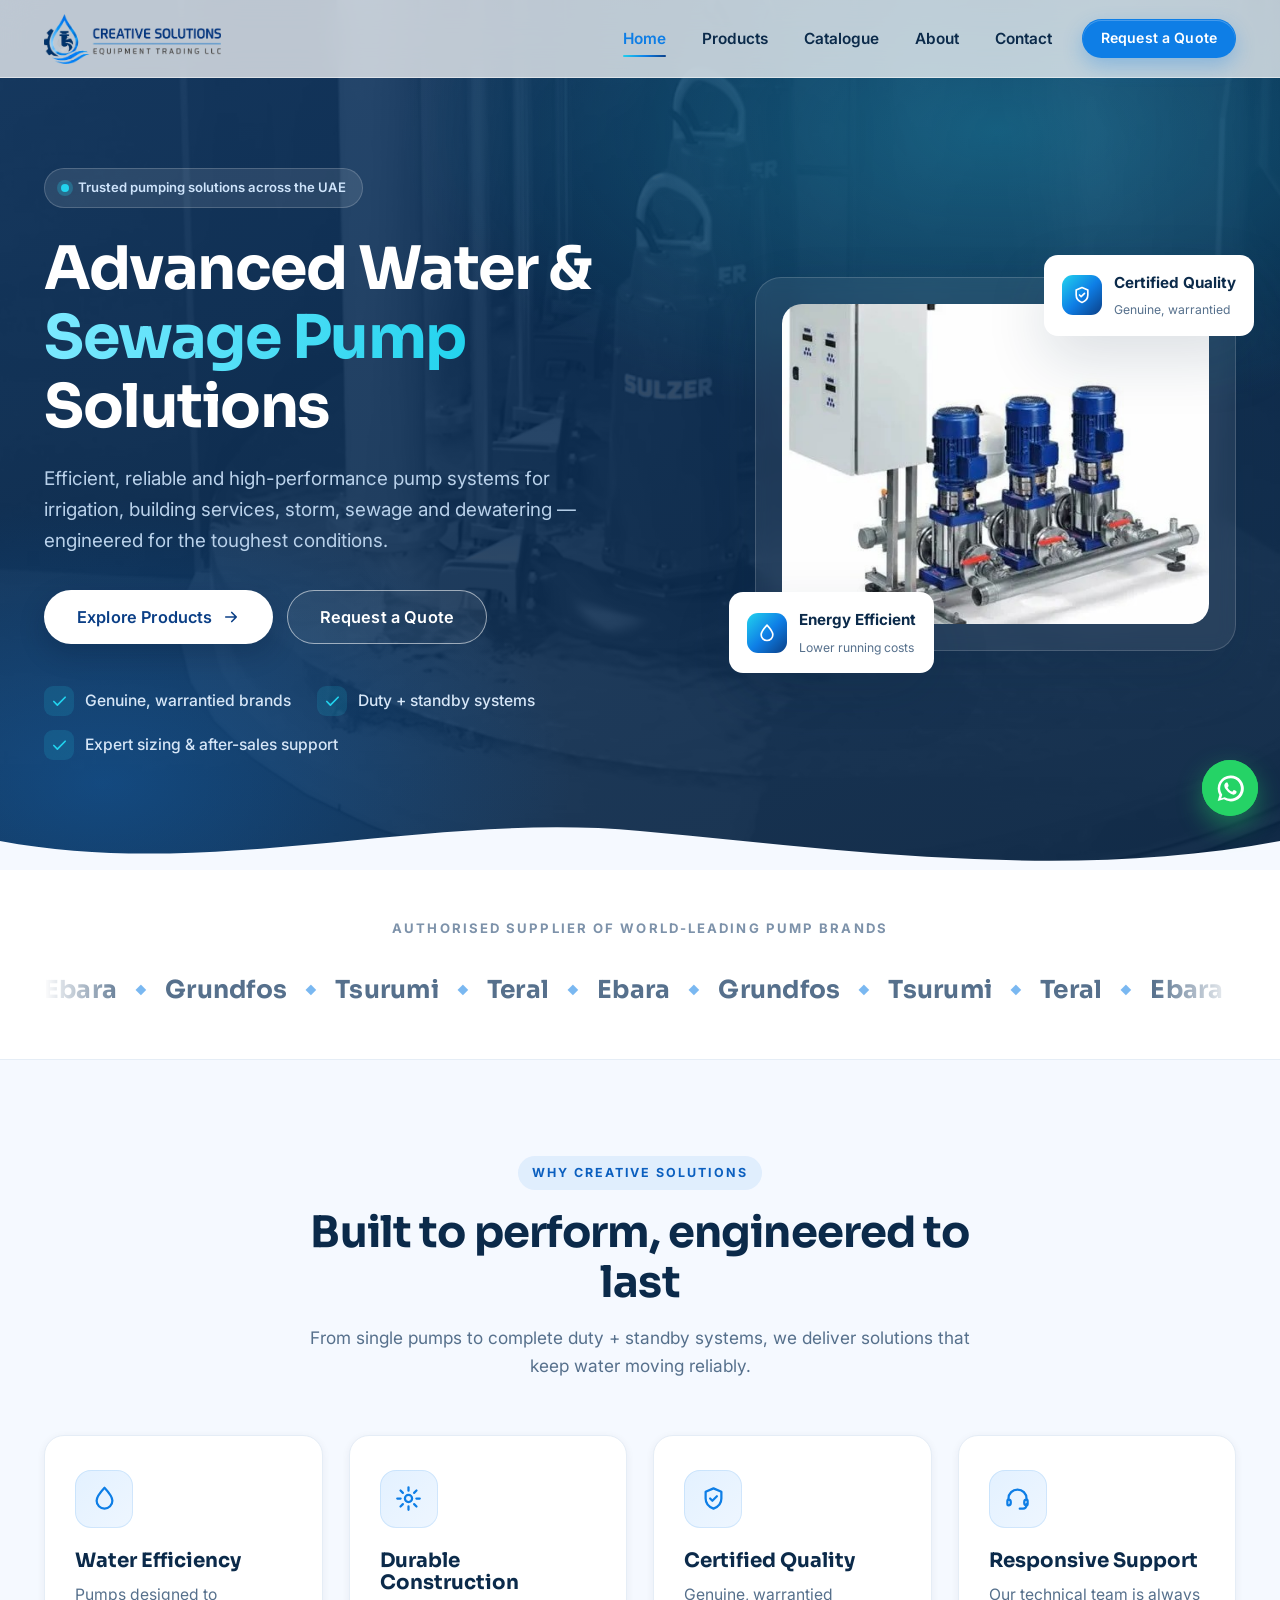
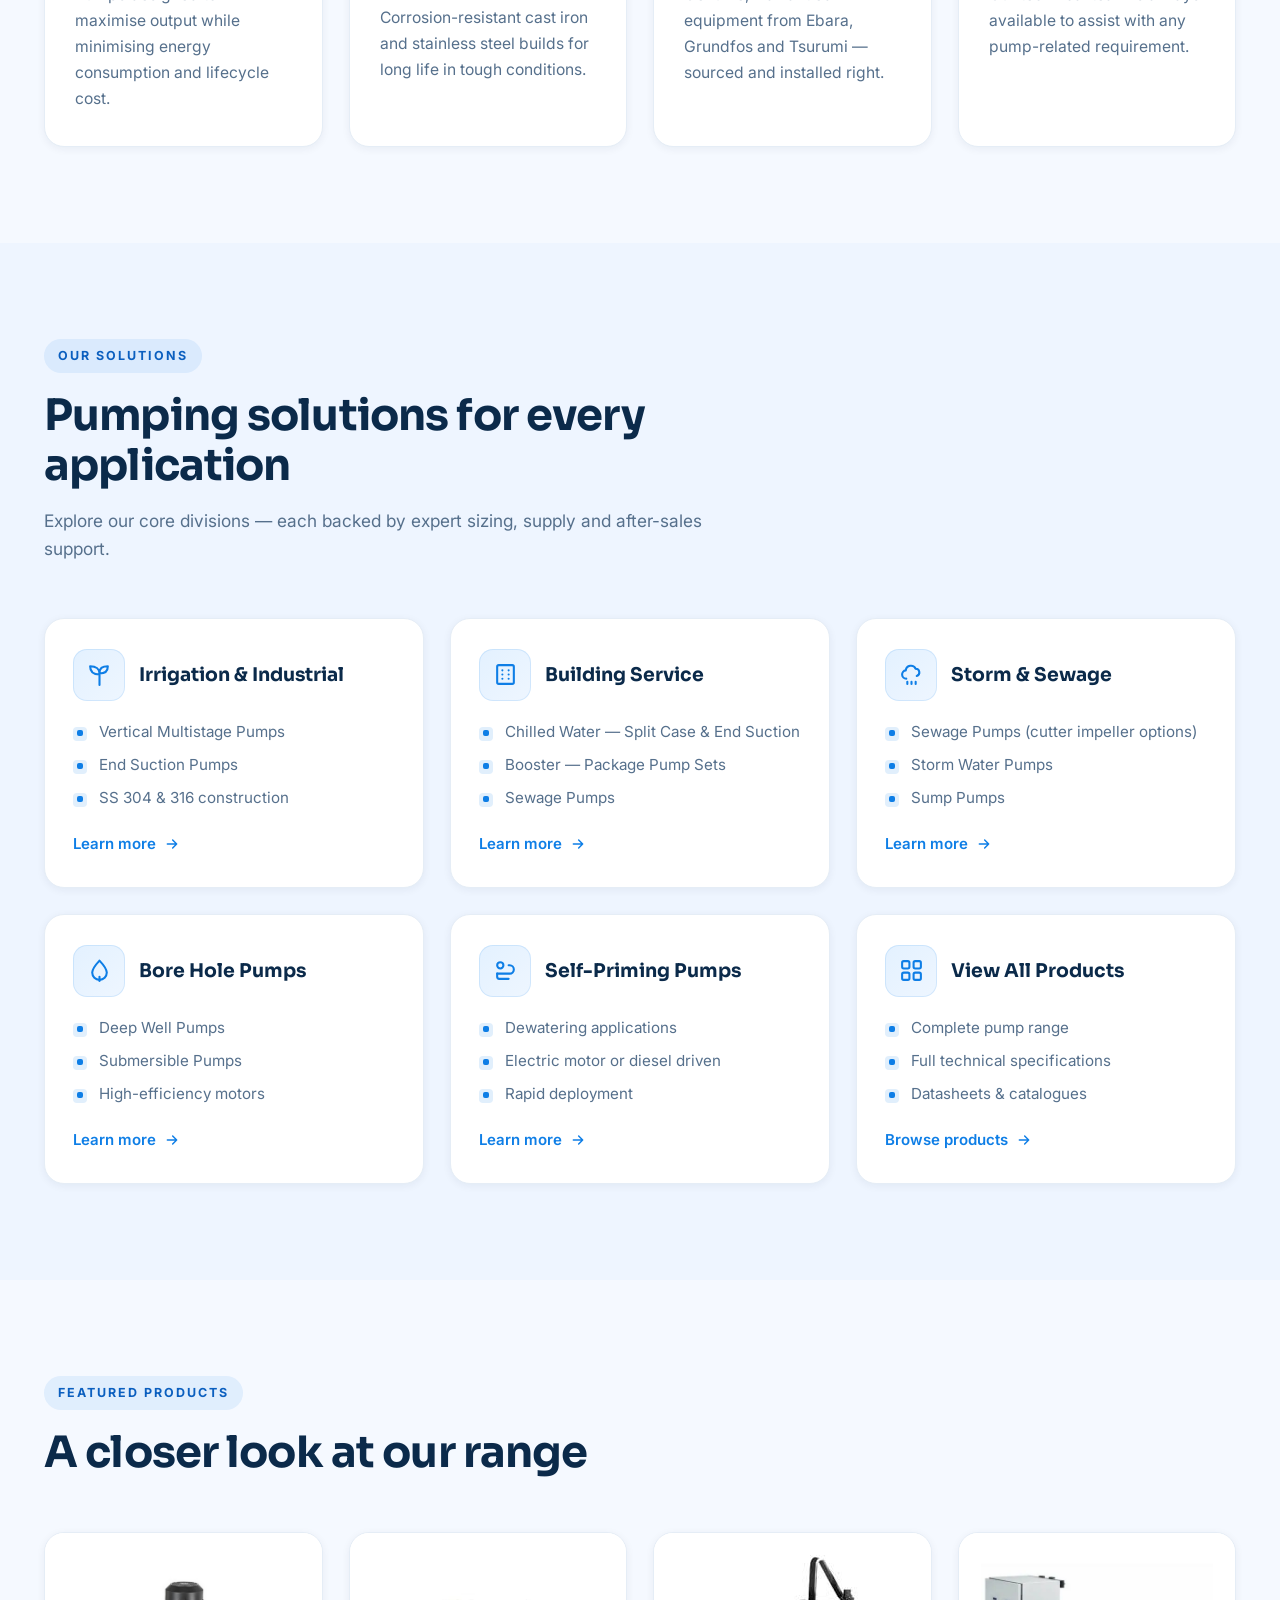
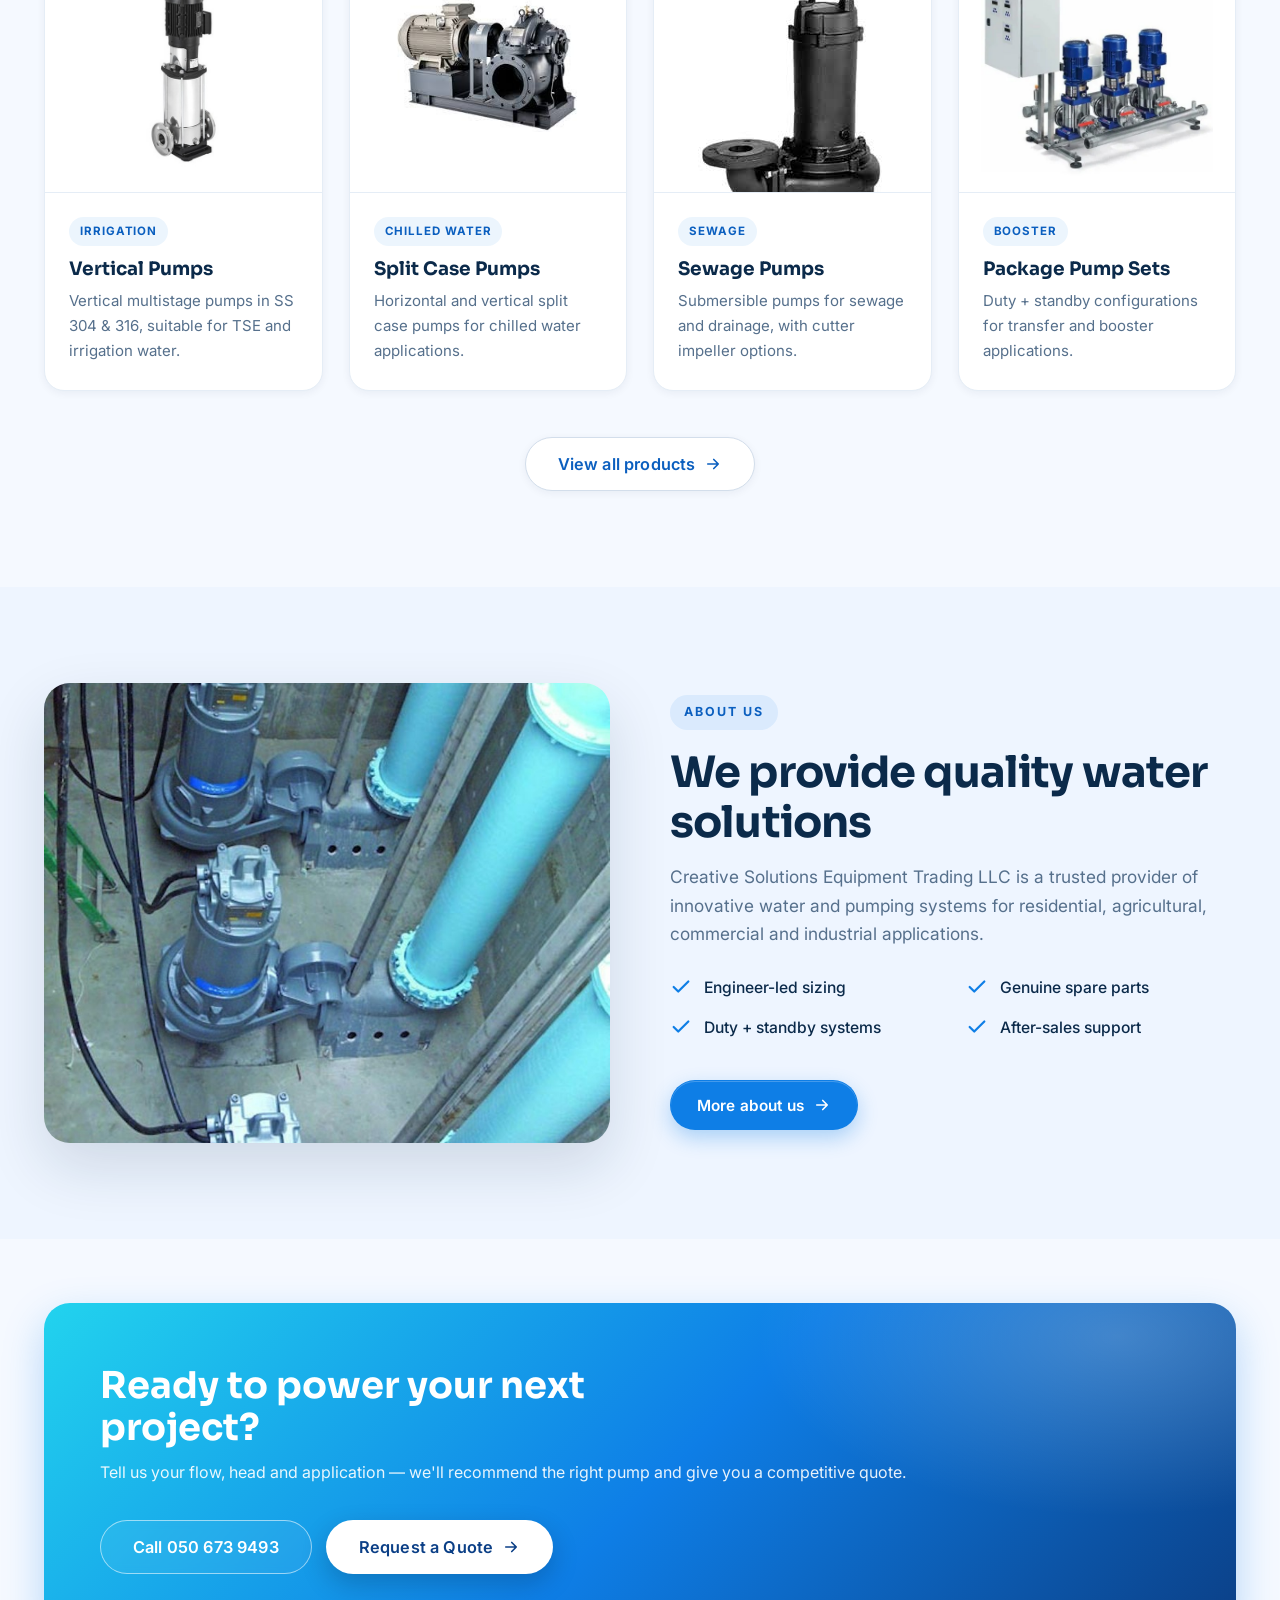
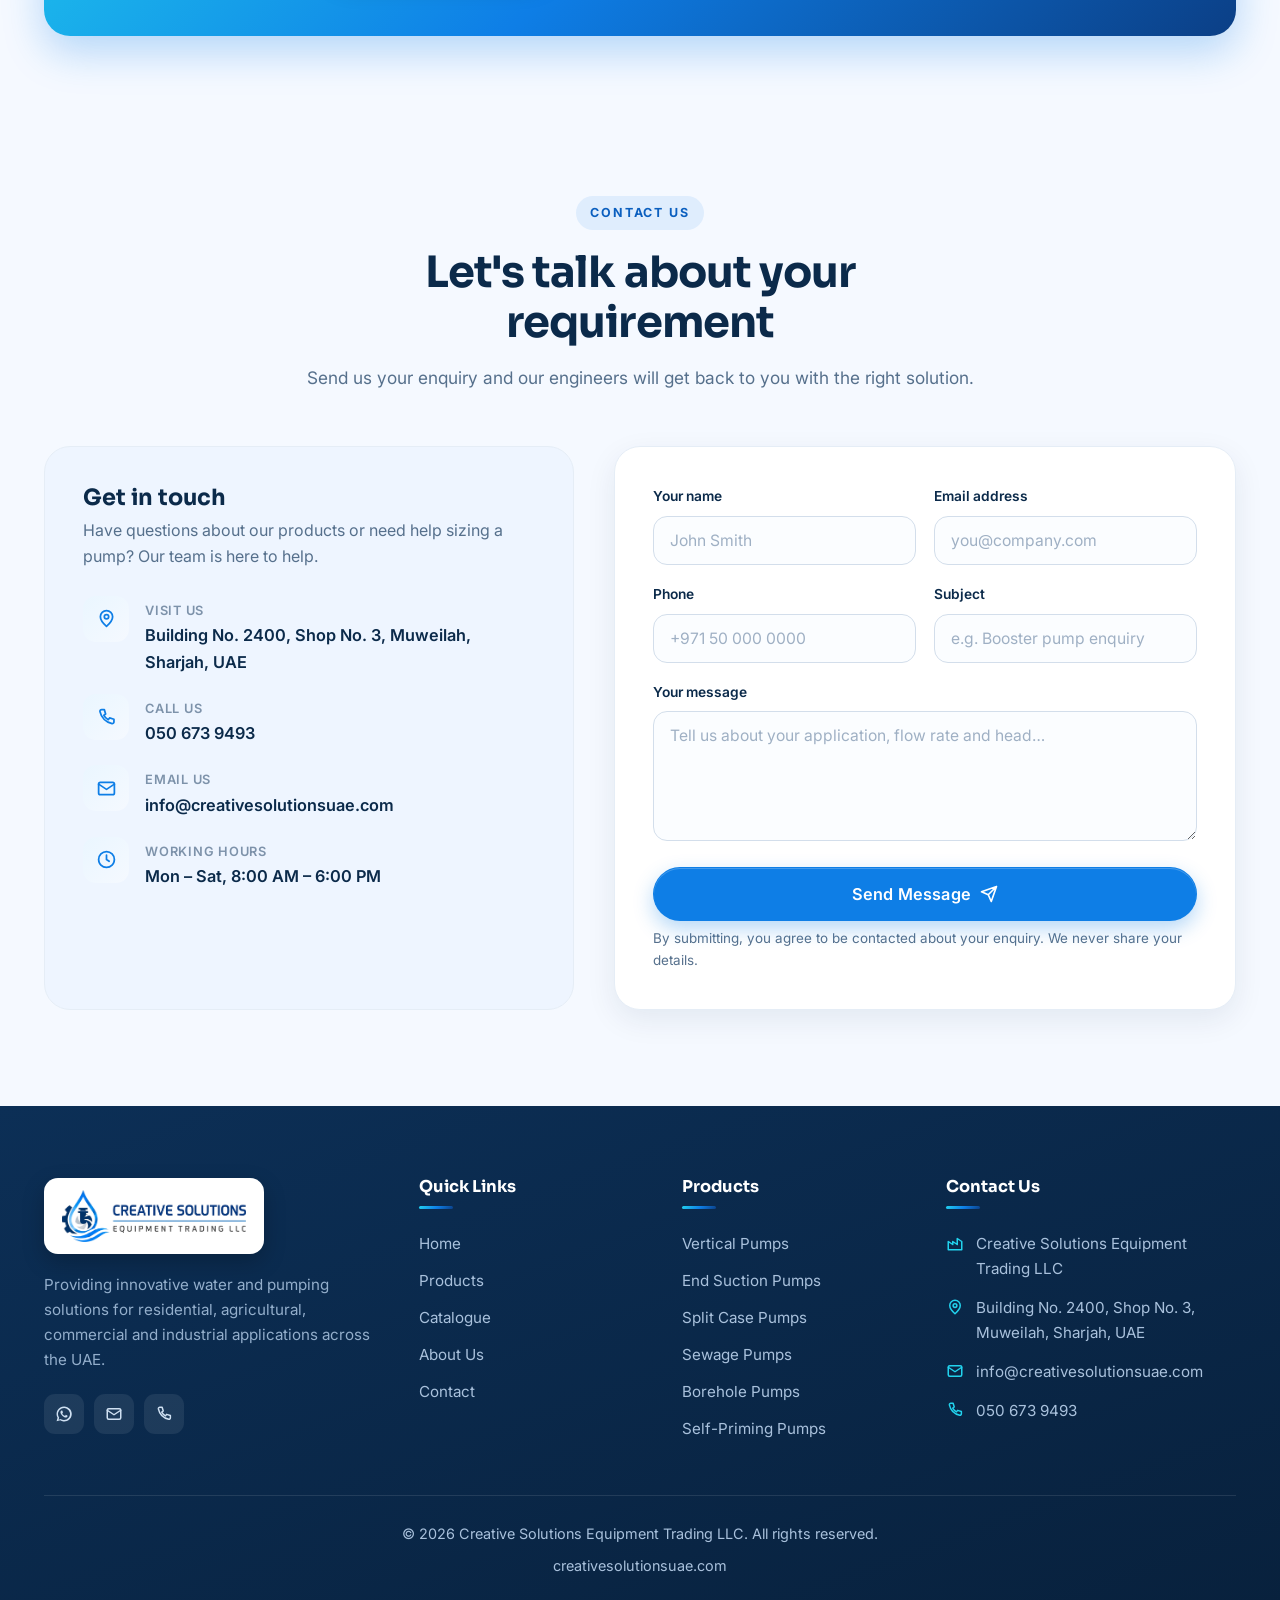
<file: index.html>
<!DOCTYPE html>
<html lang="en">
<head>
  <meta charset="UTF-8" />
  <meta name="viewport" content="width=device-width, initial-scale=1.0" />
  <title>Creative Solutions Equipment Trading LLC | Water &amp; Pumping Solutions</title>
  <meta name="description" content="Creative Solutions Equipment Trading LLC — UAE supplier of Ebara, Grundfos and Tsurumi water & sewage pumps for irrigation, building services, storm, sewage and dewatering." />
  <meta name="robots" content="index, follow, max-image-preview:large, max-snippet:-1" />
  <link rel="canonical" href="https://creativesolutionsuae.com/" />
  <meta name="author" content="Creative Solutions Equipment Trading LLC" />
  <meta name="theme-color" content="#08213d" />
  <link rel="icon" type="image/png" href="assets/img/favicon.png" />
  <link rel="apple-touch-icon" href="assets/img/favicon.png" />
  <meta property="og:site_name" content="Creative Solutions Equipment Trading LLC" />
  <meta property="og:type" content="website" />
  <meta property="og:title" content="Creative Solutions Equipment Trading LLC | Water &amp; Pumping Solutions" />
  <meta property="og:description" content="Creative Solutions Equipment Trading LLC — UAE supplier of Ebara, Grundfos and Tsurumi water & sewage pumps for irrigation, building services, storm, sewage and dewatering." />
  <meta property="og:url" content="https://creativesolutionsuae.com/" />
  <meta property="og:image" content="https://creativesolutionsuae.com/assets/img/og-image.png" />
  <meta property="og:locale" content="en_AE" />
  <meta name="twitter:card" content="summary_large_image" />
  <meta name="twitter:title" content="Creative Solutions Equipment Trading LLC | Water &amp; Pumping Solutions" />
  <meta name="twitter:description" content="Creative Solutions Equipment Trading LLC — UAE supplier of Ebara, Grundfos and Tsurumi water & sewage pumps for irrigation, building services, storm, sewage and dewatering." />
  <meta name="twitter:image" content="https://creativesolutionsuae.com/assets/img/og-image.png" />
  <link rel="preconnect" href="https://fonts.googleapis.com" />
  <link rel="preconnect" href="https://fonts.gstatic.com" crossorigin />
  <link href="https://fonts.googleapis.com/css2?family=Inter:wght@400;500;600;700&family=Sora:wght@600;700;800&display=swap" rel="stylesheet" />
  <link rel="stylesheet" href="assets/css/styles.css" />
  <script type="application/ld+json">{"@context":"https://schema.org","@type":"Organization","name":"Creative Solutions Equipment Trading LLC","url":"https://creativesolutionsuae.com/","logo":"https://creativesolutionsuae.com/assets/img/logo-icon.png","image":"https://creativesolutionsuae.com/assets/img/og-image.png","email":"info@creativesolutionsuae.com","telephone":"+971506739493","address":{"@type":"PostalAddress","streetAddress":"Building No. 2400, Shop No. 3, Muweilah","addressLocality":"Sharjah","addressCountry":"AE"},"areaServed":"AE","description":"UAE supplier of Ebara, Grundfos and Tsurumi water & sewage pumping solutions for irrigation, building services, storm, sewage and dewatering."}</script>
</head>
<body>
  <header class="nav" id="nav">
    <div class="container">
      <a class="brand" href="index.html" aria-label="Creative Solutions Equipment Trading LLC home">
        <img class="brand-full" src="assets/img/logo.png" alt="Creative Solutions Equipment Trading LLC" />
      </a>
      <nav class="nav-links" id="navLinks">
        <a class="nav-link active" href="index.html">Home</a>
        <a class="nav-link" href="pages/products.html">Products</a>
        <a class="nav-link" href="pages/catalogue.html">Catalogue</a>
        <a class="nav-link" href="pages/about.html">About</a>
        <a class="nav-link" href="pages/contact.html">Contact</a>
        <span class="nav-cta"><a class="btn btn-primary btn-sm" href="pages/contact.html">Request a Quote</a></span>
      </nav>
      <button class="nav-toggle" id="navToggle" aria-label="Toggle menu" aria-expanded="false"><span></span></button>
    </div>
  </header>

  <section class="hero">
    <div class="container">
      <div class="hero-copy">
        <span class="hero-badge"><span class="dot"></span> Trusted pumping solutions across the UAE</span>
        <h1>Advanced Water &amp; <span class="grad">Sewage Pump</span> Solutions</h1>
        <p class="lead">Efficient, reliable and high-performance pump systems for irrigation, building services, storm, sewage and dewatering — engineered for the toughest conditions.</p>
        <div class="hero-actions">
          <a class="btn btn-white btn-lg" href="pages/products.html">Explore Products <svg viewBox="0 0 24 24" fill="none" stroke="currentColor" stroke-width="2.2" stroke-linecap="round" stroke-linejoin="round"><path d="M5 12h14M13 6l6 6-6 6"/></svg></a>
          <a class="btn btn-ghost btn-lg" href="pages/contact.html">Request a Quote</a>
        </div>
        <div class="hero-trust">
          <span class="hero-trust-item"><span class="tick"><svg viewBox="0 0 24 24" fill="none" stroke="currentColor" stroke-width="2.4" stroke-linecap="round" stroke-linejoin="round"><path d="M20 6 9 17l-5-5"/></svg></span> Genuine, warrantied brands</span>
          <span class="hero-trust-item"><span class="tick"><svg viewBox="0 0 24 24" fill="none" stroke="currentColor" stroke-width="2.4" stroke-linecap="round" stroke-linejoin="round"><path d="M20 6 9 17l-5-5"/></svg></span> Duty + standby systems</span>
          <span class="hero-trust-item"><span class="tick"><svg viewBox="0 0 24 24" fill="none" stroke="currentColor" stroke-width="2.4" stroke-linecap="round" stroke-linejoin="round"><path d="M20 6 9 17l-5-5"/></svg></span> Expert sizing &amp; after-sales support</span>
        </div>
      </div>
      <div class="hero-visual reveal">
        <div class="hero-card"><img src="assets/img/package.jpg" alt="High-performance package pump set" /></div>
        <div class="hero-float f1"><span class="ic"><svg viewBox="0 0 24 24" fill="none" stroke="currentColor" stroke-width="2" stroke-linecap="round" stroke-linejoin="round"><path d="M12 2.5S5 10 5 14a7 7 0 0 0 14 0c0-4-7-11.5-7-11.5Z"/></svg></span><span><span class="t">Energy Efficient</span><br /><span class="s">Lower running costs</span></span></div>
        <div class="hero-float f2"><span class="ic"><svg viewBox="0 0 24 24" fill="none" stroke="currentColor" stroke-width="2" stroke-linecap="round" stroke-linejoin="round"><path d="M12 3l7 3v6c0 4.5-3 7.5-7 9-4-1.5-7-4.5-7-9V6l7-3Z"/><path d="m9 12 2 2 4-4"/></svg></span><span><span class="t">Certified Quality</span><br /><span class="s">Genuine, warrantied</span></span></div>
      </div>
    </div>
    <div class="wave-divider"><svg viewBox="0 0 1440 70" preserveAspectRatio="none"><path fill="#f5f9ff" d="M0,40 C240,80 480,10 720,30 C960,50 1200,80 1440,40 L1440,70 L0,70 Z"></path></svg></div>
  </section>

  <section class="brands">
    <div class="container">
      <p class="brands-title">Authorised supplier of world-leading pump brands</p>
      <div class="marquee"><div class="marquee-track brand-words"><span class="brand-word">Ebara</span><span class="brand-dot">◆</span><span class="brand-word">Grundfos</span><span class="brand-dot">◆</span><span class="brand-word">Tsurumi</span><span class="brand-dot">◆</span><span class="brand-word">Teral</span><span class="brand-dot">◆</span><span class="brand-word">Ebara</span><span class="brand-dot">◆</span><span class="brand-word">Grundfos</span><span class="brand-dot">◆</span><span class="brand-word">Tsurumi</span><span class="brand-dot">◆</span><span class="brand-word">Teral</span><span class="brand-dot">◆</span><span class="brand-word">Ebara</span><span class="brand-dot">◆</span><span class="brand-word">Grundfos</span><span class="brand-dot">◆</span><span class="brand-word">Tsurumi</span><span class="brand-dot">◆</span><span class="brand-word">Teral</span><span class="brand-dot">◆</span><span class="brand-word">Ebara</span><span class="brand-dot">◆</span><span class="brand-word">Grundfos</span><span class="brand-dot">◆</span><span class="brand-word">Tsurumi</span><span class="brand-dot">◆</span><span class="brand-word">Teral</span><span class="brand-dot">◆</span><span class="brand-word">Ebara</span><span class="brand-dot">◆</span><span class="brand-word">Grundfos</span><span class="brand-dot">◆</span><span class="brand-word">Tsurumi</span><span class="brand-dot">◆</span><span class="brand-word">Teral</span><span class="brand-dot">◆</span><span class="brand-word">Ebara</span><span class="brand-dot">◆</span><span class="brand-word">Grundfos</span><span class="brand-dot">◆</span><span class="brand-word">Tsurumi</span><span class="brand-dot">◆</span><span class="brand-word">Teral</span><span class="brand-dot">◆</span><span class="brand-word">Ebara</span><span class="brand-dot">◆</span><span class="brand-word">Grundfos</span><span class="brand-dot">◆</span><span class="brand-word">Tsurumi</span><span class="brand-dot">◆</span><span class="brand-word">Teral</span><span class="brand-dot">◆</span><span class="brand-word">Ebara</span><span class="brand-dot">◆</span><span class="brand-word">Grundfos</span><span class="brand-dot">◆</span><span class="brand-word">Tsurumi</span><span class="brand-dot">◆</span><span class="brand-word">Teral</span><span class="brand-dot">◆</span></div></div>
    </div>
  </section>

  <section class="section">
    <div class="container">
      <div class="section-head center reveal">
        <span class="eyebrow">Why Creative Solutions</span>
        <h2 class="section-title">Built to perform, engineered to last</h2>
        <p class="section-sub">From single pumps to complete duty + standby systems, we deliver solutions that keep water moving reliably.</p>
      </div>
      <div class="grid grid-4">
        <div class="feature reveal"><span class="ic"><svg viewBox="0 0 24 24" fill="none" stroke="currentColor" stroke-width="2" stroke-linecap="round" stroke-linejoin="round"><path d="M12 2.5S5 10 5 14a7 7 0 0 0 14 0c0-4-7-11.5-7-11.5Z"/></svg></span><h3>Water Efficiency</h3><p>Pumps designed to maximise output while minimising energy consumption and lifecycle cost.</p></div>
        <div class="feature reveal d1"><span class="ic"><svg viewBox="0 0 24 24" fill="none" stroke="currentColor" stroke-width="2" stroke-linecap="round" stroke-linejoin="round"><circle cx="12" cy="12" r="3.2"/><path d="M12 2v3M12 19v3M2 12h3M19 12h3M4.9 4.9l2.1 2.1M17 17l2.1 2.1M19.1 4.9 17 7M7 17l-2.1 2.1"/></svg></span><h3>Durable Construction</h3><p>Corrosion-resistant cast iron and stainless steel builds for long life in tough conditions.</p></div>
        <div class="feature reveal d2"><span class="ic"><svg viewBox="0 0 24 24" fill="none" stroke="currentColor" stroke-width="2" stroke-linecap="round" stroke-linejoin="round"><path d="M12 3l7 3v6c0 4.5-3 7.5-7 9-4-1.5-7-4.5-7-9V6l7-3Z"/><path d="m9 12 2 2 4-4"/></svg></span><h3>Certified Quality</h3><p>Genuine, warrantied equipment from Ebara, Grundfos and Tsurumi — sourced and installed right.</p></div>
        <div class="feature reveal d3"><span class="ic"><svg viewBox="0 0 24 24" fill="none" stroke="currentColor" stroke-width="2" stroke-linecap="round" stroke-linejoin="round"><path d="M4 13v-1a8 8 0 0 1 16 0v1"/><path d="M4 13a2 2 0 0 1 2 2v1a2 2 0 0 1-2 2 1 1 0 0 1-1-1v-3a1 1 0 0 1 1-1Zm16 0a2 2 0 0 0-2 2v1a2 2 0 0 0 2 2 1 1 0 0 0 1-1v-3a1 1 0 0 0-1-1Z"/><path d="M20 17v1a3 3 0 0 1-3 3h-3"/></svg></span><h3>Responsive Support</h3><p>Our technical team is always available to assist with any pump-related requirement.</p></div>
      </div>
    </div>
  </section>

  <section class="section bg-soft" id="solutions">
    <div class="container">
      <div class="section-head reveal">
        <span class="eyebrow">Our Solutions</span>
        <h2 class="section-title">Pumping solutions for every application</h2>
        <p class="section-sub">Explore our core divisions — each backed by expert sizing, supply and after-sales support.</p>
      </div>
      <div class="grid grid-3">
        <a class="sol-card reveal" href="pages/irrigation-industrial.html">
          <div class="sol-head"><span class="sol-ic"><svg viewBox="0 0 24 24" fill="none" stroke="currentColor" stroke-width="2" stroke-linecap="round" stroke-linejoin="round"><path d="M12 22V11M12 11c0-4-3-7-9-7 0 5 3 8 9 8Zm0-1c0-3.5 2.5-6 8-6 0 4.5-3 7-8 7Z"/></svg></span><h3>Irrigation &amp; Industrial</h3></div>
          <ul class="sol-list"><li>Vertical Multistage Pumps</li><li>End Suction Pumps</li><li>SS 304 &amp; 316 construction</li></ul>
          <span class="sol-more">Learn more <svg viewBox="0 0 24 24" fill="none" stroke="currentColor" stroke-width="2.2" stroke-linecap="round" stroke-linejoin="round"><path d="M5 12h14M13 6l6 6-6 6"/></svg></span>
        </a>
        <a class="sol-card reveal d1" href="pages/building-service.html">
          <div class="sol-head"><span class="sol-ic"><svg viewBox="0 0 24 24" fill="none" stroke="currentColor" stroke-width="2" stroke-linecap="round" stroke-linejoin="round"><rect x="4" y="3" width="16" height="18" rx="1.5"/><path d="M9 8h.01M9 12h.01M9 16h.01M15 8h.01M15 12h.01M15 16h.01"/></svg></span><h3>Building Service</h3></div>
          <ul class="sol-list"><li>Chilled Water — Split Case &amp; End Suction</li><li>Booster — Package Pump Sets</li><li>Sewage Pumps</li></ul>
          <span class="sol-more">Learn more <svg viewBox="0 0 24 24" fill="none" stroke="currentColor" stroke-width="2.2" stroke-linecap="round" stroke-linejoin="round"><path d="M5 12h14M13 6l6 6-6 6"/></svg></span>
        </a>
        <a class="sol-card reveal d2" href="pages/storm-sewage.html">
          <div class="sol-head"><span class="sol-ic"><svg viewBox="0 0 24 24" fill="none" stroke="currentColor" stroke-width="2" stroke-linecap="round" stroke-linejoin="round"><path d="M7 16a4 4 0 0 1-.5-7.97A5 5 0 0 1 16 6.5a3.5 3.5 0 0 1 1 6.86"/><path d="M8 19v2M12 19v2M16 19v2"/></svg></span><h3>Storm &amp; Sewage</h3></div>
          <ul class="sol-list"><li>Sewage Pumps (cutter impeller options)</li><li>Storm Water Pumps</li><li>Sump Pumps</li></ul>
          <span class="sol-more">Learn more <svg viewBox="0 0 24 24" fill="none" stroke="currentColor" stroke-width="2.2" stroke-linecap="round" stroke-linejoin="round"><path d="M5 12h14M13 6l6 6-6 6"/></svg></span>
        </a>
        <a class="sol-card reveal" href="pages/borehole-pumps.html">
          <div class="sol-head"><span class="sol-ic"><svg viewBox="0 0 24 24" fill="none" stroke="currentColor" stroke-width="2" stroke-linecap="round" stroke-linejoin="round"><path d="M12 2.5S5 10 5 14a7 7 0 0 0 14 0c0-4-7-11.5-7-11.5Z"/><path d="M12 22v-4"/></svg></span><h3>Bore Hole Pumps</h3></div>
          <ul class="sol-list"><li>Deep Well Pumps</li><li>Submersible Pumps</li><li>High-efficiency motors</li></ul>
          <span class="sol-more">Learn more <svg viewBox="0 0 24 24" fill="none" stroke="currentColor" stroke-width="2.2" stroke-linecap="round" stroke-linejoin="round"><path d="M5 12h14M13 6l6 6-6 6"/></svg></span>
        </a>
        <a class="sol-card reveal d1" href="pages/self-priming.html">
          <div class="sol-head"><span class="sol-ic"><svg viewBox="0 0 24 24" fill="none" stroke="currentColor" stroke-width="2" stroke-linecap="round" stroke-linejoin="round"><path d="M4 15h12a4 4 0 0 0 0-8h-1"/><path d="M4 15v3a2 2 0 0 0 2 2h9"/><circle cx="7" cy="7" r="3"/></svg></span><h3>Self-Priming Pumps</h3></div>
          <ul class="sol-list"><li>Dewatering applications</li><li>Electric motor or diesel driven</li><li>Rapid deployment</li></ul>
          <span class="sol-more">Learn more <svg viewBox="0 0 24 24" fill="none" stroke="currentColor" stroke-width="2.2" stroke-linecap="round" stroke-linejoin="round"><path d="M5 12h14M13 6l6 6-6 6"/></svg></span>
        </a>
        <a class="sol-card reveal d2" href="pages/products.html">
          <div class="sol-head"><span class="sol-ic"><svg viewBox="0 0 24 24" fill="none" stroke="currentColor" stroke-width="2" stroke-linecap="round" stroke-linejoin="round"><rect x="3" y="3" width="7" height="7" rx="1.5"/><rect x="14" y="3" width="7" height="7" rx="1.5"/><rect x="3" y="14" width="7" height="7" rx="1.5"/><rect x="14" y="14" width="7" height="7" rx="1.5"/></svg></span><h3>View All Products</h3></div>
          <ul class="sol-list"><li>Complete pump range</li><li>Full technical specifications</li><li>Datasheets &amp; catalogues</li></ul>
          <span class="sol-more">Browse products <svg viewBox="0 0 24 24" fill="none" stroke="currentColor" stroke-width="2.2" stroke-linecap="round" stroke-linejoin="round"><path d="M5 12h14M13 6l6 6-6 6"/></svg></span>
        </a>
      </div>
    </div>
  </section>

  <section class="section">
    <div class="container">
      <div class="section-head reveal"><span class="eyebrow">Featured Products</span><h2 class="section-title">A closer look at our range</h2></div>
      <div class="grid grid-4">
        <article class="product-card reveal">
          <div class="product-media"><img src="assets/img/vertical_pumps.jpg" alt="Vertical Pumps" /></div>
          <div class="product-body"><span class="product-tag">Irrigation</span><h3>Vertical Pumps</h3><p>Vertical multistage pumps in SS 304 &amp; 316, suitable for TSE and irrigation water.</p></div>
        </article>
        <article class="product-card reveal d1">
          <div class="product-media"><img src="assets/img/split_case.jpg" alt="Split Case Pumps" /></div>
          <div class="product-body"><span class="product-tag">Chilled Water</span><h3>Split Case Pumps</h3><p>Horizontal and vertical split case pumps for chilled water applications.</p></div>
        </article>
        <article class="product-card reveal d2">
          <div class="product-media"><img src="assets/img/sewage_pump.jpg" alt="Sewage Pumps" /></div>
          <div class="product-body"><span class="product-tag">Sewage</span><h3>Sewage Pumps</h3><p>Submersible pumps for sewage and drainage, with cutter impeller options.</p></div>
        </article>
        <article class="product-card reveal d3">
          <div class="product-media"><img src="assets/img/package.jpg" alt="Package Pump Sets" /></div>
          <div class="product-body"><span class="product-tag">Booster</span><h3>Package Pump Sets</h3><p>Duty + standby configurations for transfer and booster applications.</p></div>
        </article>
      </div>
      <div style="text-align:center;margin-top:46px" class="reveal">
        <a class="btn btn-outline btn-lg" href="pages/products.html">View all products <svg viewBox="0 0 24 24" fill="none" stroke="currentColor" stroke-width="2.2" stroke-linecap="round" stroke-linejoin="round"><path d="M5 12h14M13 6l6 6-6 6"/></svg></a>
      </div>
    </div>
  </section>

  <section class="section bg-soft">
    <div class="container">
      <div class="about-grid">
        <div class="about-visual reveal">
          <img src="assets/img/storm.jpg" alt="Creative Solutions pumping systems" />        </div>
        <div class="about-copy reveal d1">
          <span class="eyebrow">About Us</span>
          <h2 class="section-title">We provide quality water solutions</h2>
          <p class="section-sub">Creative Solutions Equipment Trading LLC is a trusted provider of innovative water and pumping systems for residential, agricultural, commercial and industrial applications.</p>
          <ul class="check-list">
            <li><svg viewBox="0 0 24 24" fill="none" stroke="currentColor" stroke-width="2.4" stroke-linecap="round" stroke-linejoin="round"><path d="M20 6 9 17l-5-5"/></svg>Engineer-led sizing</li>
            <li><svg viewBox="0 0 24 24" fill="none" stroke="currentColor" stroke-width="2.4" stroke-linecap="round" stroke-linejoin="round"><path d="M20 6 9 17l-5-5"/></svg>Genuine spare parts</li>
            <li><svg viewBox="0 0 24 24" fill="none" stroke="currentColor" stroke-width="2.4" stroke-linecap="round" stroke-linejoin="round"><path d="M20 6 9 17l-5-5"/></svg>Duty + standby systems</li>
            <li><svg viewBox="0 0 24 24" fill="none" stroke="currentColor" stroke-width="2.4" stroke-linecap="round" stroke-linejoin="round"><path d="M20 6 9 17l-5-5"/></svg>After-sales support</li>
          </ul>
          <a class="btn btn-primary" href="pages/about.html" style="margin-top:8px">More about us <svg viewBox="0 0 24 24" fill="none" stroke="currentColor" stroke-width="2.2" stroke-linecap="round" stroke-linejoin="round"><path d="M5 12h14M13 6l6 6-6 6"/></svg></a>
        </div>
      </div>
    </div>
  </section>

  <section class="section-sm">
    <div class="container">
      <div class="cta-band reveal">
        <div class="inner">
          <div>
            <h2>Ready to power your next project?</h2>
            <p>Tell us your flow, head and application — we'll recommend the right pump and give you a competitive quote.</p>
          </div>
          <div style="display:flex;gap:14px;flex-wrap:wrap">
            <a class="btn btn-ghost btn-lg" href="tel:0506739493">Call 050 673 9493</a>
            <a class="btn btn-white btn-lg" href="pages/contact.html">Request a Quote <svg viewBox="0 0 24 24" fill="none" stroke="currentColor" stroke-width="2.2" stroke-linecap="round" stroke-linejoin="round"><path d="M5 12h14M13 6l6 6-6 6"/></svg></a>
          </div>
        </div>
      </div>
    </div>
  </section>

  <section class="section" id="contact">
    <div class="container">
      <div class="section-head center reveal">
        <span class="eyebrow">Contact Us</span>
        <h2 class="section-title">Let's talk about your requirement</h2>
        <p class="section-sub">Send us your enquiry and our engineers will get back to you with the right solution.</p>
      </div>
      <div class="contact-grid">
        <div class="reveal">
          <div class="contact-panel">
            <h3>Get in touch</h3>
            <p>Have questions about our products or need help sizing a pump? Our team is here to help.</p>
            <ul class="contact-info-list">
              <li><span class="ic"><svg viewBox="0 0 24 24" fill="none" stroke="currentColor" stroke-width="2" stroke-linecap="round" stroke-linejoin="round"><path d="M12 21s7-6.2 7-11a7 7 0 1 0-14 0c0 4.8 7 11 7 11Z"/><circle cx="12" cy="10" r="2.5"/></svg></span><span><span class="t">Visit us</span><br /><span class="v">Building No. 2400, Shop No. 3, Muweilah, Sharjah, UAE</span></span></li>
              <li><span class="ic"><svg viewBox="0 0 24 24" fill="none" stroke="currentColor" stroke-width="2" stroke-linecap="round" stroke-linejoin="round"><path d="M6.5 3h3l1.5 5-2 1.5a12 12 0 0 0 5 5l1.5-2 5 1.5v3a2 2 0 0 1-2.2 2A18 18 0 0 1 4.5 5.2 2 2 0 0 1 6.5 3Z"/></svg></span><span><span class="t">Call us</span><br /><a class="v" href="tel:0506739493">050 673 9493</a></span></li>
              <li><span class="ic"><svg viewBox="0 0 24 24" fill="none" stroke="currentColor" stroke-width="2" stroke-linecap="round" stroke-linejoin="round"><rect x="3" y="5" width="18" height="14" rx="2"/><path d="m3 7 9 6 9-6"/></svg></span><span><span class="t">Email us</span><br /><a class="v" href="mailto:info@creativesolutionsuae.com">info@creativesolutionsuae.com</a></span></li>
              <li><span class="ic"><svg viewBox="0 0 24 24" fill="none" stroke="currentColor" stroke-width="2" stroke-linecap="round" stroke-linejoin="round"><circle cx="12" cy="12" r="9"/><path d="M12 7v5l3 2"/></svg></span><span><span class="t">Working hours</span><br /><span class="v">Mon – Sat, 8:00 AM – 6:00 PM</span></span></li>
            </ul>
          </div>
        </div>
        <div class="form-card reveal d1">
          <form id="contactForm" action="/api/contact" method="POST">
            <input type="checkbox" name="botcheck" style="display:none" tabindex="-1" autocomplete="off" />
            <div class="form-row">
              <div class="field"><label>Your name</label><input type="text" name="name" placeholder="John Smith" required /></div>
              <div class="field"><label>Email address</label><input type="email" name="email" placeholder="you@company.com" required /></div>
            </div>
            <div class="form-row">
              <div class="field"><label>Phone</label><input type="tel" name="phone" placeholder="+971 50 000 0000" /></div>
              <div class="field"><label>Subject</label><input type="text" name="enquiry_subject" placeholder="e.g. Booster pump enquiry" /></div>
            </div>
            <div class="field"><label>Your message</label><textarea name="message" placeholder="Tell us about your application, flow rate and head…" required></textarea></div>
            <button type="submit" class="btn btn-primary btn-block btn-lg">Send Message <svg viewBox="0 0 24 24" fill="none" stroke="currentColor" stroke-width="2.2" stroke-linecap="round" stroke-linejoin="round"><path d="M22 2 11 13M22 2l-7 20-4-9-9-4 20-7Z"/></svg></button>
            <p class="form-note">By submitting, you agree to be contacted about your enquiry. We never share your details.</p>
          </form>
        </div>
      </div>
    </div>
  </section>
  <script type="application/ld+json">[{"@context":"https://schema.org","@type":"LocalBusiness","@id":"https://creativesolutionsuae.com/#business","name":"Creative Solutions Equipment Trading LLC","url":"https://creativesolutionsuae.com/","image":"https://creativesolutionsuae.com/assets/img/og-image.png","logo":"https://creativesolutionsuae.com/assets/img/logo-icon.png","telephone":"+971506739493","email":"info@creativesolutionsuae.com","priceRange":"$$","address":{"@type":"PostalAddress","streetAddress":"Building No. 2400, Shop No. 3, Muweilah","addressLocality":"Sharjah","addressRegion":"Sharjah","addressCountry":"AE"},"areaServed":{"@type":"Country","name":"United Arab Emirates"},"openingHours":"Mo-Sa 08:00-18:00","description":"Supplier of high-performance water and sewage pumping systems across the UAE — Ebara, Grundfos and Tsurumi."},{"@context":"https://schema.org","@type":"WebSite","url":"https://creativesolutionsuae.com/","name":"Creative Solutions Equipment Trading LLC"}]</script>

  <footer class="footer">
    <div class="container">
      <div class="footer-grid">
        <div>
          <a class="brand footer-brand" href="index.html">
            <span class="footer-logo-wrap"><img class="brand-full" src="assets/img/logo.png" alt="Creative Solutions Equipment Trading LLC" /></span>
          </a>
          <p>Providing innovative water and pumping solutions for residential, agricultural, commercial and industrial applications across the UAE.</p>
          <div class="social" style="margin-top:22px">
            <a href="https://wa.me/971506739493" aria-label="WhatsApp" target="_blank" rel="noopener"><svg viewBox="0 0 24 24" fill="currentColor"><path d="M12 2a10 10 0 0 0-8.6 15l-1.3 4.7 4.8-1.3A10 10 0 1 0 12 2Zm0 18a8 8 0 0 1-4.1-1.1l-.3-.2-2.8.8.8-2.7-.2-.3A8 8 0 1 1 12 20Zm4.4-6c-.2-.1-1.4-.7-1.6-.8s-.4-.1-.5.1-.6.8-.8 1-.3.2-.5.1a6.5 6.5 0 0 1-1.9-1.2 7.2 7.2 0 0 1-1.3-1.7c-.1-.2 0-.4.1-.5l.4-.5c.1-.2.1-.3.2-.5s0-.3 0-.4-.5-1.3-.7-1.8-.4-.4-.5-.4h-.5a.9.9 0 0 0-.7.3 2.8 2.8 0 0 0-.9 2.1 4.9 4.9 0 0 0 1 2.6 11 11 0 0 0 4.3 3.8c2 .8 2 .5 2.4.5a2.5 2.5 0 0 0 1.6-1.2 2 2 0 0 0 .2-1.2c-.1-.1-.3-.2-.5-.3Z"/></svg></a>
            <a href="mailto:info@creativesolutionsuae.com" aria-label="Email"><svg viewBox="0 0 24 24" fill="none" stroke="currentColor" stroke-width="2" stroke-linecap="round" stroke-linejoin="round"><rect x="3" y="5" width="18" height="14" rx="2"/><path d="m3 7 9 6 9-6"/></svg></a>
            <a href="tel:0506739493" aria-label="Phone"><svg viewBox="0 0 24 24" fill="none" stroke="currentColor" stroke-width="2" stroke-linecap="round" stroke-linejoin="round"><path d="M6.5 3h3l1.5 5-2 1.5a12 12 0 0 0 5 5l1.5-2 5 1.5v3a2 2 0 0 1-2.2 2A18 18 0 0 1 4.5 5.2 2 2 0 0 1 6.5 3Z"/></svg></a>
          </div>
        </div>
        <div>
          <h4>Quick Links</h4>
          <div class="footer-links">
            <a href="index.html">Home</a>
            <a href="pages/products.html">Products</a>
            <a href="pages/catalogue.html">Catalogue</a>
            <a href="pages/about.html">About Us</a>
            <a href="pages/contact.html">Contact</a>
          </div>
        </div>
        <div>
          <h4>Products</h4>
          <div class="footer-links">
            <a href="pages/products.html">Vertical Pumps</a>
            <a href="pages/products.html">End Suction Pumps</a>
            <a href="pages/products.html">Split Case Pumps</a>
            <a href="pages/products.html">Sewage Pumps</a>
            <a href="pages/products.html">Borehole Pumps</a>
            <a href="pages/products.html">Self-Priming Pumps</a>
          </div>
        </div>
        <div>
          <h4>Contact Us</h4>
          <ul class="footer-contact">
            <li><svg viewBox="0 0 24 24" fill="none" stroke="currentColor" stroke-width="2" stroke-linecap="round" stroke-linejoin="round"><path d="M3 21V10l6 4V10l6 4V6l6 4v11H3Z"/></svg>Creative Solutions Equipment Trading LLC</li>
            <li><svg viewBox="0 0 24 24" fill="none" stroke="currentColor" stroke-width="2" stroke-linecap="round" stroke-linejoin="round"><path d="M12 21s7-6.2 7-11a7 7 0 1 0-14 0c0 4.8 7 11 7 11Z"/><circle cx="12" cy="10" r="2.5"/></svg>Building No. 2400, Shop No. 3, Muweilah, Sharjah, UAE</li>
            <li><svg viewBox="0 0 24 24" fill="none" stroke="currentColor" stroke-width="2" stroke-linecap="round" stroke-linejoin="round"><rect x="3" y="5" width="18" height="14" rx="2"/><path d="m3 7 9 6 9-6"/></svg><a href="mailto:info@creativesolutionsuae.com">info@creativesolutionsuae.com</a></li>
            <li><svg viewBox="0 0 24 24" fill="none" stroke="currentColor" stroke-width="2" stroke-linecap="round" stroke-linejoin="round"><path d="M6.5 3h3l1.5 5-2 1.5a12 12 0 0 0 5 5l1.5-2 5 1.5v3a2 2 0 0 1-2.2 2A18 18 0 0 1 4.5 5.2 2 2 0 0 1 6.5 3Z"/></svg><a href="tel:0506739493">050 673 9493</a></li>
          </ul>
        </div>
      </div>
      <div class="footer-bottom">
        <span>© <span id="year">2025</span> Creative Solutions Equipment Trading LLC. All rights reserved.</span>
        <span>creativesolutionsuae.com</span>
      </div>
    </div>
  </footer>

  <a class="wa-float" href="https://wa.me/971506739493" target="_blank" rel="noopener" aria-label="Chat with us on WhatsApp"><svg viewBox="0 0 24 24" fill="currentColor"><path d="M12 2a10 10 0 0 0-8.6 15l-1.3 4.7 4.8-1.3A10 10 0 1 0 12 2Zm0 18a8 8 0 0 1-4.1-1.1l-.3-.2-2.8.8.8-2.7-.2-.3A8 8 0 1 1 12 20Zm4.4-6c-.2-.1-1.4-.7-1.6-.8s-.4-.1-.5.1-.6.8-.8 1-.3.2-.5.1a6.5 6.5 0 0 1-1.9-1.2 7.2 7.2 0 0 1-1.3-1.7c-.1-.2 0-.4.1-.5l.4-.5c.1-.2.1-.3.2-.5s0-.3 0-.4-.5-1.3-.7-1.8-.4-.4-.5-.4h-.5a.9.9 0 0 0-.7.3 2.8 2.8 0 0 0-.9 2.1 4.9 4.9 0 0 0 1 2.6 11 11 0 0 0 4.3 3.8c2 .8 2 .5 2.4.5a2.5 2.5 0 0 0 1.6-1.2 2 2 0 0 0 .2-1.2c-.1-.1-.3-.2-.5-.3Z"/></svg></a>
  <button class="to-top" aria-label="Back to top"><svg viewBox="0 0 24 24" fill="none" stroke="currentColor" stroke-width="2.2" stroke-linecap="round" stroke-linejoin="round"><path d="M12 19V5M6 11l6-6 6 6"/></svg></button>

  <script src="assets/js/main.js"></script>
</body>
</html>
</file>
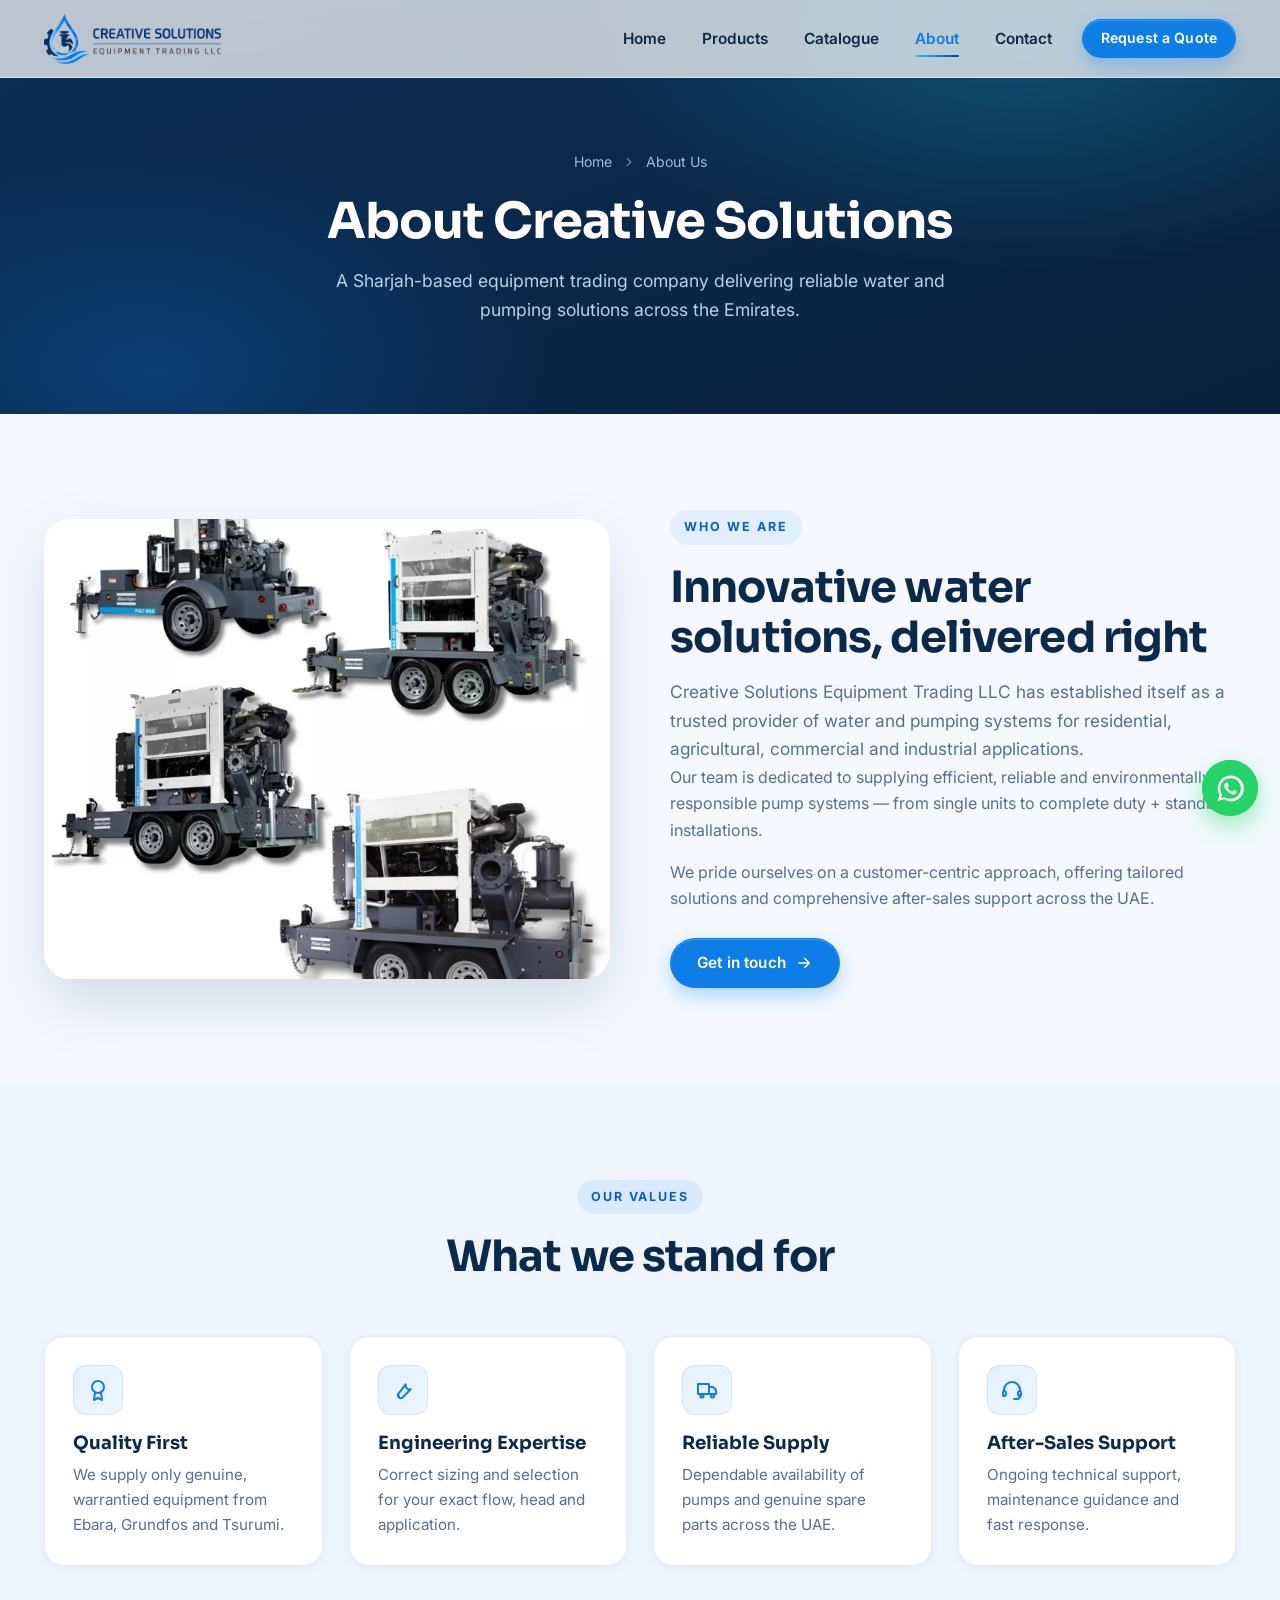
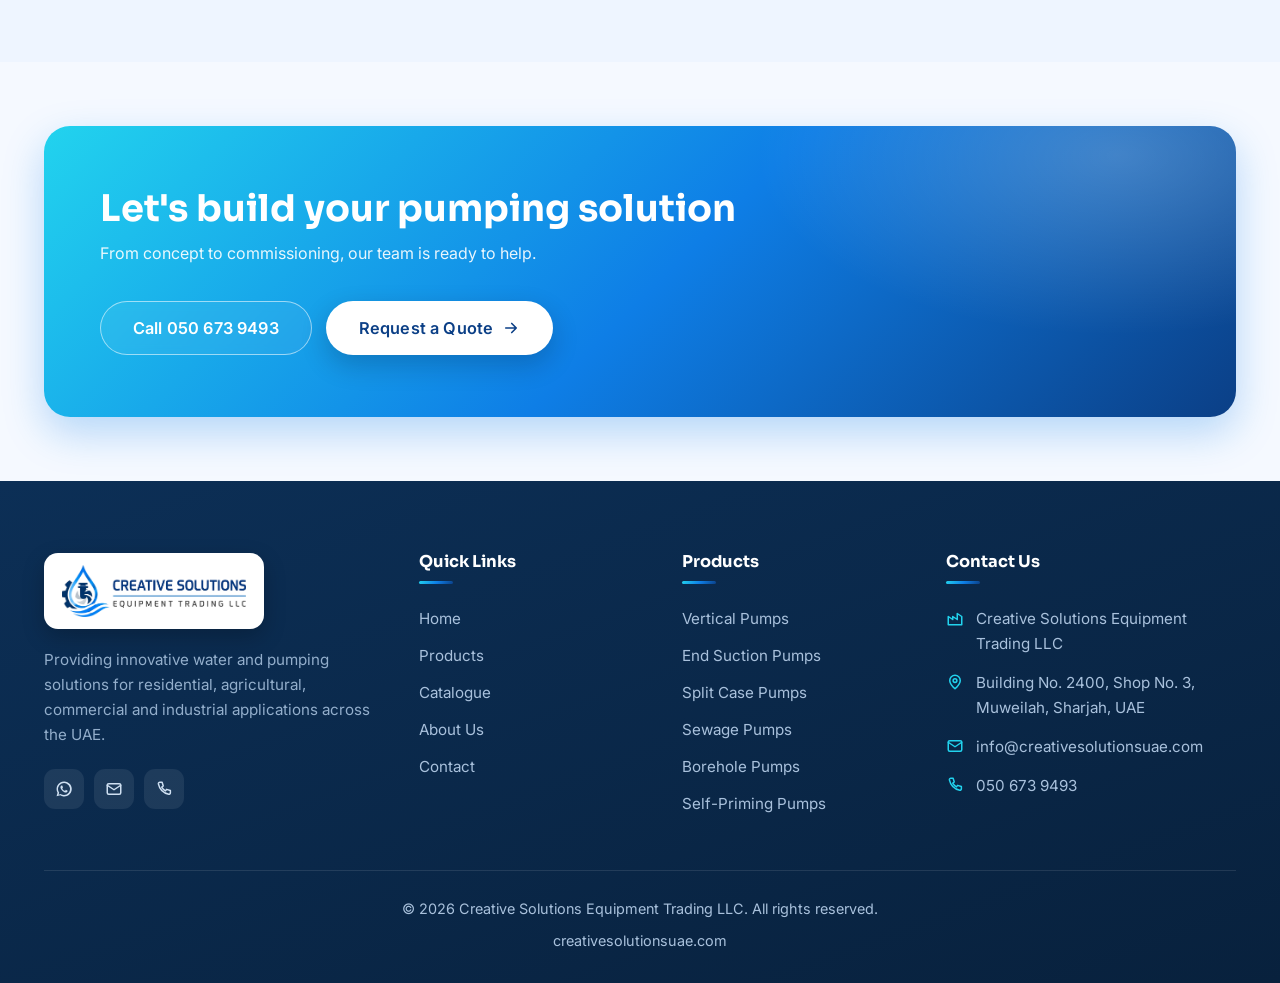
<file: pages/about.html>
<!DOCTYPE html>
<html lang="en">
<head>
  <meta charset="UTF-8" />
  <meta name="viewport" content="width=device-width, initial-scale=1.0" />
  <title>About | Creative Solutions Equipment Trading LLC</title>
  <meta name="description" content="About Creative Solutions Equipment Trading LLC — a Sharjah-based supplier of water and pumping solutions for the UAE." />
  <meta name="robots" content="index, follow, max-image-preview:large, max-snippet:-1" />
  <link rel="canonical" href="https://creativesolutionsuae.com/pages/about.html" />
  <meta name="author" content="Creative Solutions Equipment Trading LLC" />
  <meta name="theme-color" content="#08213d" />
  <link rel="icon" type="image/png" href="../assets/img/favicon.png" />
  <link rel="apple-touch-icon" href="../assets/img/favicon.png" />
  <meta property="og:site_name" content="Creative Solutions Equipment Trading LLC" />
  <meta property="og:type" content="website" />
  <meta property="og:title" content="About | Creative Solutions Equipment Trading LLC" />
  <meta property="og:description" content="About Creative Solutions Equipment Trading LLC — a Sharjah-based supplier of water and pumping solutions for the UAE." />
  <meta property="og:url" content="https://creativesolutionsuae.com/pages/about.html" />
  <meta property="og:image" content="https://creativesolutionsuae.com/assets/img/og-image.png" />
  <meta property="og:locale" content="en_AE" />
  <meta name="twitter:card" content="summary_large_image" />
  <meta name="twitter:title" content="About | Creative Solutions Equipment Trading LLC" />
  <meta name="twitter:description" content="About Creative Solutions Equipment Trading LLC — a Sharjah-based supplier of water and pumping solutions for the UAE." />
  <meta name="twitter:image" content="https://creativesolutionsuae.com/assets/img/og-image.png" />
  <link rel="preconnect" href="https://fonts.googleapis.com" />
  <link rel="preconnect" href="https://fonts.gstatic.com" crossorigin />
  <link href="https://fonts.googleapis.com/css2?family=Inter:wght@400;500;600;700&family=Sora:wght@600;700;800&display=swap" rel="stylesheet" />
  <link rel="stylesheet" href="../assets/css/styles.css" />
  <script type="application/ld+json">{"@context":"https://schema.org","@type":"Organization","name":"Creative Solutions Equipment Trading LLC","url":"https://creativesolutionsuae.com/","logo":"https://creativesolutionsuae.com/assets/img/logo-icon.png","image":"https://creativesolutionsuae.com/assets/img/og-image.png","email":"info@creativesolutionsuae.com","telephone":"+971506739493","address":{"@type":"PostalAddress","streetAddress":"Building No. 2400, Shop No. 3, Muweilah","addressLocality":"Sharjah","addressCountry":"AE"},"areaServed":"AE","description":"UAE supplier of Ebara, Grundfos and Tsurumi water & sewage pumping solutions for irrigation, building services, storm, sewage and dewatering."}</script>
</head>
<body>
  <header class="nav" id="nav">
    <div class="container">
      <a class="brand" href="../index.html" aria-label="Creative Solutions Equipment Trading LLC home">
        <img class="brand-full" src="../assets/img/logo.png" alt="Creative Solutions Equipment Trading LLC" />
      </a>
      <nav class="nav-links" id="navLinks">
        <a class="nav-link" href="../index.html">Home</a>
        <a class="nav-link" href="products.html">Products</a>
        <a class="nav-link" href="catalogue.html">Catalogue</a>
        <a class="nav-link active" href="about.html">About</a>
        <a class="nav-link" href="contact.html">Contact</a>
        <span class="nav-cta"><a class="btn btn-primary btn-sm" href="contact.html">Request a Quote</a></span>
      </nav>
      <button class="nav-toggle" id="navToggle" aria-label="Toggle menu" aria-expanded="false"><span></span></button>
    </div>
  </header>
  <section class="page-header">
    <div class="container">
      <span class="breadcrumb"><a href="../index.html">Home</a> <svg viewBox="0 0 24 24" fill="none" stroke="currentColor" stroke-width="2.4" stroke-linecap="round" stroke-linejoin="round"><path d="m9 6 6 6-6 6"/></svg> <span>About Us</span></span>
      <h1>About Creative Solutions</h1>
      <p>A Sharjah-based equipment trading company delivering reliable water and pumping solutions across the Emirates.</p>
    </div>
  </section>

  <section class="section">
    <div class="container">
      <div class="about-grid">
        <div class="about-visual reveal">
          <img src="../assets/img/dewatering1.jpg" alt="Creative Solutions pumping projects" />        </div>
        <div class="about-copy reveal d1">
          <span class="eyebrow">Who We Are</span>
          <h2 class="section-title">Innovative water solutions, delivered right</h2>
          <p class="section-sub">Creative Solutions Equipment Trading LLC has established itself as a trusted provider of water and pumping systems for residential, agricultural, commercial and industrial applications.</p>
          <p style="color:var(--slate);margin-bottom:16px">Our team is dedicated to supplying efficient, reliable and environmentally responsible pump systems — from single units to complete duty + standby installations.</p>
          <p style="color:var(--slate)">We pride ourselves on a customer-centric approach, offering tailored solutions and comprehensive after-sales support across the UAE.</p>
          <a class="btn btn-primary" href="contact.html" style="margin-top:26px">Get in touch <svg viewBox="0 0 24 24" fill="none" stroke="currentColor" stroke-width="2.2" stroke-linecap="round" stroke-linejoin="round"><path d="M5 12h14M13 6l6 6-6 6"/></svg></a>
        </div>
      </div>
    </div>
  </section>

  <section class="section bg-soft">
    <div class="container">
      <div class="section-head center reveal"><span class="eyebrow">Our Values</span><h2 class="section-title">What we stand for</h2></div>
      <div class="grid grid-4">
        <div class="value-tile reveal"><span class="ic"><svg viewBox="0 0 24 24" fill="none" stroke="currentColor" stroke-width="2" stroke-linecap="round" stroke-linejoin="round"><circle cx="12" cy="9" r="6"/><path d="M9 14.5 8 22l4-2 4 2-1-7.5"/></svg></span><h3>Quality First</h3><p>We supply only genuine, warrantied equipment from Ebara, Grundfos and Tsurumi.</p></div>
        <div class="value-tile reveal d1"><span class="ic"><svg viewBox="0 0 24 24" fill="none" stroke="currentColor" stroke-width="2" stroke-linecap="round" stroke-linejoin="round"><path d="M14.7 6.3a4 4 0 0 0 5 5l-8 8a2.8 2.8 0 0 1-4-4l7-9Z"/><path d="m7 17 1 1"/></svg></span><h3>Engineering Expertise</h3><p>Correct sizing and selection for your exact flow, head and application.</p></div>
        <div class="value-tile reveal d2"><span class="ic"><svg viewBox="0 0 24 24" fill="none" stroke="currentColor" stroke-width="2" stroke-linecap="round" stroke-linejoin="round"><path d="M3 6h11v10H3zM14 9h4l3 3v4h-7z"/><circle cx="7" cy="18" r="1.6"/><circle cx="17.5" cy="18" r="1.6"/></svg></span><h3>Reliable Supply</h3><p>Dependable availability of pumps and genuine spare parts across the UAE.</p></div>
        <div class="value-tile reveal d3"><span class="ic"><svg viewBox="0 0 24 24" fill="none" stroke="currentColor" stroke-width="2" stroke-linecap="round" stroke-linejoin="round"><path d="M4 13v-1a8 8 0 0 1 16 0v1"/><path d="M4 13a2 2 0 0 1 2 2v1a2 2 0 0 1-2 2 1 1 0 0 1-1-1v-3a1 1 0 0 1 1-1Zm16 0a2 2 0 0 0-2 2v1a2 2 0 0 0 2 2 1 1 0 0 0 1-1v-3a1 1 0 0 0-1-1Z"/><path d="M20 17v1a3 3 0 0 1-3 3h-3"/></svg></span><h3>After-Sales Support</h3><p>Ongoing technical support, maintenance guidance and fast response.</p></div>
      </div>
    </div>
  </section>

  <section class="section-sm">
    <div class="container">
      <div class="cta-band reveal">
        <div class="inner">
          <div>
            <h2>Let's build your pumping solution</h2>
            <p>From concept to commissioning, our team is ready to help.</p>
          </div>
          <div style="display:flex;gap:14px;flex-wrap:wrap">
            <a class="btn btn-ghost btn-lg" href="tel:0506739493">Call 050 673 9493</a>
            <a class="btn btn-white btn-lg" href="contact.html">Request a Quote <svg viewBox="0 0 24 24" fill="none" stroke="currentColor" stroke-width="2.2" stroke-linecap="round" stroke-linejoin="round"><path d="M5 12h14M13 6l6 6-6 6"/></svg></a>
          </div>
        </div>
      </div>
    </div>
  </section>

  <footer class="footer">
    <div class="container">
      <div class="footer-grid">
        <div>
          <a class="brand footer-brand" href="../index.html">
            <span class="footer-logo-wrap"><img class="brand-full" src="../assets/img/logo.png" alt="Creative Solutions Equipment Trading LLC" /></span>
          </a>
          <p>Providing innovative water and pumping solutions for residential, agricultural, commercial and industrial applications across the UAE.</p>
          <div class="social" style="margin-top:22px">
            <a href="https://wa.me/971506739493" aria-label="WhatsApp" target="_blank" rel="noopener"><svg viewBox="0 0 24 24" fill="currentColor"><path d="M12 2a10 10 0 0 0-8.6 15l-1.3 4.7 4.8-1.3A10 10 0 1 0 12 2Zm0 18a8 8 0 0 1-4.1-1.1l-.3-.2-2.8.8.8-2.7-.2-.3A8 8 0 1 1 12 20Zm4.4-6c-.2-.1-1.4-.7-1.6-.8s-.4-.1-.5.1-.6.8-.8 1-.3.2-.5.1a6.5 6.5 0 0 1-1.9-1.2 7.2 7.2 0 0 1-1.3-1.7c-.1-.2 0-.4.1-.5l.4-.5c.1-.2.1-.3.2-.5s0-.3 0-.4-.5-1.3-.7-1.8-.4-.4-.5-.4h-.5a.9.9 0 0 0-.7.3 2.8 2.8 0 0 0-.9 2.1 4.9 4.9 0 0 0 1 2.6 11 11 0 0 0 4.3 3.8c2 .8 2 .5 2.4.5a2.5 2.5 0 0 0 1.6-1.2 2 2 0 0 0 .2-1.2c-.1-.1-.3-.2-.5-.3Z"/></svg></a>
            <a href="mailto:info@creativesolutionsuae.com" aria-label="Email"><svg viewBox="0 0 24 24" fill="none" stroke="currentColor" stroke-width="2" stroke-linecap="round" stroke-linejoin="round"><rect x="3" y="5" width="18" height="14" rx="2"/><path d="m3 7 9 6 9-6"/></svg></a>
            <a href="tel:0506739493" aria-label="Phone"><svg viewBox="0 0 24 24" fill="none" stroke="currentColor" stroke-width="2" stroke-linecap="round" stroke-linejoin="round"><path d="M6.5 3h3l1.5 5-2 1.5a12 12 0 0 0 5 5l1.5-2 5 1.5v3a2 2 0 0 1-2.2 2A18 18 0 0 1 4.5 5.2 2 2 0 0 1 6.5 3Z"/></svg></a>
          </div>
        </div>
        <div>
          <h4>Quick Links</h4>
          <div class="footer-links">
            <a href="../index.html">Home</a>
            <a href="products.html">Products</a>
            <a href="catalogue.html">Catalogue</a>
            <a href="about.html">About Us</a>
            <a href="contact.html">Contact</a>
          </div>
        </div>
        <div>
          <h4>Products</h4>
          <div class="footer-links">
            <a href="products.html">Vertical Pumps</a>
            <a href="products.html">End Suction Pumps</a>
            <a href="products.html">Split Case Pumps</a>
            <a href="products.html">Sewage Pumps</a>
            <a href="products.html">Borehole Pumps</a>
            <a href="products.html">Self-Priming Pumps</a>
          </div>
        </div>
        <div>
          <h4>Contact Us</h4>
          <ul class="footer-contact">
            <li><svg viewBox="0 0 24 24" fill="none" stroke="currentColor" stroke-width="2" stroke-linecap="round" stroke-linejoin="round"><path d="M3 21V10l6 4V10l6 4V6l6 4v11H3Z"/></svg>Creative Solutions Equipment Trading LLC</li>
            <li><svg viewBox="0 0 24 24" fill="none" stroke="currentColor" stroke-width="2" stroke-linecap="round" stroke-linejoin="round"><path d="M12 21s7-6.2 7-11a7 7 0 1 0-14 0c0 4.8 7 11 7 11Z"/><circle cx="12" cy="10" r="2.5"/></svg>Building No. 2400, Shop No. 3, Muweilah, Sharjah, UAE</li>
            <li><svg viewBox="0 0 24 24" fill="none" stroke="currentColor" stroke-width="2" stroke-linecap="round" stroke-linejoin="round"><rect x="3" y="5" width="18" height="14" rx="2"/><path d="m3 7 9 6 9-6"/></svg><a href="mailto:info@creativesolutionsuae.com">info@creativesolutionsuae.com</a></li>
            <li><svg viewBox="0 0 24 24" fill="none" stroke="currentColor" stroke-width="2" stroke-linecap="round" stroke-linejoin="round"><path d="M6.5 3h3l1.5 5-2 1.5a12 12 0 0 0 5 5l1.5-2 5 1.5v3a2 2 0 0 1-2.2 2A18 18 0 0 1 4.5 5.2 2 2 0 0 1 6.5 3Z"/></svg><a href="tel:0506739493">050 673 9493</a></li>
          </ul>
        </div>
      </div>
      <div class="footer-bottom">
        <span>© <span id="year">2025</span> Creative Solutions Equipment Trading LLC. All rights reserved.</span>
        <span>creativesolutionsuae.com</span>
      </div>
    </div>
  </footer>

  <a class="wa-float" href="https://wa.me/971506739493" target="_blank" rel="noopener" aria-label="Chat with us on WhatsApp"><svg viewBox="0 0 24 24" fill="currentColor"><path d="M12 2a10 10 0 0 0-8.6 15l-1.3 4.7 4.8-1.3A10 10 0 1 0 12 2Zm0 18a8 8 0 0 1-4.1-1.1l-.3-.2-2.8.8.8-2.7-.2-.3A8 8 0 1 1 12 20Zm4.4-6c-.2-.1-1.4-.7-1.6-.8s-.4-.1-.5.1-.6.8-.8 1-.3.2-.5.1a6.5 6.5 0 0 1-1.9-1.2 7.2 7.2 0 0 1-1.3-1.7c-.1-.2 0-.4.1-.5l.4-.5c.1-.2.1-.3.2-.5s0-.3 0-.4-.5-1.3-.7-1.8-.4-.4-.5-.4h-.5a.9.9 0 0 0-.7.3 2.8 2.8 0 0 0-.9 2.1 4.9 4.9 0 0 0 1 2.6 11 11 0 0 0 4.3 3.8c2 .8 2 .5 2.4.5a2.5 2.5 0 0 0 1.6-1.2 2 2 0 0 0 .2-1.2c-.1-.1-.3-.2-.5-.3Z"/></svg></a>
  <button class="to-top" aria-label="Back to top"><svg viewBox="0 0 24 24" fill="none" stroke="currentColor" stroke-width="2.2" stroke-linecap="round" stroke-linejoin="round"><path d="M12 19V5M6 11l6-6 6 6"/></svg></button>

  <script src="../assets/js/main.js"></script>
</body>
</html>
</file>
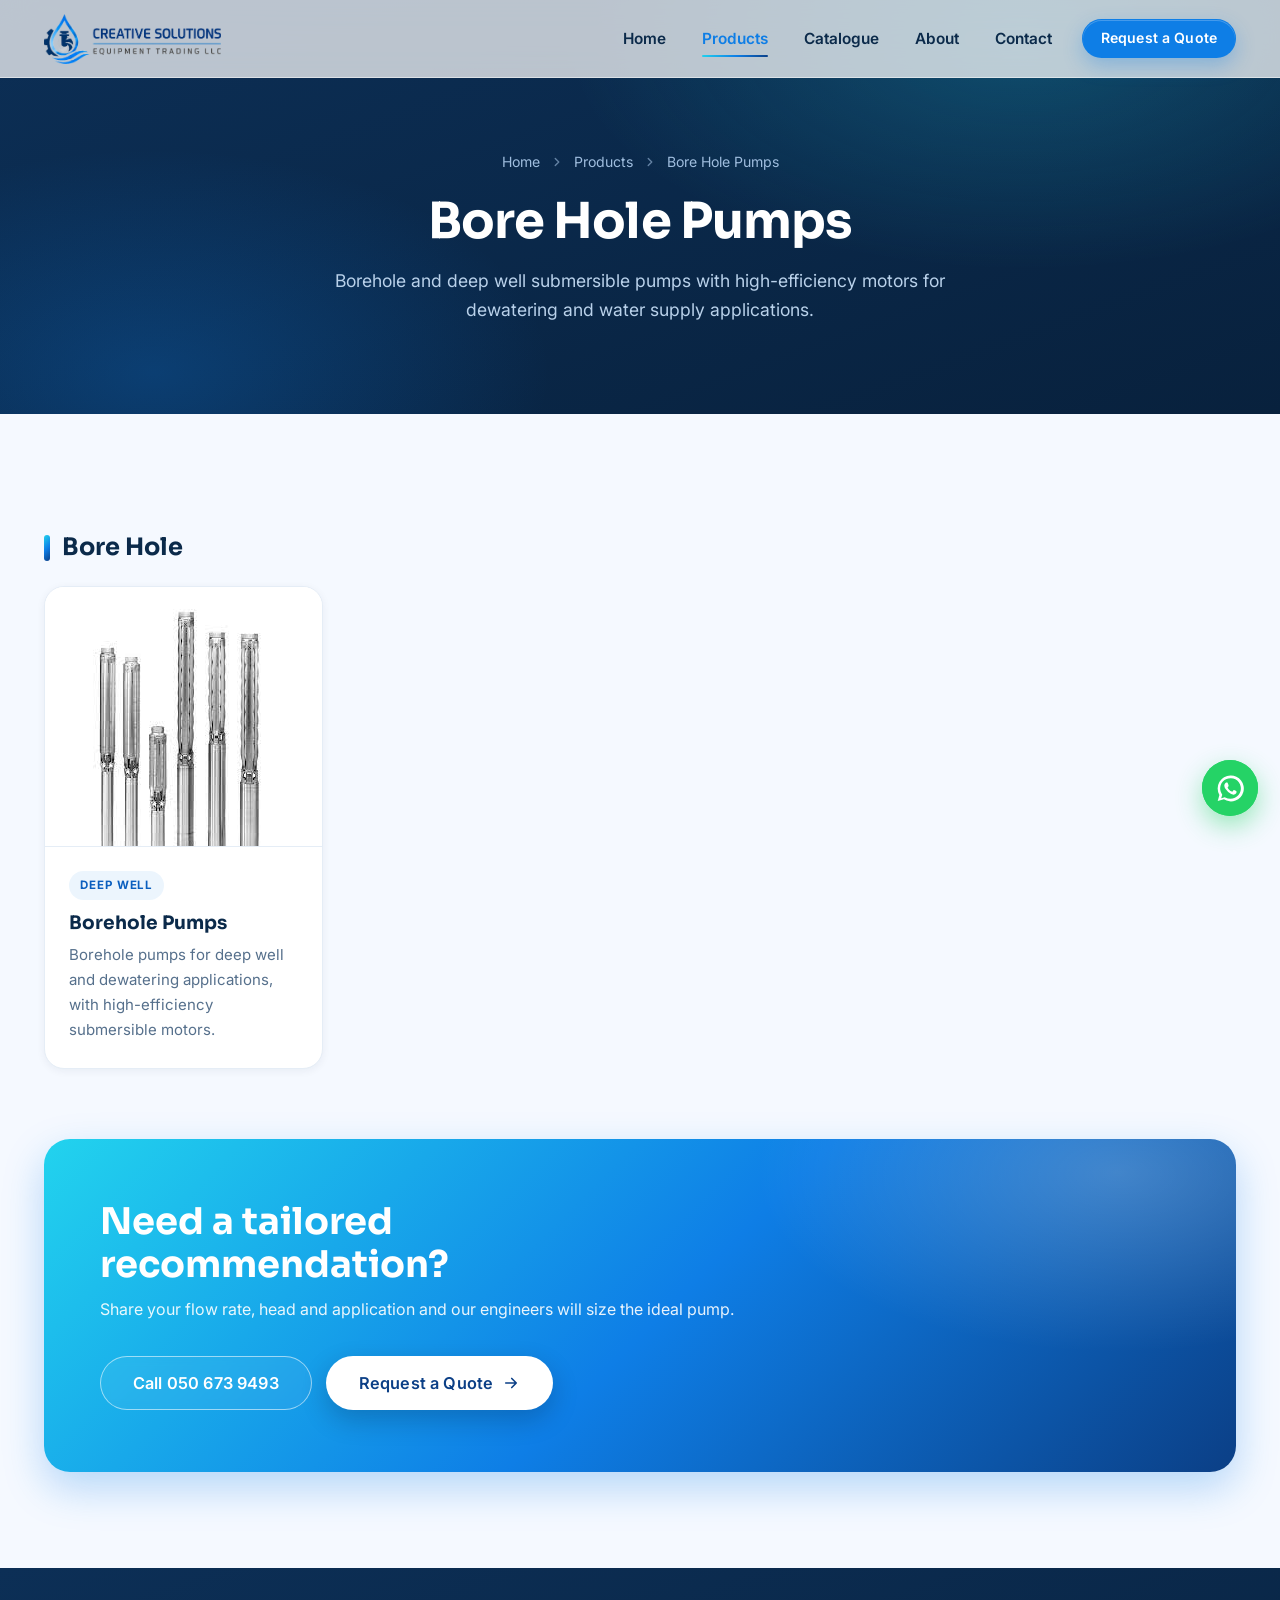
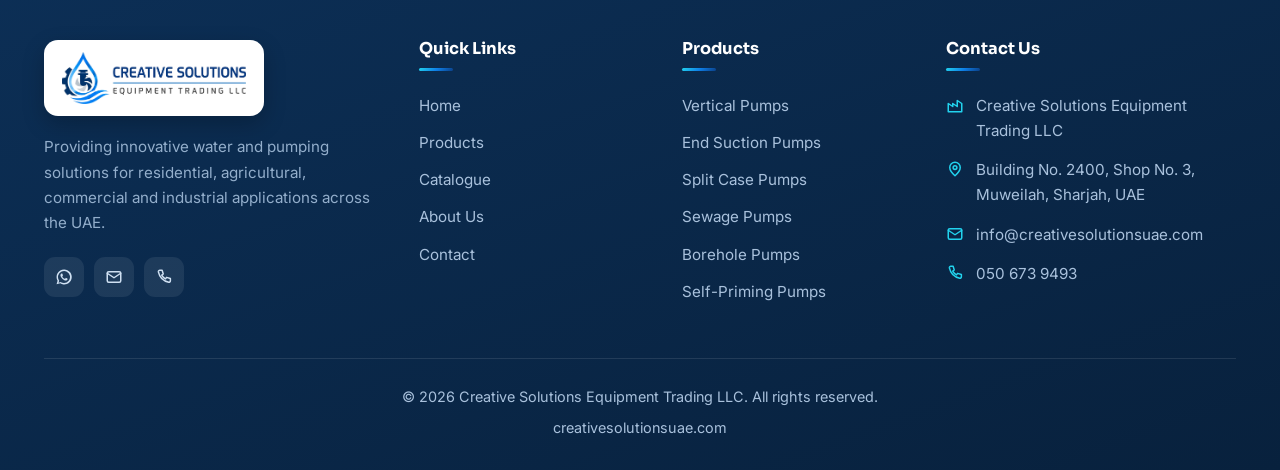
<file: pages/borehole-pumps.html>
<!DOCTYPE html>
<html lang="en">
<head>
  <meta charset="UTF-8" />
  <meta name="viewport" content="width=device-width, initial-scale=1.0" />
  <title>Bore Hole Pumps | Creative Solutions</title>
  <meta name="description" content="Borehole and deep well submersible pumps with high-efficiency motors for dewatering and water supply applications." />
  <meta name="robots" content="index, follow, max-image-preview:large, max-snippet:-1" />
  <link rel="canonical" href="https://creativesolutionsuae.com/pages/borehole-pumps.html" />
  <meta name="author" content="Creative Solutions Equipment Trading LLC" />
  <meta name="theme-color" content="#08213d" />
  <link rel="icon" type="image/png" href="../assets/img/favicon.png" />
  <link rel="apple-touch-icon" href="../assets/img/favicon.png" />
  <meta property="og:site_name" content="Creative Solutions Equipment Trading LLC" />
  <meta property="og:type" content="website" />
  <meta property="og:title" content="Bore Hole Pumps | Creative Solutions" />
  <meta property="og:description" content="Borehole and deep well submersible pumps with high-efficiency motors for dewatering and water supply applications." />
  <meta property="og:url" content="https://creativesolutionsuae.com/pages/borehole-pumps.html" />
  <meta property="og:image" content="https://creativesolutionsuae.com/assets/img/og-image.png" />
  <meta property="og:locale" content="en_AE" />
  <meta name="twitter:card" content="summary_large_image" />
  <meta name="twitter:title" content="Bore Hole Pumps | Creative Solutions" />
  <meta name="twitter:description" content="Borehole and deep well submersible pumps with high-efficiency motors for dewatering and water supply applications." />
  <meta name="twitter:image" content="https://creativesolutionsuae.com/assets/img/og-image.png" />
  <link rel="preconnect" href="https://fonts.googleapis.com" />
  <link rel="preconnect" href="https://fonts.gstatic.com" crossorigin />
  <link href="https://fonts.googleapis.com/css2?family=Inter:wght@400;500;600;700&family=Sora:wght@600;700;800&display=swap" rel="stylesheet" />
  <link rel="stylesheet" href="../assets/css/styles.css" />
  <script type="application/ld+json">{"@context":"https://schema.org","@type":"Organization","name":"Creative Solutions Equipment Trading LLC","url":"https://creativesolutionsuae.com/","logo":"https://creativesolutionsuae.com/assets/img/logo-icon.png","image":"https://creativesolutionsuae.com/assets/img/og-image.png","email":"info@creativesolutionsuae.com","telephone":"+971506739493","address":{"@type":"PostalAddress","streetAddress":"Building No. 2400, Shop No. 3, Muweilah","addressLocality":"Sharjah","addressCountry":"AE"},"areaServed":"AE","description":"UAE supplier of Ebara, Grundfos and Tsurumi water & sewage pumping solutions for irrigation, building services, storm, sewage and dewatering."}</script>
</head>
<body>
  <header class="nav" id="nav">
    <div class="container">
      <a class="brand" href="../index.html" aria-label="Creative Solutions Equipment Trading LLC home">
        <img class="brand-full" src="../assets/img/logo.png" alt="Creative Solutions Equipment Trading LLC" />
      </a>
      <nav class="nav-links" id="navLinks">
        <a class="nav-link" href="../index.html">Home</a>
        <a class="nav-link active" href="products.html">Products</a>
        <a class="nav-link" href="catalogue.html">Catalogue</a>
        <a class="nav-link" href="about.html">About</a>
        <a class="nav-link" href="contact.html">Contact</a>
        <span class="nav-cta"><a class="btn btn-primary btn-sm" href="contact.html">Request a Quote</a></span>
      </nav>
      <button class="nav-toggle" id="navToggle" aria-label="Toggle menu" aria-expanded="false"><span></span></button>
    </div>
  </header>
  <section class="page-header">
    <div class="container">
      <span class="breadcrumb"><a href="../index.html">Home</a> <svg viewBox="0 0 24 24" fill="none" stroke="currentColor" stroke-width="2.4" stroke-linecap="round" stroke-linejoin="round"><path d="m9 6 6 6-6 6"/></svg> <a href="products.html">Products</a> <svg viewBox="0 0 24 24" fill="none" stroke="currentColor" stroke-width="2.4" stroke-linecap="round" stroke-linejoin="round"><path d="m9 6 6 6-6 6"/></svg> <span>Bore Hole Pumps</span></span>
      <h1>Bore Hole Pumps</h1>
      <p>Borehole and deep well submersible pumps with high-efficiency motors for dewatering and water supply applications.</p>
    </div>
  </section>

  <section class="section">
    <div class="container">

      <h2 class="cat-title reveal">Bore Hole</h2>
      <div class="grid grid-4" style="margin-top:24px">
        <article class="product-card reveal">
          <div class="product-media"><img src="../assets/img/borewell pumps.jpeg" alt="Borehole Pumps" /></div>
          <div class="product-body"><span class="product-tag">Deep Well</span><h3>Borehole Pumps</h3><p>Borehole pumps for deep well and dewatering applications, with high-efficiency submersible motors.</p></div>
        </article>
      </div>
      <div style="margin-top:70px">
      <div class="cta-band reveal">
        <div class="inner">
          <div>
            <h2>Need a tailored recommendation?</h2>
            <p>Share your flow rate, head and application and our engineers will size the ideal pump.</p>
          </div>
          <div style="display:flex;gap:14px;flex-wrap:wrap">
            <a class="btn btn-ghost btn-lg" href="tel:0506739493">Call 050 673 9493</a>
            <a class="btn btn-white btn-lg" href="contact.html">Request a Quote <svg viewBox="0 0 24 24" fill="none" stroke="currentColor" stroke-width="2.2" stroke-linecap="round" stroke-linejoin="round"><path d="M5 12h14M13 6l6 6-6 6"/></svg></a>
          </div>
        </div>
      </div>
      </div>
    </div>
  </section>

  <footer class="footer">
    <div class="container">
      <div class="footer-grid">
        <div>
          <a class="brand footer-brand" href="../index.html">
            <span class="footer-logo-wrap"><img class="brand-full" src="../assets/img/logo.png" alt="Creative Solutions Equipment Trading LLC" /></span>
          </a>
          <p>Providing innovative water and pumping solutions for residential, agricultural, commercial and industrial applications across the UAE.</p>
          <div class="social" style="margin-top:22px">
            <a href="https://wa.me/971506739493" aria-label="WhatsApp" target="_blank" rel="noopener"><svg viewBox="0 0 24 24" fill="currentColor"><path d="M12 2a10 10 0 0 0-8.6 15l-1.3 4.7 4.8-1.3A10 10 0 1 0 12 2Zm0 18a8 8 0 0 1-4.1-1.1l-.3-.2-2.8.8.8-2.7-.2-.3A8 8 0 1 1 12 20Zm4.4-6c-.2-.1-1.4-.7-1.6-.8s-.4-.1-.5.1-.6.8-.8 1-.3.2-.5.1a6.5 6.5 0 0 1-1.9-1.2 7.2 7.2 0 0 1-1.3-1.7c-.1-.2 0-.4.1-.5l.4-.5c.1-.2.1-.3.2-.5s0-.3 0-.4-.5-1.3-.7-1.8-.4-.4-.5-.4h-.5a.9.9 0 0 0-.7.3 2.8 2.8 0 0 0-.9 2.1 4.9 4.9 0 0 0 1 2.6 11 11 0 0 0 4.3 3.8c2 .8 2 .5 2.4.5a2.5 2.5 0 0 0 1.6-1.2 2 2 0 0 0 .2-1.2c-.1-.1-.3-.2-.5-.3Z"/></svg></a>
            <a href="mailto:info@creativesolutionsuae.com" aria-label="Email"><svg viewBox="0 0 24 24" fill="none" stroke="currentColor" stroke-width="2" stroke-linecap="round" stroke-linejoin="round"><rect x="3" y="5" width="18" height="14" rx="2"/><path d="m3 7 9 6 9-6"/></svg></a>
            <a href="tel:0506739493" aria-label="Phone"><svg viewBox="0 0 24 24" fill="none" stroke="currentColor" stroke-width="2" stroke-linecap="round" stroke-linejoin="round"><path d="M6.5 3h3l1.5 5-2 1.5a12 12 0 0 0 5 5l1.5-2 5 1.5v3a2 2 0 0 1-2.2 2A18 18 0 0 1 4.5 5.2 2 2 0 0 1 6.5 3Z"/></svg></a>
          </div>
        </div>
        <div>
          <h4>Quick Links</h4>
          <div class="footer-links">
            <a href="../index.html">Home</a>
            <a href="products.html">Products</a>
            <a href="catalogue.html">Catalogue</a>
            <a href="about.html">About Us</a>
            <a href="contact.html">Contact</a>
          </div>
        </div>
        <div>
          <h4>Products</h4>
          <div class="footer-links">
            <a href="products.html">Vertical Pumps</a>
            <a href="products.html">End Suction Pumps</a>
            <a href="products.html">Split Case Pumps</a>
            <a href="products.html">Sewage Pumps</a>
            <a href="products.html">Borehole Pumps</a>
            <a href="products.html">Self-Priming Pumps</a>
          </div>
        </div>
        <div>
          <h4>Contact Us</h4>
          <ul class="footer-contact">
            <li><svg viewBox="0 0 24 24" fill="none" stroke="currentColor" stroke-width="2" stroke-linecap="round" stroke-linejoin="round"><path d="M3 21V10l6 4V10l6 4V6l6 4v11H3Z"/></svg>Creative Solutions Equipment Trading LLC</li>
            <li><svg viewBox="0 0 24 24" fill="none" stroke="currentColor" stroke-width="2" stroke-linecap="round" stroke-linejoin="round"><path d="M12 21s7-6.2 7-11a7 7 0 1 0-14 0c0 4.8 7 11 7 11Z"/><circle cx="12" cy="10" r="2.5"/></svg>Building No. 2400, Shop No. 3, Muweilah, Sharjah, UAE</li>
            <li><svg viewBox="0 0 24 24" fill="none" stroke="currentColor" stroke-width="2" stroke-linecap="round" stroke-linejoin="round"><rect x="3" y="5" width="18" height="14" rx="2"/><path d="m3 7 9 6 9-6"/></svg><a href="mailto:info@creativesolutionsuae.com">info@creativesolutionsuae.com</a></li>
            <li><svg viewBox="0 0 24 24" fill="none" stroke="currentColor" stroke-width="2" stroke-linecap="round" stroke-linejoin="round"><path d="M6.5 3h3l1.5 5-2 1.5a12 12 0 0 0 5 5l1.5-2 5 1.5v3a2 2 0 0 1-2.2 2A18 18 0 0 1 4.5 5.2 2 2 0 0 1 6.5 3Z"/></svg><a href="tel:0506739493">050 673 9493</a></li>
          </ul>
        </div>
      </div>
      <div class="footer-bottom">
        <span>© <span id="year">2025</span> Creative Solutions Equipment Trading LLC. All rights reserved.</span>
        <span>creativesolutionsuae.com</span>
      </div>
    </div>
  </footer>

  <a class="wa-float" href="https://wa.me/971506739493" target="_blank" rel="noopener" aria-label="Chat with us on WhatsApp"><svg viewBox="0 0 24 24" fill="currentColor"><path d="M12 2a10 10 0 0 0-8.6 15l-1.3 4.7 4.8-1.3A10 10 0 1 0 12 2Zm0 18a8 8 0 0 1-4.1-1.1l-.3-.2-2.8.8.8-2.7-.2-.3A8 8 0 1 1 12 20Zm4.4-6c-.2-.1-1.4-.7-1.6-.8s-.4-.1-.5.1-.6.8-.8 1-.3.2-.5.1a6.5 6.5 0 0 1-1.9-1.2 7.2 7.2 0 0 1-1.3-1.7c-.1-.2 0-.4.1-.5l.4-.5c.1-.2.1-.3.2-.5s0-.3 0-.4-.5-1.3-.7-1.8-.4-.4-.5-.4h-.5a.9.9 0 0 0-.7.3 2.8 2.8 0 0 0-.9 2.1 4.9 4.9 0 0 0 1 2.6 11 11 0 0 0 4.3 3.8c2 .8 2 .5 2.4.5a2.5 2.5 0 0 0 1.6-1.2 2 2 0 0 0 .2-1.2c-.1-.1-.3-.2-.5-.3Z"/></svg></a>
  <button class="to-top" aria-label="Back to top"><svg viewBox="0 0 24 24" fill="none" stroke="currentColor" stroke-width="2.2" stroke-linecap="round" stroke-linejoin="round"><path d="M12 19V5M6 11l6-6 6 6"/></svg></button>

  <script src="../assets/js/main.js"></script>
</body>
</html>
</file>
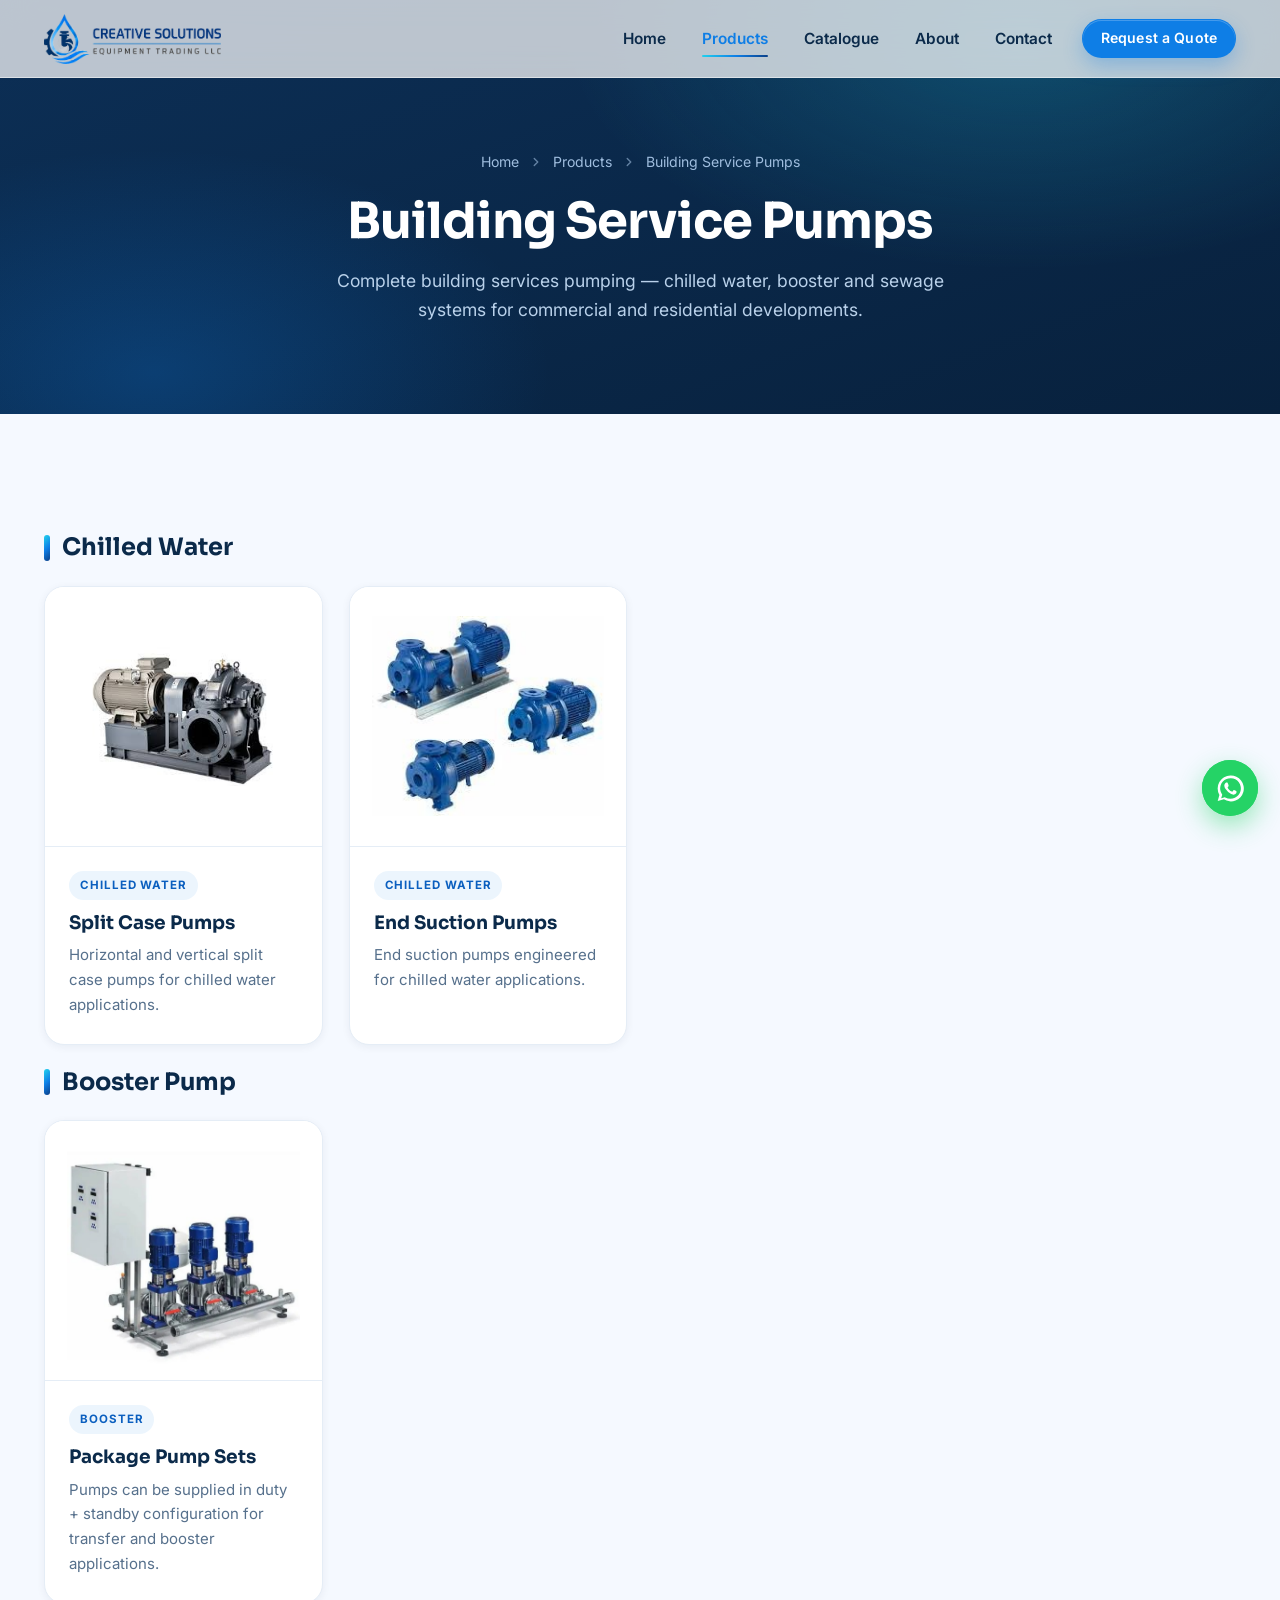
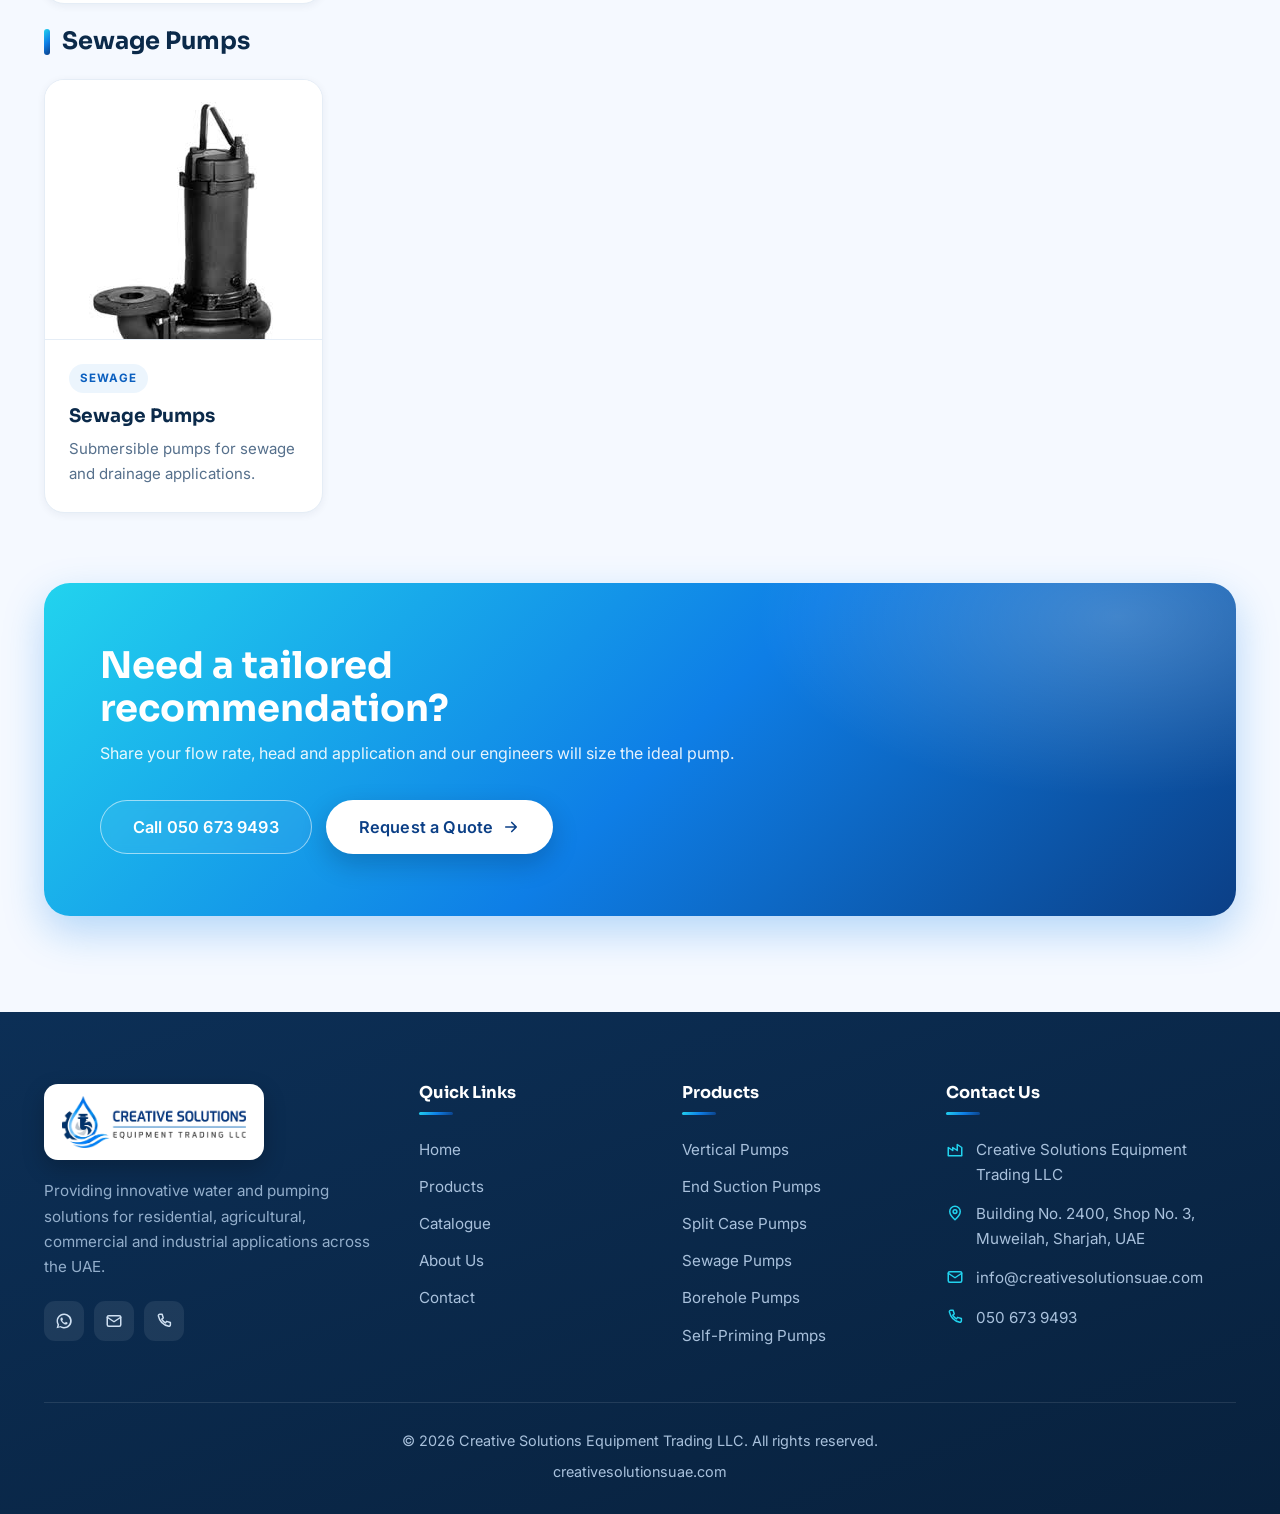
<file: pages/building-service.html>
<!DOCTYPE html>
<html lang="en">
<head>
  <meta charset="UTF-8" />
  <meta name="viewport" content="width=device-width, initial-scale=1.0" />
  <title>Building Service Pumps | Creative Solutions</title>
  <meta name="description" content="Complete building services pumping — chilled water, booster and sewage systems for commercial and residential developments." />
  <meta name="robots" content="index, follow, max-image-preview:large, max-snippet:-1" />
  <link rel="canonical" href="https://creativesolutionsuae.com/pages/building-service.html" />
  <meta name="author" content="Creative Solutions Equipment Trading LLC" />
  <meta name="theme-color" content="#08213d" />
  <link rel="icon" type="image/png" href="../assets/img/favicon.png" />
  <link rel="apple-touch-icon" href="../assets/img/favicon.png" />
  <meta property="og:site_name" content="Creative Solutions Equipment Trading LLC" />
  <meta property="og:type" content="website" />
  <meta property="og:title" content="Building Service Pumps | Creative Solutions" />
  <meta property="og:description" content="Complete building services pumping — chilled water, booster and sewage systems for commercial and residential developments." />
  <meta property="og:url" content="https://creativesolutionsuae.com/pages/building-service.html" />
  <meta property="og:image" content="https://creativesolutionsuae.com/assets/img/og-image.png" />
  <meta property="og:locale" content="en_AE" />
  <meta name="twitter:card" content="summary_large_image" />
  <meta name="twitter:title" content="Building Service Pumps | Creative Solutions" />
  <meta name="twitter:description" content="Complete building services pumping — chilled water, booster and sewage systems for commercial and residential developments." />
  <meta name="twitter:image" content="https://creativesolutionsuae.com/assets/img/og-image.png" />
  <link rel="preconnect" href="https://fonts.googleapis.com" />
  <link rel="preconnect" href="https://fonts.gstatic.com" crossorigin />
  <link href="https://fonts.googleapis.com/css2?family=Inter:wght@400;500;600;700&family=Sora:wght@600;700;800&display=swap" rel="stylesheet" />
  <link rel="stylesheet" href="../assets/css/styles.css" />
  <script type="application/ld+json">{"@context":"https://schema.org","@type":"Organization","name":"Creative Solutions Equipment Trading LLC","url":"https://creativesolutionsuae.com/","logo":"https://creativesolutionsuae.com/assets/img/logo-icon.png","image":"https://creativesolutionsuae.com/assets/img/og-image.png","email":"info@creativesolutionsuae.com","telephone":"+971506739493","address":{"@type":"PostalAddress","streetAddress":"Building No. 2400, Shop No. 3, Muweilah","addressLocality":"Sharjah","addressCountry":"AE"},"areaServed":"AE","description":"UAE supplier of Ebara, Grundfos and Tsurumi water & sewage pumping solutions for irrigation, building services, storm, sewage and dewatering."}</script>
</head>
<body>
  <header class="nav" id="nav">
    <div class="container">
      <a class="brand" href="../index.html" aria-label="Creative Solutions Equipment Trading LLC home">
        <img class="brand-full" src="../assets/img/logo.png" alt="Creative Solutions Equipment Trading LLC" />
      </a>
      <nav class="nav-links" id="navLinks">
        <a class="nav-link" href="../index.html">Home</a>
        <a class="nav-link active" href="products.html">Products</a>
        <a class="nav-link" href="catalogue.html">Catalogue</a>
        <a class="nav-link" href="about.html">About</a>
        <a class="nav-link" href="contact.html">Contact</a>
        <span class="nav-cta"><a class="btn btn-primary btn-sm" href="contact.html">Request a Quote</a></span>
      </nav>
      <button class="nav-toggle" id="navToggle" aria-label="Toggle menu" aria-expanded="false"><span></span></button>
    </div>
  </header>
  <section class="page-header">
    <div class="container">
      <span class="breadcrumb"><a href="../index.html">Home</a> <svg viewBox="0 0 24 24" fill="none" stroke="currentColor" stroke-width="2.4" stroke-linecap="round" stroke-linejoin="round"><path d="m9 6 6 6-6 6"/></svg> <a href="products.html">Products</a> <svg viewBox="0 0 24 24" fill="none" stroke="currentColor" stroke-width="2.4" stroke-linecap="round" stroke-linejoin="round"><path d="m9 6 6 6-6 6"/></svg> <span>Building Service Pumps</span></span>
      <h1>Building Service Pumps</h1>
      <p>Complete building services pumping — chilled water, booster and sewage systems for commercial and residential developments.</p>
    </div>
  </section>

  <section class="section">
    <div class="container">

      <h2 class="cat-title reveal">Chilled Water</h2>
      <div class="grid grid-4" style="margin-top:24px">
        <article class="product-card reveal">
          <div class="product-media"><img src="../assets/img/split_case.jpg" alt="Split Case Pumps" /></div>
          <div class="product-body"><span class="product-tag">Chilled Water</span><h3>Split Case Pumps</h3><p>Horizontal and vertical split case pumps for chilled water applications.</p></div>
        </article>
        <article class="product-card reveal d1">
          <div class="product-media"><img src="../assets/img/End_section_pumps.jpg" alt="End Suction Pumps" /></div>
          <div class="product-body"><span class="product-tag">Chilled Water</span><h3>End Suction Pumps</h3><p>End suction pumps engineered for chilled water applications.</p></div>
        </article>
      </div>

      <h2 class="cat-title reveal">Booster Pump</h2>
      <div class="grid grid-4" style="margin-top:24px">
        <article class="product-card reveal">
          <div class="product-media"><img src="../assets/img/package.jpg" alt="Package Pump Sets" /></div>
          <div class="product-body"><span class="product-tag">Booster</span><h3>Package Pump Sets</h3><p>Pumps can be supplied in duty + standby configuration for transfer and booster applications.</p></div>
        </article>
      </div>

      <h2 class="cat-title reveal">Sewage Pumps</h2>
      <div class="grid grid-4" style="margin-top:24px">
        <article class="product-card reveal">
          <div class="product-media"><img src="../assets/img/sewage_pump.jpg" alt="Sewage Pumps" /></div>
          <div class="product-body"><span class="product-tag">Sewage</span><h3>Sewage Pumps</h3><p>Submersible pumps for sewage and drainage applications.</p></div>
        </article>
      </div>
      <div style="margin-top:70px">
      <div class="cta-band reveal">
        <div class="inner">
          <div>
            <h2>Need a tailored recommendation?</h2>
            <p>Share your flow rate, head and application and our engineers will size the ideal pump.</p>
          </div>
          <div style="display:flex;gap:14px;flex-wrap:wrap">
            <a class="btn btn-ghost btn-lg" href="tel:0506739493">Call 050 673 9493</a>
            <a class="btn btn-white btn-lg" href="contact.html">Request a Quote <svg viewBox="0 0 24 24" fill="none" stroke="currentColor" stroke-width="2.2" stroke-linecap="round" stroke-linejoin="round"><path d="M5 12h14M13 6l6 6-6 6"/></svg></a>
          </div>
        </div>
      </div>
      </div>
    </div>
  </section>

  <footer class="footer">
    <div class="container">
      <div class="footer-grid">
        <div>
          <a class="brand footer-brand" href="../index.html">
            <span class="footer-logo-wrap"><img class="brand-full" src="../assets/img/logo.png" alt="Creative Solutions Equipment Trading LLC" /></span>
          </a>
          <p>Providing innovative water and pumping solutions for residential, agricultural, commercial and industrial applications across the UAE.</p>
          <div class="social" style="margin-top:22px">
            <a href="https://wa.me/971506739493" aria-label="WhatsApp" target="_blank" rel="noopener"><svg viewBox="0 0 24 24" fill="currentColor"><path d="M12 2a10 10 0 0 0-8.6 15l-1.3 4.7 4.8-1.3A10 10 0 1 0 12 2Zm0 18a8 8 0 0 1-4.1-1.1l-.3-.2-2.8.8.8-2.7-.2-.3A8 8 0 1 1 12 20Zm4.4-6c-.2-.1-1.4-.7-1.6-.8s-.4-.1-.5.1-.6.8-.8 1-.3.2-.5.1a6.5 6.5 0 0 1-1.9-1.2 7.2 7.2 0 0 1-1.3-1.7c-.1-.2 0-.4.1-.5l.4-.5c.1-.2.1-.3.2-.5s0-.3 0-.4-.5-1.3-.7-1.8-.4-.4-.5-.4h-.5a.9.9 0 0 0-.7.3 2.8 2.8 0 0 0-.9 2.1 4.9 4.9 0 0 0 1 2.6 11 11 0 0 0 4.3 3.8c2 .8 2 .5 2.4.5a2.5 2.5 0 0 0 1.6-1.2 2 2 0 0 0 .2-1.2c-.1-.1-.3-.2-.5-.3Z"/></svg></a>
            <a href="mailto:info@creativesolutionsuae.com" aria-label="Email"><svg viewBox="0 0 24 24" fill="none" stroke="currentColor" stroke-width="2" stroke-linecap="round" stroke-linejoin="round"><rect x="3" y="5" width="18" height="14" rx="2"/><path d="m3 7 9 6 9-6"/></svg></a>
            <a href="tel:0506739493" aria-label="Phone"><svg viewBox="0 0 24 24" fill="none" stroke="currentColor" stroke-width="2" stroke-linecap="round" stroke-linejoin="round"><path d="M6.5 3h3l1.5 5-2 1.5a12 12 0 0 0 5 5l1.5-2 5 1.5v3a2 2 0 0 1-2.2 2A18 18 0 0 1 4.5 5.2 2 2 0 0 1 6.5 3Z"/></svg></a>
          </div>
        </div>
        <div>
          <h4>Quick Links</h4>
          <div class="footer-links">
            <a href="../index.html">Home</a>
            <a href="products.html">Products</a>
            <a href="catalogue.html">Catalogue</a>
            <a href="about.html">About Us</a>
            <a href="contact.html">Contact</a>
          </div>
        </div>
        <div>
          <h4>Products</h4>
          <div class="footer-links">
            <a href="products.html">Vertical Pumps</a>
            <a href="products.html">End Suction Pumps</a>
            <a href="products.html">Split Case Pumps</a>
            <a href="products.html">Sewage Pumps</a>
            <a href="products.html">Borehole Pumps</a>
            <a href="products.html">Self-Priming Pumps</a>
          </div>
        </div>
        <div>
          <h4>Contact Us</h4>
          <ul class="footer-contact">
            <li><svg viewBox="0 0 24 24" fill="none" stroke="currentColor" stroke-width="2" stroke-linecap="round" stroke-linejoin="round"><path d="M3 21V10l6 4V10l6 4V6l6 4v11H3Z"/></svg>Creative Solutions Equipment Trading LLC</li>
            <li><svg viewBox="0 0 24 24" fill="none" stroke="currentColor" stroke-width="2" stroke-linecap="round" stroke-linejoin="round"><path d="M12 21s7-6.2 7-11a7 7 0 1 0-14 0c0 4.8 7 11 7 11Z"/><circle cx="12" cy="10" r="2.5"/></svg>Building No. 2400, Shop No. 3, Muweilah, Sharjah, UAE</li>
            <li><svg viewBox="0 0 24 24" fill="none" stroke="currentColor" stroke-width="2" stroke-linecap="round" stroke-linejoin="round"><rect x="3" y="5" width="18" height="14" rx="2"/><path d="m3 7 9 6 9-6"/></svg><a href="mailto:info@creativesolutionsuae.com">info@creativesolutionsuae.com</a></li>
            <li><svg viewBox="0 0 24 24" fill="none" stroke="currentColor" stroke-width="2" stroke-linecap="round" stroke-linejoin="round"><path d="M6.5 3h3l1.5 5-2 1.5a12 12 0 0 0 5 5l1.5-2 5 1.5v3a2 2 0 0 1-2.2 2A18 18 0 0 1 4.5 5.2 2 2 0 0 1 6.5 3Z"/></svg><a href="tel:0506739493">050 673 9493</a></li>
          </ul>
        </div>
      </div>
      <div class="footer-bottom">
        <span>© <span id="year">2025</span> Creative Solutions Equipment Trading LLC. All rights reserved.</span>
        <span>creativesolutionsuae.com</span>
      </div>
    </div>
  </footer>

  <a class="wa-float" href="https://wa.me/971506739493" target="_blank" rel="noopener" aria-label="Chat with us on WhatsApp"><svg viewBox="0 0 24 24" fill="currentColor"><path d="M12 2a10 10 0 0 0-8.6 15l-1.3 4.7 4.8-1.3A10 10 0 1 0 12 2Zm0 18a8 8 0 0 1-4.1-1.1l-.3-.2-2.8.8.8-2.7-.2-.3A8 8 0 1 1 12 20Zm4.4-6c-.2-.1-1.4-.7-1.6-.8s-.4-.1-.5.1-.6.8-.8 1-.3.2-.5.1a6.5 6.5 0 0 1-1.9-1.2 7.2 7.2 0 0 1-1.3-1.7c-.1-.2 0-.4.1-.5l.4-.5c.1-.2.1-.3.2-.5s0-.3 0-.4-.5-1.3-.7-1.8-.4-.4-.5-.4h-.5a.9.9 0 0 0-.7.3 2.8 2.8 0 0 0-.9 2.1 4.9 4.9 0 0 0 1 2.6 11 11 0 0 0 4.3 3.8c2 .8 2 .5 2.4.5a2.5 2.5 0 0 0 1.6-1.2 2 2 0 0 0 .2-1.2c-.1-.1-.3-.2-.5-.3Z"/></svg></a>
  <button class="to-top" aria-label="Back to top"><svg viewBox="0 0 24 24" fill="none" stroke="currentColor" stroke-width="2.2" stroke-linecap="round" stroke-linejoin="round"><path d="M12 19V5M6 11l6-6 6 6"/></svg></button>

  <script src="../assets/js/main.js"></script>
</body>
</html>
</file>
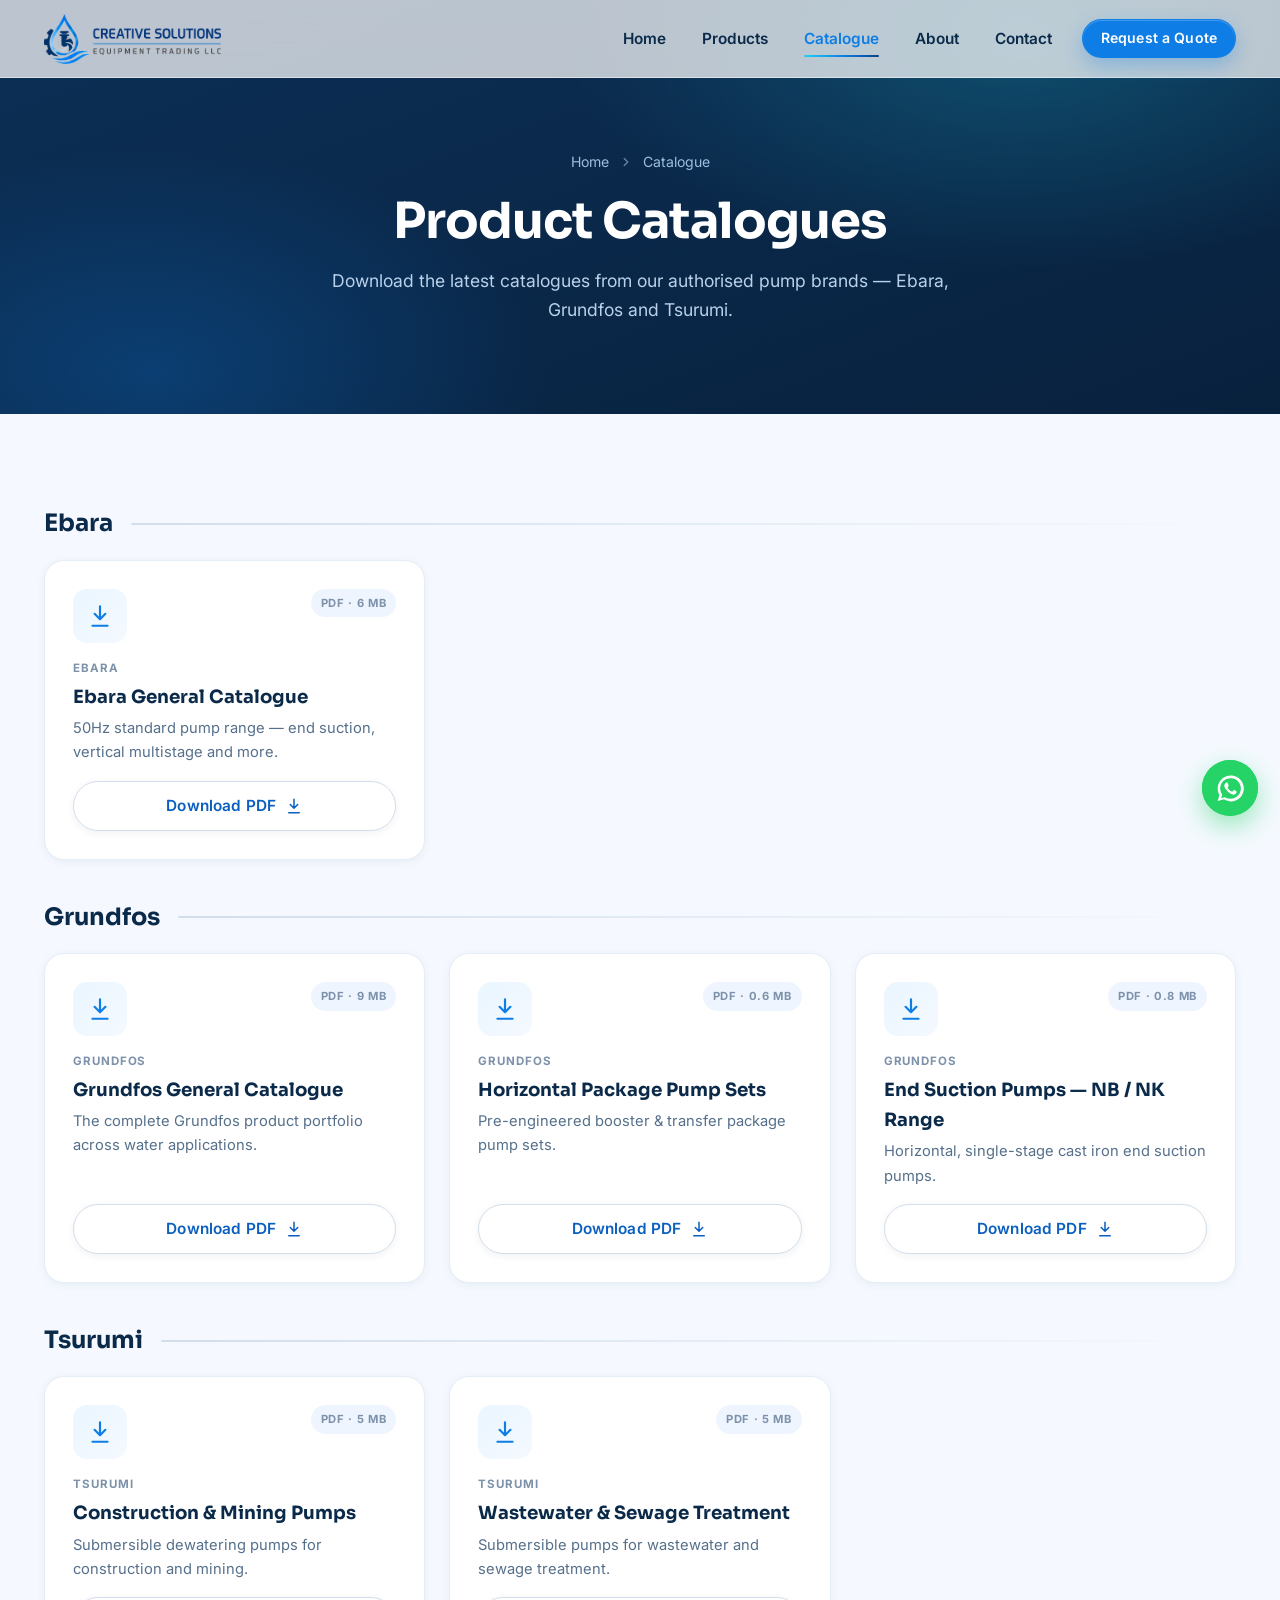
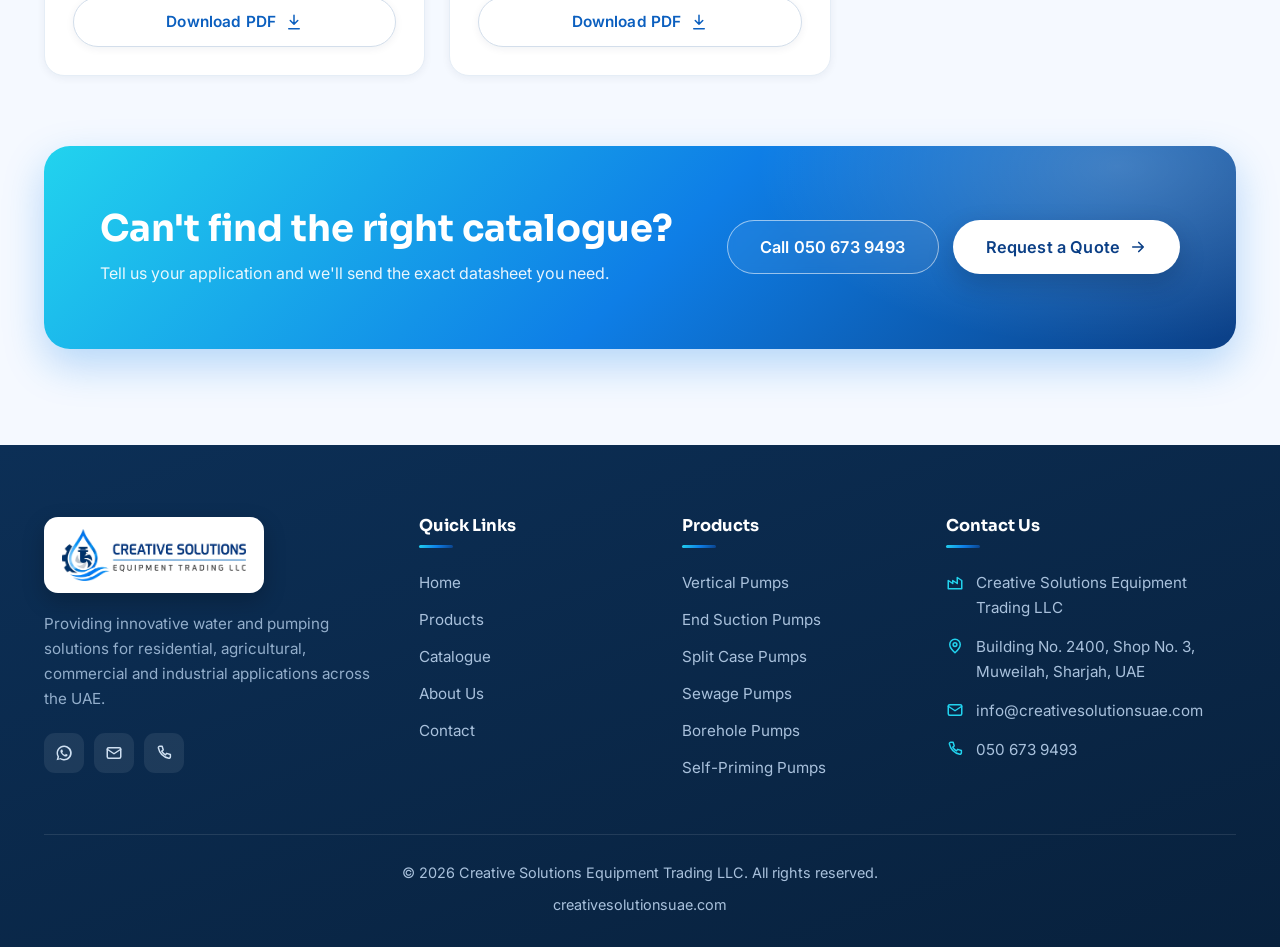
<file: pages/catalogue.html>
<!DOCTYPE html>
<html lang="en">
<head>
  <meta charset="UTF-8" />
  <meta name="viewport" content="width=device-width, initial-scale=1.0" />
  <title>Catalogue | Creative Solutions Equipment Trading LLC</title>
  <meta name="description" content="Download product catalogues from Ebara, Grundfos and Tsurumi — general catalogues, package sets, end suction, construction & mining and wastewater pumps." />
  <meta name="robots" content="index, follow, max-image-preview:large, max-snippet:-1" />
  <link rel="canonical" href="https://creativesolutionsuae.com/pages/catalogue.html" />
  <meta name="author" content="Creative Solutions Equipment Trading LLC" />
  <meta name="theme-color" content="#08213d" />
  <link rel="icon" type="image/png" href="../assets/img/favicon.png" />
  <link rel="apple-touch-icon" href="../assets/img/favicon.png" />
  <meta property="og:site_name" content="Creative Solutions Equipment Trading LLC" />
  <meta property="og:type" content="website" />
  <meta property="og:title" content="Catalogue | Creative Solutions Equipment Trading LLC" />
  <meta property="og:description" content="Download product catalogues from Ebara, Grundfos and Tsurumi — general catalogues, package sets, end suction, construction & mining and wastewater pumps." />
  <meta property="og:url" content="https://creativesolutionsuae.com/pages/catalogue.html" />
  <meta property="og:image" content="https://creativesolutionsuae.com/assets/img/og-image.png" />
  <meta property="og:locale" content="en_AE" />
  <meta name="twitter:card" content="summary_large_image" />
  <meta name="twitter:title" content="Catalogue | Creative Solutions Equipment Trading LLC" />
  <meta name="twitter:description" content="Download product catalogues from Ebara, Grundfos and Tsurumi — general catalogues, package sets, end suction, construction & mining and wastewater pumps." />
  <meta name="twitter:image" content="https://creativesolutionsuae.com/assets/img/og-image.png" />
  <link rel="preconnect" href="https://fonts.googleapis.com" />
  <link rel="preconnect" href="https://fonts.gstatic.com" crossorigin />
  <link href="https://fonts.googleapis.com/css2?family=Inter:wght@400;500;600;700&family=Sora:wght@600;700;800&display=swap" rel="stylesheet" />
  <link rel="stylesheet" href="../assets/css/styles.css" />
  <script type="application/ld+json">{"@context":"https://schema.org","@type":"Organization","name":"Creative Solutions Equipment Trading LLC","url":"https://creativesolutionsuae.com/","logo":"https://creativesolutionsuae.com/assets/img/logo-icon.png","image":"https://creativesolutionsuae.com/assets/img/og-image.png","email":"info@creativesolutionsuae.com","telephone":"+971506739493","address":{"@type":"PostalAddress","streetAddress":"Building No. 2400, Shop No. 3, Muweilah","addressLocality":"Sharjah","addressCountry":"AE"},"areaServed":"AE","description":"UAE supplier of Ebara, Grundfos and Tsurumi water & sewage pumping solutions for irrigation, building services, storm, sewage and dewatering."}</script>
</head>
<body>
  <header class="nav" id="nav">
    <div class="container">
      <a class="brand" href="../index.html" aria-label="Creative Solutions Equipment Trading LLC home">
        <img class="brand-full" src="../assets/img/logo.png" alt="Creative Solutions Equipment Trading LLC" />
      </a>
      <nav class="nav-links" id="navLinks">
        <a class="nav-link" href="../index.html">Home</a>
        <a class="nav-link" href="products.html">Products</a>
        <a class="nav-link active" href="catalogue.html">Catalogue</a>
        <a class="nav-link" href="about.html">About</a>
        <a class="nav-link" href="contact.html">Contact</a>
        <span class="nav-cta"><a class="btn btn-primary btn-sm" href="contact.html">Request a Quote</a></span>
      </nav>
      <button class="nav-toggle" id="navToggle" aria-label="Toggle menu" aria-expanded="false"><span></span></button>
    </div>
  </header>
  <section class="page-header">
    <div class="container">
      <span class="breadcrumb"><a href="../index.html">Home</a> <svg viewBox="0 0 24 24" fill="none" stroke="currentColor" stroke-width="2.4" stroke-linecap="round" stroke-linejoin="round"><path d="m9 6 6 6-6 6"/></svg> <span>Catalogue</span></span>
      <h1>Product Catalogues</h1>
      <p>Download the latest catalogues from our authorised pump brands — Ebara, Grundfos and Tsurumi.</p>
    </div>
  </section>

  <section class="section">
    <div class="container">

      <div class="dl-brandhead reveal"><h2 class="dl-brandname">Ebara</h2><span class="line"></span></div>
      <div class="dl-grid">
        <div class="dl-card reveal">
          <div class="dl-top"><span class="dl-icon"><svg viewBox="0 0 24 24" fill="none" stroke="currentColor" stroke-width="2" stroke-linecap="round" stroke-linejoin="round"><path d="M12 3v12M7 10l5 5 5-5M5 21h14"/></svg></span><span class="dl-badge">PDF · 6 MB</span></div>
          <div><div class="dl-brand" style="color:var(--slate-light);font-size:0.72rem;font-weight:700;letter-spacing:0.08em;text-transform:uppercase;margin-bottom:4px">Ebara</div><div class="dl-name">Ebara General Catalogue</div><div class="dl-desc">50Hz standard pump range — end suction, vertical multistage and more.</div></div>
          <a class="btn btn-outline" href="../catelogue/ebara_general_catelogue.pdf" data-file="../catelogue/ebara_general_catelogue.pdf" data-name="Ebara — Ebara General Catalogue">Download PDF <svg viewBox="0 0 24 24" fill="none" stroke="currentColor" stroke-width="2" stroke-linecap="round" stroke-linejoin="round"><path d="M12 3v12M7 10l5 5 5-5M5 21h14"/></svg></a>
        </div>
      </div>

      <div class="dl-brandhead reveal"><h2 class="dl-brandname">Grundfos</h2><span class="line"></span></div>
      <div class="dl-grid">
        <div class="dl-card reveal">
          <div class="dl-top"><span class="dl-icon"><svg viewBox="0 0 24 24" fill="none" stroke="currentColor" stroke-width="2" stroke-linecap="round" stroke-linejoin="round"><path d="M12 3v12M7 10l5 5 5-5M5 21h14"/></svg></span><span class="dl-badge">PDF · 9 MB</span></div>
          <div><div class="dl-brand" style="color:var(--slate-light);font-size:0.72rem;font-weight:700;letter-spacing:0.08em;text-transform:uppercase;margin-bottom:4px">Grundfos</div><div class="dl-name">Grundfos General Catalogue</div><div class="dl-desc">The complete Grundfos product portfolio across water applications.</div></div>
          <a class="btn btn-outline" href="../catelogue/general_catalogue.pdf" data-file="../catelogue/general_catalogue.pdf" data-name="Grundfos — Grundfos General Catalogue">Download PDF <svg viewBox="0 0 24 24" fill="none" stroke="currentColor" stroke-width="2" stroke-linecap="round" stroke-linejoin="round"><path d="M12 3v12M7 10l5 5 5-5M5 21h14"/></svg></a>
        </div>
        <div class="dl-card reveal">
          <div class="dl-top"><span class="dl-icon"><svg viewBox="0 0 24 24" fill="none" stroke="currentColor" stroke-width="2" stroke-linecap="round" stroke-linejoin="round"><path d="M12 3v12M7 10l5 5 5-5M5 21h14"/></svg></span><span class="dl-badge">PDF · 0.6 MB</span></div>
          <div><div class="dl-brand" style="color:var(--slate-light);font-size:0.72rem;font-weight:700;letter-spacing:0.08em;text-transform:uppercase;margin-bottom:4px">Grundfos</div><div class="dl-name">Horizontal Package Pump Sets</div><div class="dl-desc">Pre-engineered booster & transfer package pump sets.</div></div>
          <a class="btn btn-outline" href="../catelogue/horizontal_package_set.pdf" data-file="../catelogue/horizontal_package_set.pdf" data-name="Grundfos — Horizontal Package Pump Sets">Download PDF <svg viewBox="0 0 24 24" fill="none" stroke="currentColor" stroke-width="2" stroke-linecap="round" stroke-linejoin="round"><path d="M12 3v12M7 10l5 5 5-5M5 21h14"/></svg></a>
        </div>
        <div class="dl-card reveal">
          <div class="dl-top"><span class="dl-icon"><svg viewBox="0 0 24 24" fill="none" stroke="currentColor" stroke-width="2" stroke-linecap="round" stroke-linejoin="round"><path d="M12 3v12M7 10l5 5 5-5M5 21h14"/></svg></span><span class="dl-badge">PDF · 0.8 MB</span></div>
          <div><div class="dl-brand" style="color:var(--slate-light);font-size:0.72rem;font-weight:700;letter-spacing:0.08em;text-transform:uppercase;margin-bottom:4px">Grundfos</div><div class="dl-name">End Suction Pumps — NB / NK Range</div><div class="dl-desc">Horizontal, single-stage cast iron end suction pumps.</div></div>
          <a class="btn btn-outline" href="../catelogue/End_suction.pdf" data-file="../catelogue/End_suction.pdf" data-name="Grundfos — End Suction Pumps — NB / NK Range">Download PDF <svg viewBox="0 0 24 24" fill="none" stroke="currentColor" stroke-width="2" stroke-linecap="round" stroke-linejoin="round"><path d="M12 3v12M7 10l5 5 5-5M5 21h14"/></svg></a>
        </div>
      </div>

      <div class="dl-brandhead reveal"><h2 class="dl-brandname">Tsurumi</h2><span class="line"></span></div>
      <div class="dl-grid">
        <div class="dl-card reveal">
          <div class="dl-top"><span class="dl-icon"><svg viewBox="0 0 24 24" fill="none" stroke="currentColor" stroke-width="2" stroke-linecap="round" stroke-linejoin="round"><path d="M12 3v12M7 10l5 5 5-5M5 21h14"/></svg></span><span class="dl-badge">PDF · 5 MB</span></div>
          <div><div class="dl-brand" style="color:var(--slate-light);font-size:0.72rem;font-weight:700;letter-spacing:0.08em;text-transform:uppercase;margin-bottom:4px">Tsurumi</div><div class="dl-name">Construction & Mining Pumps</div><div class="dl-desc">Submersible dewatering pumps for construction and mining.</div></div>
          <a class="btn btn-outline" href="../catelogue/general_construction_mining.pdf" data-file="../catelogue/general_construction_mining.pdf" data-name="Tsurumi — Construction & Mining Pumps">Download PDF <svg viewBox="0 0 24 24" fill="none" stroke="currentColor" stroke-width="2" stroke-linecap="round" stroke-linejoin="round"><path d="M12 3v12M7 10l5 5 5-5M5 21h14"/></svg></a>
        </div>
        <div class="dl-card reveal">
          <div class="dl-top"><span class="dl-icon"><svg viewBox="0 0 24 24" fill="none" stroke="currentColor" stroke-width="2" stroke-linecap="round" stroke-linejoin="round"><path d="M12 3v12M7 10l5 5 5-5M5 21h14"/></svg></span><span class="dl-badge">PDF · 5 MB</span></div>
          <div><div class="dl-brand" style="color:var(--slate-light);font-size:0.72rem;font-weight:700;letter-spacing:0.08em;text-transform:uppercase;margin-bottom:4px">Tsurumi</div><div class="dl-name">Wastewater & Sewage Treatment</div><div class="dl-desc">Submersible pumps for wastewater and sewage treatment.</div></div>
          <a class="btn btn-outline" href="../catelogue/waste_water_treatment.pdf" data-file="../catelogue/waste_water_treatment.pdf" data-name="Tsurumi — Wastewater & Sewage Treatment">Download PDF <svg viewBox="0 0 24 24" fill="none" stroke="currentColor" stroke-width="2" stroke-linecap="round" stroke-linejoin="round"><path d="M12 3v12M7 10l5 5 5-5M5 21h14"/></svg></a>
        </div>
      </div>
      <div style="margin-top:70px">
      <div class="cta-band reveal">
        <div class="inner">
          <div>
            <h2>Can't find the right catalogue?</h2>
            <p>Tell us your application and we'll send the exact datasheet you need.</p>
          </div>
          <div style="display:flex;gap:14px;flex-wrap:wrap">
            <a class="btn btn-ghost btn-lg" href="tel:0506739493">Call 050 673 9493</a>
            <a class="btn btn-white btn-lg" href="contact.html">Request a Quote <svg viewBox="0 0 24 24" fill="none" stroke="currentColor" stroke-width="2.2" stroke-linecap="round" stroke-linejoin="round"><path d="M5 12h14M13 6l6 6-6 6"/></svg></a>
          </div>
        </div>
      </div>
      </div>
    </div>
  </section>

  <footer class="footer">
    <div class="container">
      <div class="footer-grid">
        <div>
          <a class="brand footer-brand" href="../index.html">
            <span class="footer-logo-wrap"><img class="brand-full" src="../assets/img/logo.png" alt="Creative Solutions Equipment Trading LLC" /></span>
          </a>
          <p>Providing innovative water and pumping solutions for residential, agricultural, commercial and industrial applications across the UAE.</p>
          <div class="social" style="margin-top:22px">
            <a href="https://wa.me/971506739493" aria-label="WhatsApp" target="_blank" rel="noopener"><svg viewBox="0 0 24 24" fill="currentColor"><path d="M12 2a10 10 0 0 0-8.6 15l-1.3 4.7 4.8-1.3A10 10 0 1 0 12 2Zm0 18a8 8 0 0 1-4.1-1.1l-.3-.2-2.8.8.8-2.7-.2-.3A8 8 0 1 1 12 20Zm4.4-6c-.2-.1-1.4-.7-1.6-.8s-.4-.1-.5.1-.6.8-.8 1-.3.2-.5.1a6.5 6.5 0 0 1-1.9-1.2 7.2 7.2 0 0 1-1.3-1.7c-.1-.2 0-.4.1-.5l.4-.5c.1-.2.1-.3.2-.5s0-.3 0-.4-.5-1.3-.7-1.8-.4-.4-.5-.4h-.5a.9.9 0 0 0-.7.3 2.8 2.8 0 0 0-.9 2.1 4.9 4.9 0 0 0 1 2.6 11 11 0 0 0 4.3 3.8c2 .8 2 .5 2.4.5a2.5 2.5 0 0 0 1.6-1.2 2 2 0 0 0 .2-1.2c-.1-.1-.3-.2-.5-.3Z"/></svg></a>
            <a href="mailto:info@creativesolutionsuae.com" aria-label="Email"><svg viewBox="0 0 24 24" fill="none" stroke="currentColor" stroke-width="2" stroke-linecap="round" stroke-linejoin="round"><rect x="3" y="5" width="18" height="14" rx="2"/><path d="m3 7 9 6 9-6"/></svg></a>
            <a href="tel:0506739493" aria-label="Phone"><svg viewBox="0 0 24 24" fill="none" stroke="currentColor" stroke-width="2" stroke-linecap="round" stroke-linejoin="round"><path d="M6.5 3h3l1.5 5-2 1.5a12 12 0 0 0 5 5l1.5-2 5 1.5v3a2 2 0 0 1-2.2 2A18 18 0 0 1 4.5 5.2 2 2 0 0 1 6.5 3Z"/></svg></a>
          </div>
        </div>
        <div>
          <h4>Quick Links</h4>
          <div class="footer-links">
            <a href="../index.html">Home</a>
            <a href="products.html">Products</a>
            <a href="catalogue.html">Catalogue</a>
            <a href="about.html">About Us</a>
            <a href="contact.html">Contact</a>
          </div>
        </div>
        <div>
          <h4>Products</h4>
          <div class="footer-links">
            <a href="products.html">Vertical Pumps</a>
            <a href="products.html">End Suction Pumps</a>
            <a href="products.html">Split Case Pumps</a>
            <a href="products.html">Sewage Pumps</a>
            <a href="products.html">Borehole Pumps</a>
            <a href="products.html">Self-Priming Pumps</a>
          </div>
        </div>
        <div>
          <h4>Contact Us</h4>
          <ul class="footer-contact">
            <li><svg viewBox="0 0 24 24" fill="none" stroke="currentColor" stroke-width="2" stroke-linecap="round" stroke-linejoin="round"><path d="M3 21V10l6 4V10l6 4V6l6 4v11H3Z"/></svg>Creative Solutions Equipment Trading LLC</li>
            <li><svg viewBox="0 0 24 24" fill="none" stroke="currentColor" stroke-width="2" stroke-linecap="round" stroke-linejoin="round"><path d="M12 21s7-6.2 7-11a7 7 0 1 0-14 0c0 4.8 7 11 7 11Z"/><circle cx="12" cy="10" r="2.5"/></svg>Building No. 2400, Shop No. 3, Muweilah, Sharjah, UAE</li>
            <li><svg viewBox="0 0 24 24" fill="none" stroke="currentColor" stroke-width="2" stroke-linecap="round" stroke-linejoin="round"><rect x="3" y="5" width="18" height="14" rx="2"/><path d="m3 7 9 6 9-6"/></svg><a href="mailto:info@creativesolutionsuae.com">info@creativesolutionsuae.com</a></li>
            <li><svg viewBox="0 0 24 24" fill="none" stroke="currentColor" stroke-width="2" stroke-linecap="round" stroke-linejoin="round"><path d="M6.5 3h3l1.5 5-2 1.5a12 12 0 0 0 5 5l1.5-2 5 1.5v3a2 2 0 0 1-2.2 2A18 18 0 0 1 4.5 5.2 2 2 0 0 1 6.5 3Z"/></svg><a href="tel:0506739493">050 673 9493</a></li>
          </ul>
        </div>
      </div>
      <div class="footer-bottom">
        <span>© <span id="year">2025</span> Creative Solutions Equipment Trading LLC. All rights reserved.</span>
        <span>creativesolutionsuae.com</span>
      </div>
    </div>
  </footer>

  <a class="wa-float" href="https://wa.me/971506739493" target="_blank" rel="noopener" aria-label="Chat with us on WhatsApp"><svg viewBox="0 0 24 24" fill="currentColor"><path d="M12 2a10 10 0 0 0-8.6 15l-1.3 4.7 4.8-1.3A10 10 0 1 0 12 2Zm0 18a8 8 0 0 1-4.1-1.1l-.3-.2-2.8.8.8-2.7-.2-.3A8 8 0 1 1 12 20Zm4.4-6c-.2-.1-1.4-.7-1.6-.8s-.4-.1-.5.1-.6.8-.8 1-.3.2-.5.1a6.5 6.5 0 0 1-1.9-1.2 7.2 7.2 0 0 1-1.3-1.7c-.1-.2 0-.4.1-.5l.4-.5c.1-.2.1-.3.2-.5s0-.3 0-.4-.5-1.3-.7-1.8-.4-.4-.5-.4h-.5a.9.9 0 0 0-.7.3 2.8 2.8 0 0 0-.9 2.1 4.9 4.9 0 0 0 1 2.6 11 11 0 0 0 4.3 3.8c2 .8 2 .5 2.4.5a2.5 2.5 0 0 0 1.6-1.2 2 2 0 0 0 .2-1.2c-.1-.1-.3-.2-.5-.3Z"/></svg></a>
  <button class="to-top" aria-label="Back to top"><svg viewBox="0 0 24 24" fill="none" stroke="currentColor" stroke-width="2.2" stroke-linecap="round" stroke-linejoin="round"><path d="M12 19V5M6 11l6-6 6 6"/></svg></button>

  <script src="../assets/js/main.js"></script>
</body>
</html>
</file>
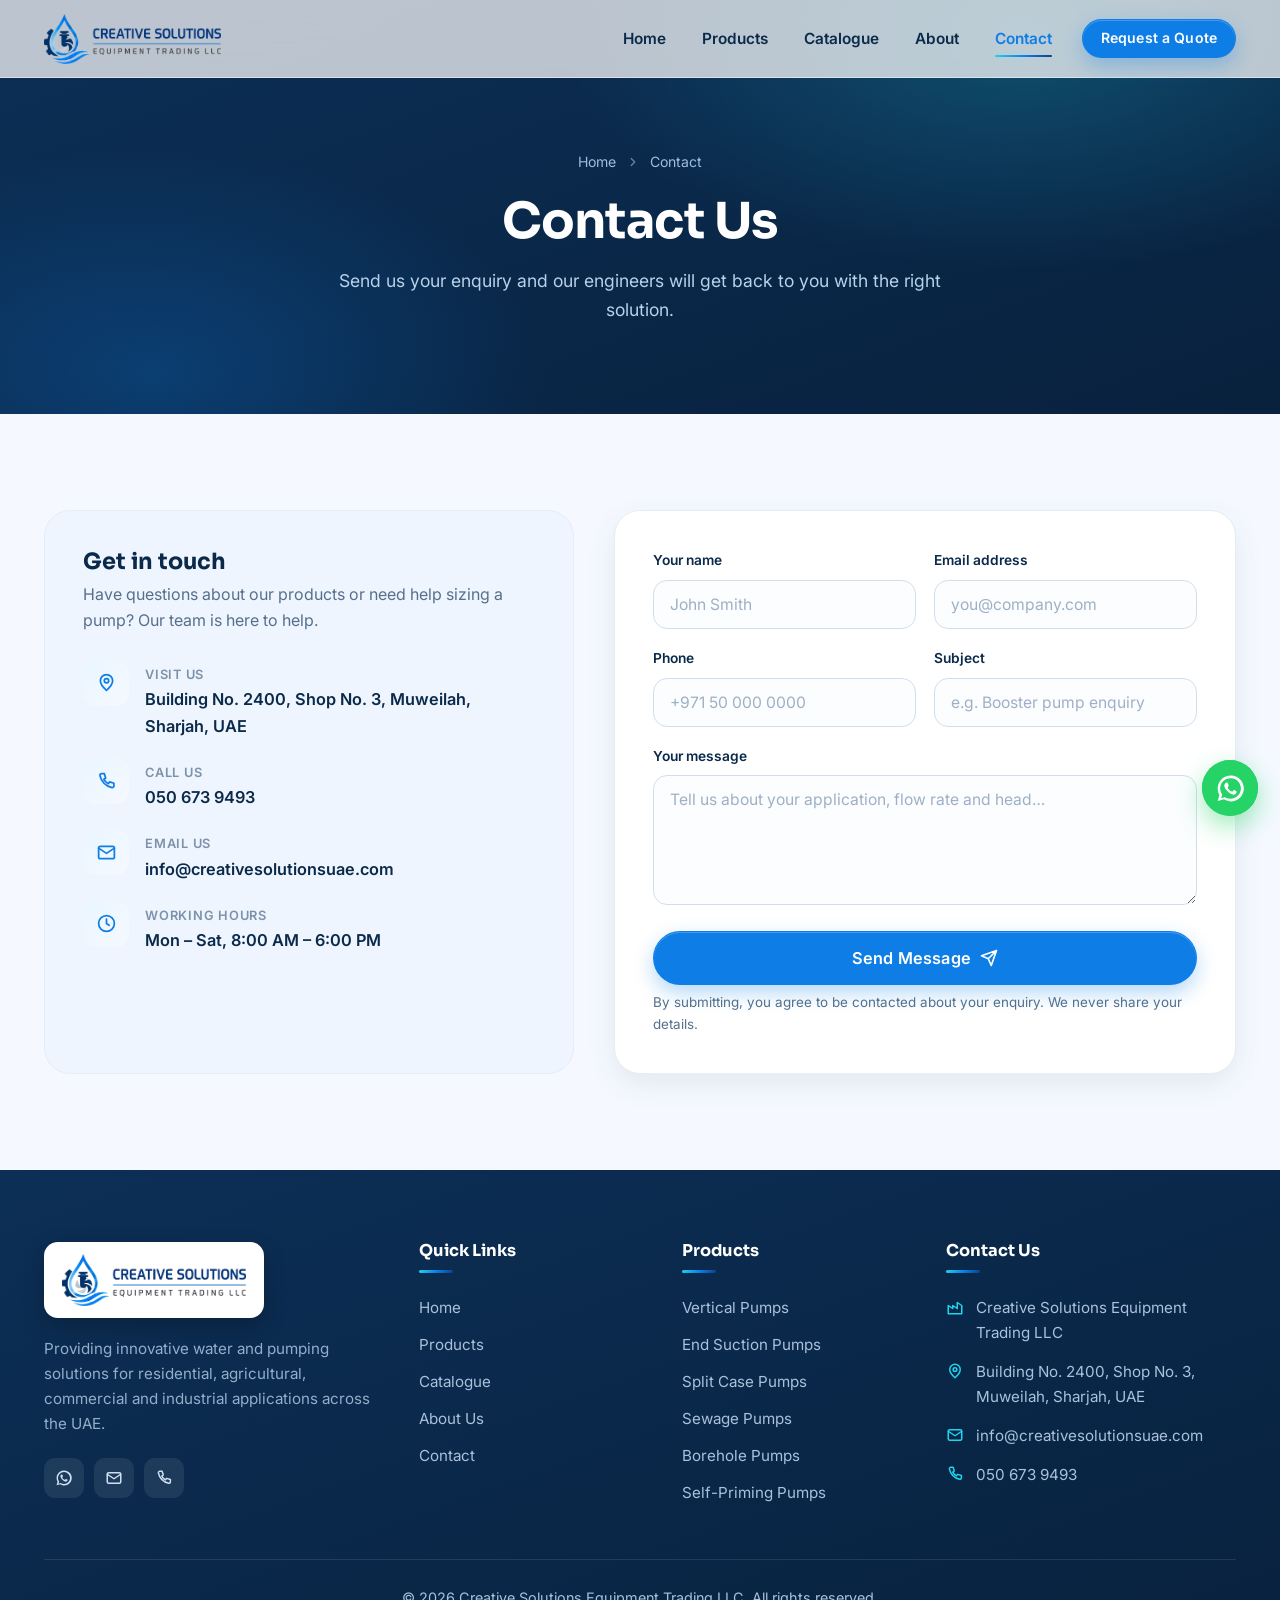
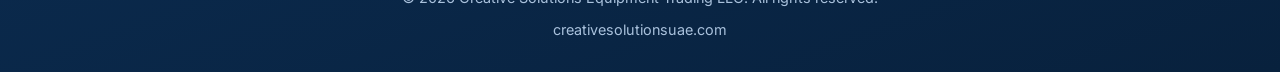
<file: pages/contact.html>
<!DOCTYPE html>
<html lang="en">
<head>
  <meta charset="UTF-8" />
  <meta name="viewport" content="width=device-width, initial-scale=1.0" />
  <title>Contact | Creative Solutions Equipment Trading LLC</title>
  <meta name="description" content="Contact Creative Solutions Equipment Trading LLC — Sharjah, UAE. Call 050 673 9493 or email info@creativesolutionsuae.com." />
  <meta name="robots" content="index, follow, max-image-preview:large, max-snippet:-1" />
  <link rel="canonical" href="https://creativesolutionsuae.com/pages/contact.html" />
  <meta name="author" content="Creative Solutions Equipment Trading LLC" />
  <meta name="theme-color" content="#08213d" />
  <link rel="icon" type="image/png" href="../assets/img/favicon.png" />
  <link rel="apple-touch-icon" href="../assets/img/favicon.png" />
  <meta property="og:site_name" content="Creative Solutions Equipment Trading LLC" />
  <meta property="og:type" content="website" />
  <meta property="og:title" content="Contact | Creative Solutions Equipment Trading LLC" />
  <meta property="og:description" content="Contact Creative Solutions Equipment Trading LLC — Sharjah, UAE. Call 050 673 9493 or email info@creativesolutionsuae.com." />
  <meta property="og:url" content="https://creativesolutionsuae.com/pages/contact.html" />
  <meta property="og:image" content="https://creativesolutionsuae.com/assets/img/og-image.png" />
  <meta property="og:locale" content="en_AE" />
  <meta name="twitter:card" content="summary_large_image" />
  <meta name="twitter:title" content="Contact | Creative Solutions Equipment Trading LLC" />
  <meta name="twitter:description" content="Contact Creative Solutions Equipment Trading LLC — Sharjah, UAE. Call 050 673 9493 or email info@creativesolutionsuae.com." />
  <meta name="twitter:image" content="https://creativesolutionsuae.com/assets/img/og-image.png" />
  <link rel="preconnect" href="https://fonts.googleapis.com" />
  <link rel="preconnect" href="https://fonts.gstatic.com" crossorigin />
  <link href="https://fonts.googleapis.com/css2?family=Inter:wght@400;500;600;700&family=Sora:wght@600;700;800&display=swap" rel="stylesheet" />
  <link rel="stylesheet" href="../assets/css/styles.css" />
  <script type="application/ld+json">{"@context":"https://schema.org","@type":"Organization","name":"Creative Solutions Equipment Trading LLC","url":"https://creativesolutionsuae.com/","logo":"https://creativesolutionsuae.com/assets/img/logo-icon.png","image":"https://creativesolutionsuae.com/assets/img/og-image.png","email":"info@creativesolutionsuae.com","telephone":"+971506739493","address":{"@type":"PostalAddress","streetAddress":"Building No. 2400, Shop No. 3, Muweilah","addressLocality":"Sharjah","addressCountry":"AE"},"areaServed":"AE","description":"UAE supplier of Ebara, Grundfos and Tsurumi water & sewage pumping solutions for irrigation, building services, storm, sewage and dewatering."}</script>
</head>
<body>
  <header class="nav" id="nav">
    <div class="container">
      <a class="brand" href="../index.html" aria-label="Creative Solutions Equipment Trading LLC home">
        <img class="brand-full" src="../assets/img/logo.png" alt="Creative Solutions Equipment Trading LLC" />
      </a>
      <nav class="nav-links" id="navLinks">
        <a class="nav-link" href="../index.html">Home</a>
        <a class="nav-link" href="products.html">Products</a>
        <a class="nav-link" href="catalogue.html">Catalogue</a>
        <a class="nav-link" href="about.html">About</a>
        <a class="nav-link active" href="contact.html">Contact</a>
        <span class="nav-cta"><a class="btn btn-primary btn-sm" href="contact.html">Request a Quote</a></span>
      </nav>
      <button class="nav-toggle" id="navToggle" aria-label="Toggle menu" aria-expanded="false"><span></span></button>
    </div>
  </header>
  <section class="page-header">
    <div class="container">
      <span class="breadcrumb"><a href="../index.html">Home</a> <svg viewBox="0 0 24 24" fill="none" stroke="currentColor" stroke-width="2.4" stroke-linecap="round" stroke-linejoin="round"><path d="m9 6 6 6-6 6"/></svg> <span>Contact</span></span>
      <h1>Contact Us</h1>
      <p>Send us your enquiry and our engineers will get back to you with the right solution.</p>
    </div>
  </section>

  <section class="section">
    <div class="container">
      <div class="contact-grid">
        <div class="reveal">
          <div class="contact-panel">
            <h3>Get in touch</h3>
            <p>Have questions about our products or need help sizing a pump? Our team is here to help.</p>
            <ul class="contact-info-list">
              <li><span class="ic"><svg viewBox="0 0 24 24" fill="none" stroke="currentColor" stroke-width="2" stroke-linecap="round" stroke-linejoin="round"><path d="M12 21s7-6.2 7-11a7 7 0 1 0-14 0c0 4.8 7 11 7 11Z"/><circle cx="12" cy="10" r="2.5"/></svg></span><span><span class="t">Visit us</span><br /><span class="v">Building No. 2400, Shop No. 3, Muweilah, Sharjah, UAE</span></span></li>
              <li><span class="ic"><svg viewBox="0 0 24 24" fill="none" stroke="currentColor" stroke-width="2" stroke-linecap="round" stroke-linejoin="round"><path d="M6.5 3h3l1.5 5-2 1.5a12 12 0 0 0 5 5l1.5-2 5 1.5v3a2 2 0 0 1-2.2 2A18 18 0 0 1 4.5 5.2 2 2 0 0 1 6.5 3Z"/></svg></span><span><span class="t">Call us</span><br /><a class="v" href="tel:0506739493">050 673 9493</a></span></li>
              <li><span class="ic"><svg viewBox="0 0 24 24" fill="none" stroke="currentColor" stroke-width="2" stroke-linecap="round" stroke-linejoin="round"><rect x="3" y="5" width="18" height="14" rx="2"/><path d="m3 7 9 6 9-6"/></svg></span><span><span class="t">Email us</span><br /><a class="v" href="mailto:info@creativesolutionsuae.com">info@creativesolutionsuae.com</a></span></li>
              <li><span class="ic"><svg viewBox="0 0 24 24" fill="none" stroke="currentColor" stroke-width="2" stroke-linecap="round" stroke-linejoin="round"><circle cx="12" cy="12" r="9"/><path d="M12 7v5l3 2"/></svg></span><span><span class="t">Working hours</span><br /><span class="v">Mon – Sat, 8:00 AM – 6:00 PM</span></span></li>
            </ul>
          </div>
        </div>
        <div class="form-card reveal d1">
          <form id="contactForm" action="/api/contact" method="POST">
            <input type="checkbox" name="botcheck" style="display:none" tabindex="-1" autocomplete="off" />
            <div class="form-row">
              <div class="field"><label>Your name</label><input type="text" name="name" placeholder="John Smith" required /></div>
              <div class="field"><label>Email address</label><input type="email" name="email" placeholder="you@company.com" required /></div>
            </div>
            <div class="form-row">
              <div class="field"><label>Phone</label><input type="tel" name="phone" placeholder="+971 50 000 0000" /></div>
              <div class="field"><label>Subject</label><input type="text" name="enquiry_subject" placeholder="e.g. Booster pump enquiry" /></div>
            </div>
            <div class="field"><label>Your message</label><textarea name="message" placeholder="Tell us about your application, flow rate and head…" required></textarea></div>
            <button type="submit" class="btn btn-primary btn-block btn-lg">Send Message <svg viewBox="0 0 24 24" fill="none" stroke="currentColor" stroke-width="2.2" stroke-linecap="round" stroke-linejoin="round"><path d="M22 2 11 13M22 2l-7 20-4-9-9-4 20-7Z"/></svg></button>
            <p class="form-note">By submitting, you agree to be contacted about your enquiry. We never share your details.</p>
          </form>
        </div>
      </div>
    </div>
  </section>

  <footer class="footer">
    <div class="container">
      <div class="footer-grid">
        <div>
          <a class="brand footer-brand" href="../index.html">
            <span class="footer-logo-wrap"><img class="brand-full" src="../assets/img/logo.png" alt="Creative Solutions Equipment Trading LLC" /></span>
          </a>
          <p>Providing innovative water and pumping solutions for residential, agricultural, commercial and industrial applications across the UAE.</p>
          <div class="social" style="margin-top:22px">
            <a href="https://wa.me/971506739493" aria-label="WhatsApp" target="_blank" rel="noopener"><svg viewBox="0 0 24 24" fill="currentColor"><path d="M12 2a10 10 0 0 0-8.6 15l-1.3 4.7 4.8-1.3A10 10 0 1 0 12 2Zm0 18a8 8 0 0 1-4.1-1.1l-.3-.2-2.8.8.8-2.7-.2-.3A8 8 0 1 1 12 20Zm4.4-6c-.2-.1-1.4-.7-1.6-.8s-.4-.1-.5.1-.6.8-.8 1-.3.2-.5.1a6.5 6.5 0 0 1-1.9-1.2 7.2 7.2 0 0 1-1.3-1.7c-.1-.2 0-.4.1-.5l.4-.5c.1-.2.1-.3.2-.5s0-.3 0-.4-.5-1.3-.7-1.8-.4-.4-.5-.4h-.5a.9.9 0 0 0-.7.3 2.8 2.8 0 0 0-.9 2.1 4.9 4.9 0 0 0 1 2.6 11 11 0 0 0 4.3 3.8c2 .8 2 .5 2.4.5a2.5 2.5 0 0 0 1.6-1.2 2 2 0 0 0 .2-1.2c-.1-.1-.3-.2-.5-.3Z"/></svg></a>
            <a href="mailto:info@creativesolutionsuae.com" aria-label="Email"><svg viewBox="0 0 24 24" fill="none" stroke="currentColor" stroke-width="2" stroke-linecap="round" stroke-linejoin="round"><rect x="3" y="5" width="18" height="14" rx="2"/><path d="m3 7 9 6 9-6"/></svg></a>
            <a href="tel:0506739493" aria-label="Phone"><svg viewBox="0 0 24 24" fill="none" stroke="currentColor" stroke-width="2" stroke-linecap="round" stroke-linejoin="round"><path d="M6.5 3h3l1.5 5-2 1.5a12 12 0 0 0 5 5l1.5-2 5 1.5v3a2 2 0 0 1-2.2 2A18 18 0 0 1 4.5 5.2 2 2 0 0 1 6.5 3Z"/></svg></a>
          </div>
        </div>
        <div>
          <h4>Quick Links</h4>
          <div class="footer-links">
            <a href="../index.html">Home</a>
            <a href="products.html">Products</a>
            <a href="catalogue.html">Catalogue</a>
            <a href="about.html">About Us</a>
            <a href="contact.html">Contact</a>
          </div>
        </div>
        <div>
          <h4>Products</h4>
          <div class="footer-links">
            <a href="products.html">Vertical Pumps</a>
            <a href="products.html">End Suction Pumps</a>
            <a href="products.html">Split Case Pumps</a>
            <a href="products.html">Sewage Pumps</a>
            <a href="products.html">Borehole Pumps</a>
            <a href="products.html">Self-Priming Pumps</a>
          </div>
        </div>
        <div>
          <h4>Contact Us</h4>
          <ul class="footer-contact">
            <li><svg viewBox="0 0 24 24" fill="none" stroke="currentColor" stroke-width="2" stroke-linecap="round" stroke-linejoin="round"><path d="M3 21V10l6 4V10l6 4V6l6 4v11H3Z"/></svg>Creative Solutions Equipment Trading LLC</li>
            <li><svg viewBox="0 0 24 24" fill="none" stroke="currentColor" stroke-width="2" stroke-linecap="round" stroke-linejoin="round"><path d="M12 21s7-6.2 7-11a7 7 0 1 0-14 0c0 4.8 7 11 7 11Z"/><circle cx="12" cy="10" r="2.5"/></svg>Building No. 2400, Shop No. 3, Muweilah, Sharjah, UAE</li>
            <li><svg viewBox="0 0 24 24" fill="none" stroke="currentColor" stroke-width="2" stroke-linecap="round" stroke-linejoin="round"><rect x="3" y="5" width="18" height="14" rx="2"/><path d="m3 7 9 6 9-6"/></svg><a href="mailto:info@creativesolutionsuae.com">info@creativesolutionsuae.com</a></li>
            <li><svg viewBox="0 0 24 24" fill="none" stroke="currentColor" stroke-width="2" stroke-linecap="round" stroke-linejoin="round"><path d="M6.5 3h3l1.5 5-2 1.5a12 12 0 0 0 5 5l1.5-2 5 1.5v3a2 2 0 0 1-2.2 2A18 18 0 0 1 4.5 5.2 2 2 0 0 1 6.5 3Z"/></svg><a href="tel:0506739493">050 673 9493</a></li>
          </ul>
        </div>
      </div>
      <div class="footer-bottom">
        <span>© <span id="year">2025</span> Creative Solutions Equipment Trading LLC. All rights reserved.</span>
        <span>creativesolutionsuae.com</span>
      </div>
    </div>
  </footer>

  <a class="wa-float" href="https://wa.me/971506739493" target="_blank" rel="noopener" aria-label="Chat with us on WhatsApp"><svg viewBox="0 0 24 24" fill="currentColor"><path d="M12 2a10 10 0 0 0-8.6 15l-1.3 4.7 4.8-1.3A10 10 0 1 0 12 2Zm0 18a8 8 0 0 1-4.1-1.1l-.3-.2-2.8.8.8-2.7-.2-.3A8 8 0 1 1 12 20Zm4.4-6c-.2-.1-1.4-.7-1.6-.8s-.4-.1-.5.1-.6.8-.8 1-.3.2-.5.1a6.5 6.5 0 0 1-1.9-1.2 7.2 7.2 0 0 1-1.3-1.7c-.1-.2 0-.4.1-.5l.4-.5c.1-.2.1-.3.2-.5s0-.3 0-.4-.5-1.3-.7-1.8-.4-.4-.5-.4h-.5a.9.9 0 0 0-.7.3 2.8 2.8 0 0 0-.9 2.1 4.9 4.9 0 0 0 1 2.6 11 11 0 0 0 4.3 3.8c2 .8 2 .5 2.4.5a2.5 2.5 0 0 0 1.6-1.2 2 2 0 0 0 .2-1.2c-.1-.1-.3-.2-.5-.3Z"/></svg></a>
  <button class="to-top" aria-label="Back to top"><svg viewBox="0 0 24 24" fill="none" stroke="currentColor" stroke-width="2.2" stroke-linecap="round" stroke-linejoin="round"><path d="M12 19V5M6 11l6-6 6 6"/></svg></button>

  <script src="../assets/js/main.js"></script>
</body>
</html>
</file>
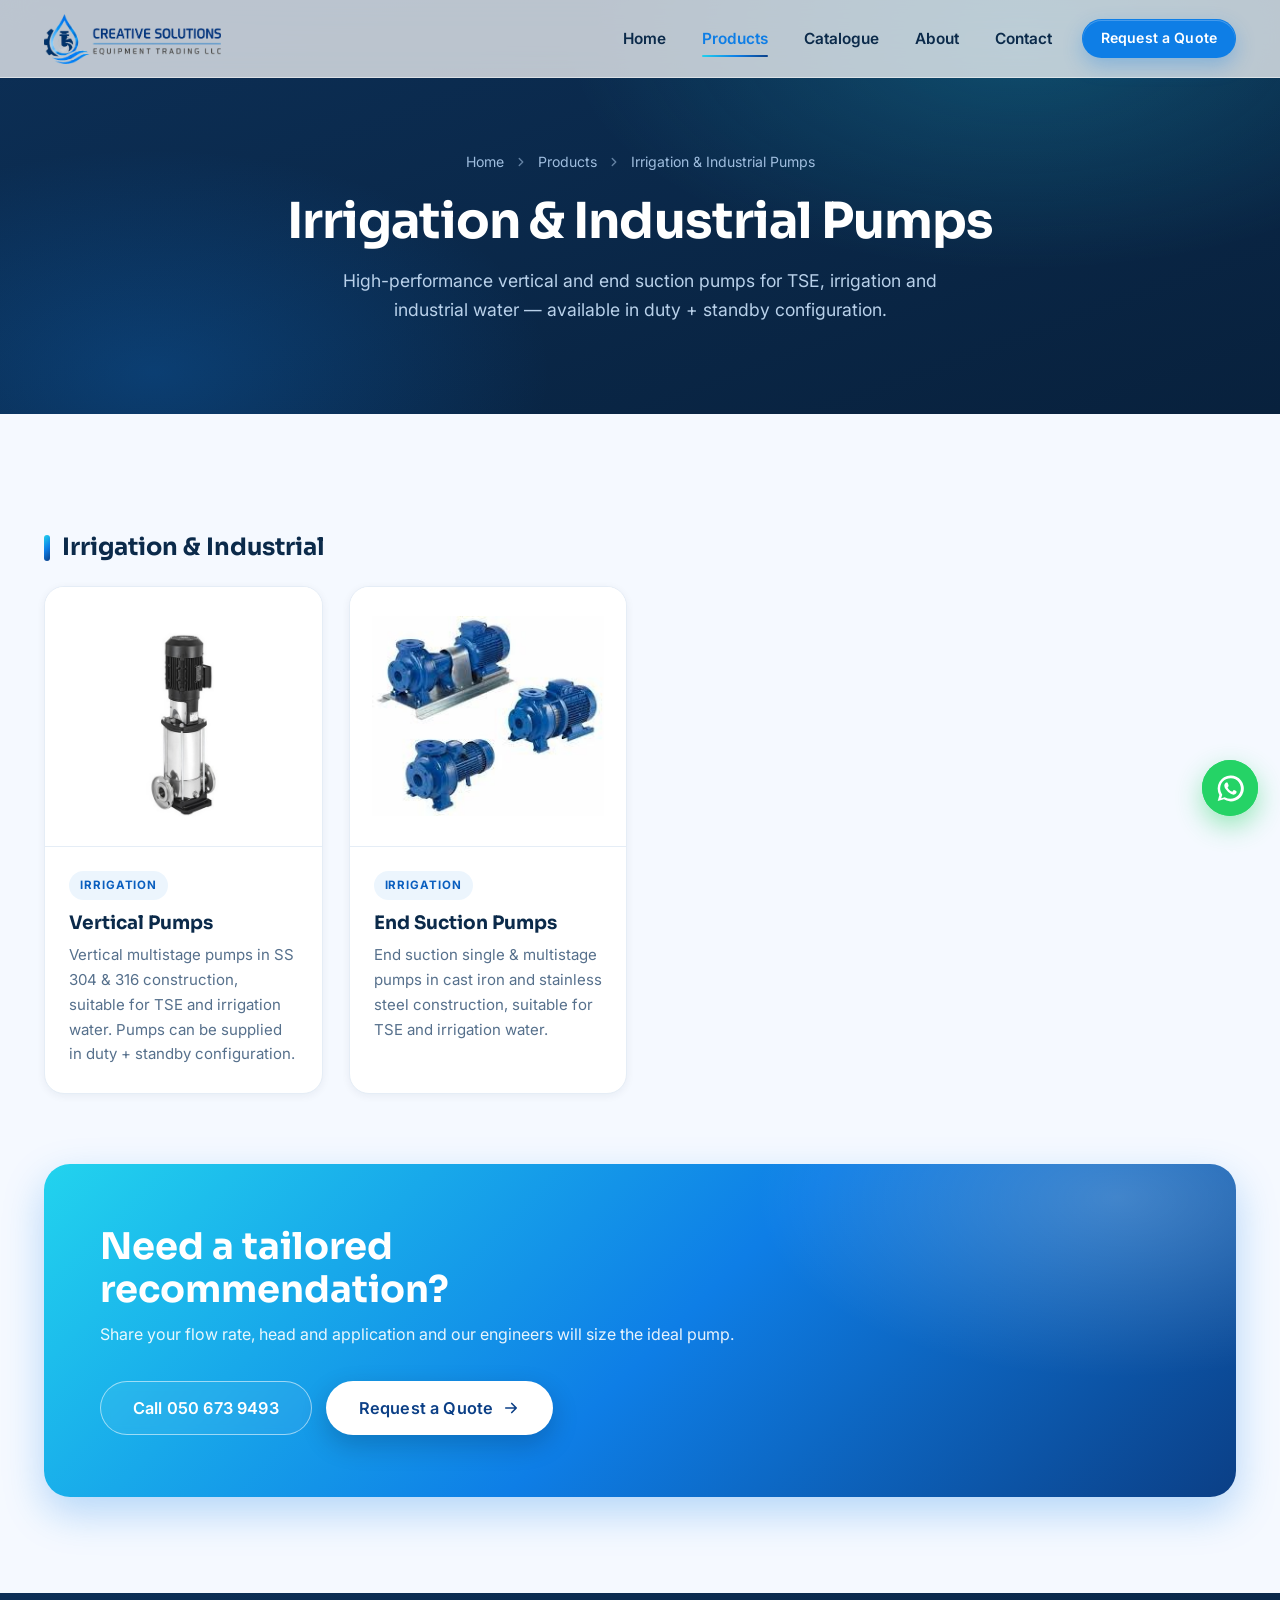
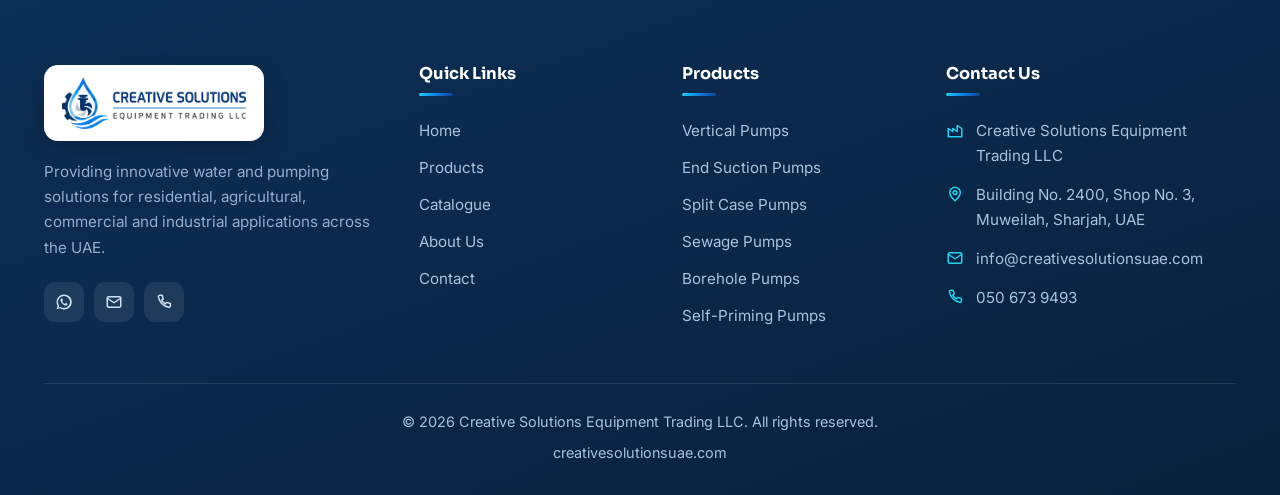
<file: pages/irrigation-industrial.html>
<!DOCTYPE html>
<html lang="en">
<head>
  <meta charset="UTF-8" />
  <meta name="viewport" content="width=device-width, initial-scale=1.0" />
  <title>Irrigation & Industrial Pumps | Creative Solutions</title>
  <meta name="description" content="High-performance vertical and end suction pumps for TSE, irrigation and industrial water — available in duty + standby configuration." />
  <meta name="robots" content="index, follow, max-image-preview:large, max-snippet:-1" />
  <link rel="canonical" href="https://creativesolutionsuae.com/pages/irrigation-industrial.html" />
  <meta name="author" content="Creative Solutions Equipment Trading LLC" />
  <meta name="theme-color" content="#08213d" />
  <link rel="icon" type="image/png" href="../assets/img/favicon.png" />
  <link rel="apple-touch-icon" href="../assets/img/favicon.png" />
  <meta property="og:site_name" content="Creative Solutions Equipment Trading LLC" />
  <meta property="og:type" content="website" />
  <meta property="og:title" content="Irrigation & Industrial Pumps | Creative Solutions" />
  <meta property="og:description" content="High-performance vertical and end suction pumps for TSE, irrigation and industrial water — available in duty + standby configuration." />
  <meta property="og:url" content="https://creativesolutionsuae.com/pages/irrigation-industrial.html" />
  <meta property="og:image" content="https://creativesolutionsuae.com/assets/img/og-image.png" />
  <meta property="og:locale" content="en_AE" />
  <meta name="twitter:card" content="summary_large_image" />
  <meta name="twitter:title" content="Irrigation & Industrial Pumps | Creative Solutions" />
  <meta name="twitter:description" content="High-performance vertical and end suction pumps for TSE, irrigation and industrial water — available in duty + standby configuration." />
  <meta name="twitter:image" content="https://creativesolutionsuae.com/assets/img/og-image.png" />
  <link rel="preconnect" href="https://fonts.googleapis.com" />
  <link rel="preconnect" href="https://fonts.gstatic.com" crossorigin />
  <link href="https://fonts.googleapis.com/css2?family=Inter:wght@400;500;600;700&family=Sora:wght@600;700;800&display=swap" rel="stylesheet" />
  <link rel="stylesheet" href="../assets/css/styles.css" />
  <script type="application/ld+json">{"@context":"https://schema.org","@type":"Organization","name":"Creative Solutions Equipment Trading LLC","url":"https://creativesolutionsuae.com/","logo":"https://creativesolutionsuae.com/assets/img/logo-icon.png","image":"https://creativesolutionsuae.com/assets/img/og-image.png","email":"info@creativesolutionsuae.com","telephone":"+971506739493","address":{"@type":"PostalAddress","streetAddress":"Building No. 2400, Shop No. 3, Muweilah","addressLocality":"Sharjah","addressCountry":"AE"},"areaServed":"AE","description":"UAE supplier of Ebara, Grundfos and Tsurumi water & sewage pumping solutions for irrigation, building services, storm, sewage and dewatering."}</script>
</head>
<body>
  <header class="nav" id="nav">
    <div class="container">
      <a class="brand" href="../index.html" aria-label="Creative Solutions Equipment Trading LLC home">
        <img class="brand-full" src="../assets/img/logo.png" alt="Creative Solutions Equipment Trading LLC" />
      </a>
      <nav class="nav-links" id="navLinks">
        <a class="nav-link" href="../index.html">Home</a>
        <a class="nav-link active" href="products.html">Products</a>
        <a class="nav-link" href="catalogue.html">Catalogue</a>
        <a class="nav-link" href="about.html">About</a>
        <a class="nav-link" href="contact.html">Contact</a>
        <span class="nav-cta"><a class="btn btn-primary btn-sm" href="contact.html">Request a Quote</a></span>
      </nav>
      <button class="nav-toggle" id="navToggle" aria-label="Toggle menu" aria-expanded="false"><span></span></button>
    </div>
  </header>
  <section class="page-header">
    <div class="container">
      <span class="breadcrumb"><a href="../index.html">Home</a> <svg viewBox="0 0 24 24" fill="none" stroke="currentColor" stroke-width="2.4" stroke-linecap="round" stroke-linejoin="round"><path d="m9 6 6 6-6 6"/></svg> <a href="products.html">Products</a> <svg viewBox="0 0 24 24" fill="none" stroke="currentColor" stroke-width="2.4" stroke-linecap="round" stroke-linejoin="round"><path d="m9 6 6 6-6 6"/></svg> <span>Irrigation &amp; Industrial Pumps</span></span>
      <h1>Irrigation &amp; Industrial Pumps</h1>
      <p>High-performance vertical and end suction pumps for TSE, irrigation and industrial water — available in duty + standby configuration.</p>
    </div>
  </section>

  <section class="section">
    <div class="container">

      <h2 class="cat-title reveal">Irrigation &amp; Industrial</h2>
      <div class="grid grid-4" style="margin-top:24px">
        <article class="product-card reveal">
          <div class="product-media"><img src="../assets/img/vertical_pumps.jpg" alt="Vertical Pumps" /></div>
          <div class="product-body"><span class="product-tag">Irrigation</span><h3>Vertical Pumps</h3><p>Vertical multistage pumps in SS 304 &amp; 316 construction, suitable for TSE and irrigation water. Pumps can be supplied in duty + standby configuration.</p></div>
        </article>
        <article class="product-card reveal d1">
          <div class="product-media"><img src="../assets/img/End_section_pumps.jpg" alt="End Suction Pumps" /></div>
          <div class="product-body"><span class="product-tag">Irrigation</span><h3>End Suction Pumps</h3><p>End suction single &amp; multistage pumps in cast iron and stainless steel construction, suitable for TSE and irrigation water.</p></div>
        </article>
      </div>
      <div style="margin-top:70px">
      <div class="cta-band reveal">
        <div class="inner">
          <div>
            <h2>Need a tailored recommendation?</h2>
            <p>Share your flow rate, head and application and our engineers will size the ideal pump.</p>
          </div>
          <div style="display:flex;gap:14px;flex-wrap:wrap">
            <a class="btn btn-ghost btn-lg" href="tel:0506739493">Call 050 673 9493</a>
            <a class="btn btn-white btn-lg" href="contact.html">Request a Quote <svg viewBox="0 0 24 24" fill="none" stroke="currentColor" stroke-width="2.2" stroke-linecap="round" stroke-linejoin="round"><path d="M5 12h14M13 6l6 6-6 6"/></svg></a>
          </div>
        </div>
      </div>
      </div>
    </div>
  </section>

  <footer class="footer">
    <div class="container">
      <div class="footer-grid">
        <div>
          <a class="brand footer-brand" href="../index.html">
            <span class="footer-logo-wrap"><img class="brand-full" src="../assets/img/logo.png" alt="Creative Solutions Equipment Trading LLC" /></span>
          </a>
          <p>Providing innovative water and pumping solutions for residential, agricultural, commercial and industrial applications across the UAE.</p>
          <div class="social" style="margin-top:22px">
            <a href="https://wa.me/971506739493" aria-label="WhatsApp" target="_blank" rel="noopener"><svg viewBox="0 0 24 24" fill="currentColor"><path d="M12 2a10 10 0 0 0-8.6 15l-1.3 4.7 4.8-1.3A10 10 0 1 0 12 2Zm0 18a8 8 0 0 1-4.1-1.1l-.3-.2-2.8.8.8-2.7-.2-.3A8 8 0 1 1 12 20Zm4.4-6c-.2-.1-1.4-.7-1.6-.8s-.4-.1-.5.1-.6.8-.8 1-.3.2-.5.1a6.5 6.5 0 0 1-1.9-1.2 7.2 7.2 0 0 1-1.3-1.7c-.1-.2 0-.4.1-.5l.4-.5c.1-.2.1-.3.2-.5s0-.3 0-.4-.5-1.3-.7-1.8-.4-.4-.5-.4h-.5a.9.9 0 0 0-.7.3 2.8 2.8 0 0 0-.9 2.1 4.9 4.9 0 0 0 1 2.6 11 11 0 0 0 4.3 3.8c2 .8 2 .5 2.4.5a2.5 2.5 0 0 0 1.6-1.2 2 2 0 0 0 .2-1.2c-.1-.1-.3-.2-.5-.3Z"/></svg></a>
            <a href="mailto:info@creativesolutionsuae.com" aria-label="Email"><svg viewBox="0 0 24 24" fill="none" stroke="currentColor" stroke-width="2" stroke-linecap="round" stroke-linejoin="round"><rect x="3" y="5" width="18" height="14" rx="2"/><path d="m3 7 9 6 9-6"/></svg></a>
            <a href="tel:0506739493" aria-label="Phone"><svg viewBox="0 0 24 24" fill="none" stroke="currentColor" stroke-width="2" stroke-linecap="round" stroke-linejoin="round"><path d="M6.5 3h3l1.5 5-2 1.5a12 12 0 0 0 5 5l1.5-2 5 1.5v3a2 2 0 0 1-2.2 2A18 18 0 0 1 4.5 5.2 2 2 0 0 1 6.5 3Z"/></svg></a>
          </div>
        </div>
        <div>
          <h4>Quick Links</h4>
          <div class="footer-links">
            <a href="../index.html">Home</a>
            <a href="products.html">Products</a>
            <a href="catalogue.html">Catalogue</a>
            <a href="about.html">About Us</a>
            <a href="contact.html">Contact</a>
          </div>
        </div>
        <div>
          <h4>Products</h4>
          <div class="footer-links">
            <a href="products.html">Vertical Pumps</a>
            <a href="products.html">End Suction Pumps</a>
            <a href="products.html">Split Case Pumps</a>
            <a href="products.html">Sewage Pumps</a>
            <a href="products.html">Borehole Pumps</a>
            <a href="products.html">Self-Priming Pumps</a>
          </div>
        </div>
        <div>
          <h4>Contact Us</h4>
          <ul class="footer-contact">
            <li><svg viewBox="0 0 24 24" fill="none" stroke="currentColor" stroke-width="2" stroke-linecap="round" stroke-linejoin="round"><path d="M3 21V10l6 4V10l6 4V6l6 4v11H3Z"/></svg>Creative Solutions Equipment Trading LLC</li>
            <li><svg viewBox="0 0 24 24" fill="none" stroke="currentColor" stroke-width="2" stroke-linecap="round" stroke-linejoin="round"><path d="M12 21s7-6.2 7-11a7 7 0 1 0-14 0c0 4.8 7 11 7 11Z"/><circle cx="12" cy="10" r="2.5"/></svg>Building No. 2400, Shop No. 3, Muweilah, Sharjah, UAE</li>
            <li><svg viewBox="0 0 24 24" fill="none" stroke="currentColor" stroke-width="2" stroke-linecap="round" stroke-linejoin="round"><rect x="3" y="5" width="18" height="14" rx="2"/><path d="m3 7 9 6 9-6"/></svg><a href="mailto:info@creativesolutionsuae.com">info@creativesolutionsuae.com</a></li>
            <li><svg viewBox="0 0 24 24" fill="none" stroke="currentColor" stroke-width="2" stroke-linecap="round" stroke-linejoin="round"><path d="M6.5 3h3l1.5 5-2 1.5a12 12 0 0 0 5 5l1.5-2 5 1.5v3a2 2 0 0 1-2.2 2A18 18 0 0 1 4.5 5.2 2 2 0 0 1 6.5 3Z"/></svg><a href="tel:0506739493">050 673 9493</a></li>
          </ul>
        </div>
      </div>
      <div class="footer-bottom">
        <span>© <span id="year">2025</span> Creative Solutions Equipment Trading LLC. All rights reserved.</span>
        <span>creativesolutionsuae.com</span>
      </div>
    </div>
  </footer>

  <a class="wa-float" href="https://wa.me/971506739493" target="_blank" rel="noopener" aria-label="Chat with us on WhatsApp"><svg viewBox="0 0 24 24" fill="currentColor"><path d="M12 2a10 10 0 0 0-8.6 15l-1.3 4.7 4.8-1.3A10 10 0 1 0 12 2Zm0 18a8 8 0 0 1-4.1-1.1l-.3-.2-2.8.8.8-2.7-.2-.3A8 8 0 1 1 12 20Zm4.4-6c-.2-.1-1.4-.7-1.6-.8s-.4-.1-.5.1-.6.8-.8 1-.3.2-.5.1a6.5 6.5 0 0 1-1.9-1.2 7.2 7.2 0 0 1-1.3-1.7c-.1-.2 0-.4.1-.5l.4-.5c.1-.2.1-.3.2-.5s0-.3 0-.4-.5-1.3-.7-1.8-.4-.4-.5-.4h-.5a.9.9 0 0 0-.7.3 2.8 2.8 0 0 0-.9 2.1 4.9 4.9 0 0 0 1 2.6 11 11 0 0 0 4.3 3.8c2 .8 2 .5 2.4.5a2.5 2.5 0 0 0 1.6-1.2 2 2 0 0 0 .2-1.2c-.1-.1-.3-.2-.5-.3Z"/></svg></a>
  <button class="to-top" aria-label="Back to top"><svg viewBox="0 0 24 24" fill="none" stroke="currentColor" stroke-width="2.2" stroke-linecap="round" stroke-linejoin="round"><path d="M12 19V5M6 11l6-6 6 6"/></svg></button>

  <script src="../assets/js/main.js"></script>
</body>
</html>
</file>
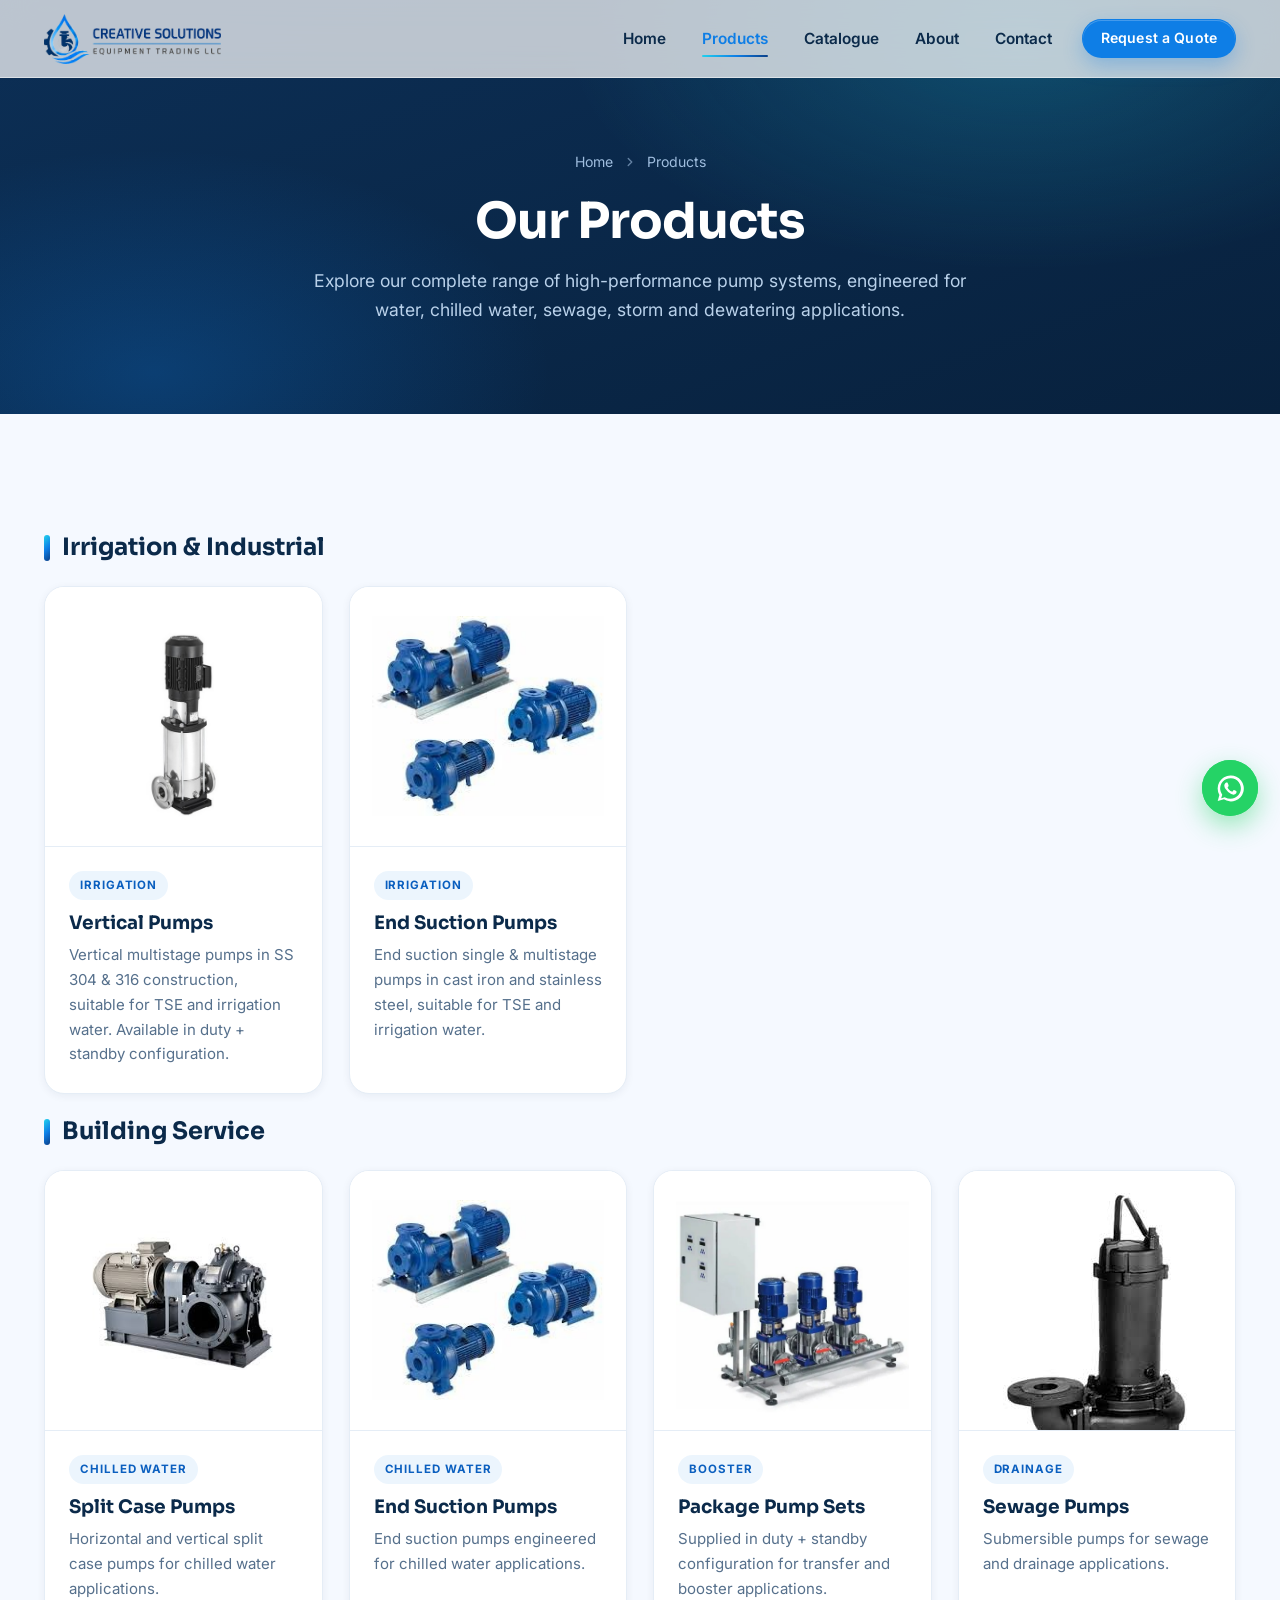
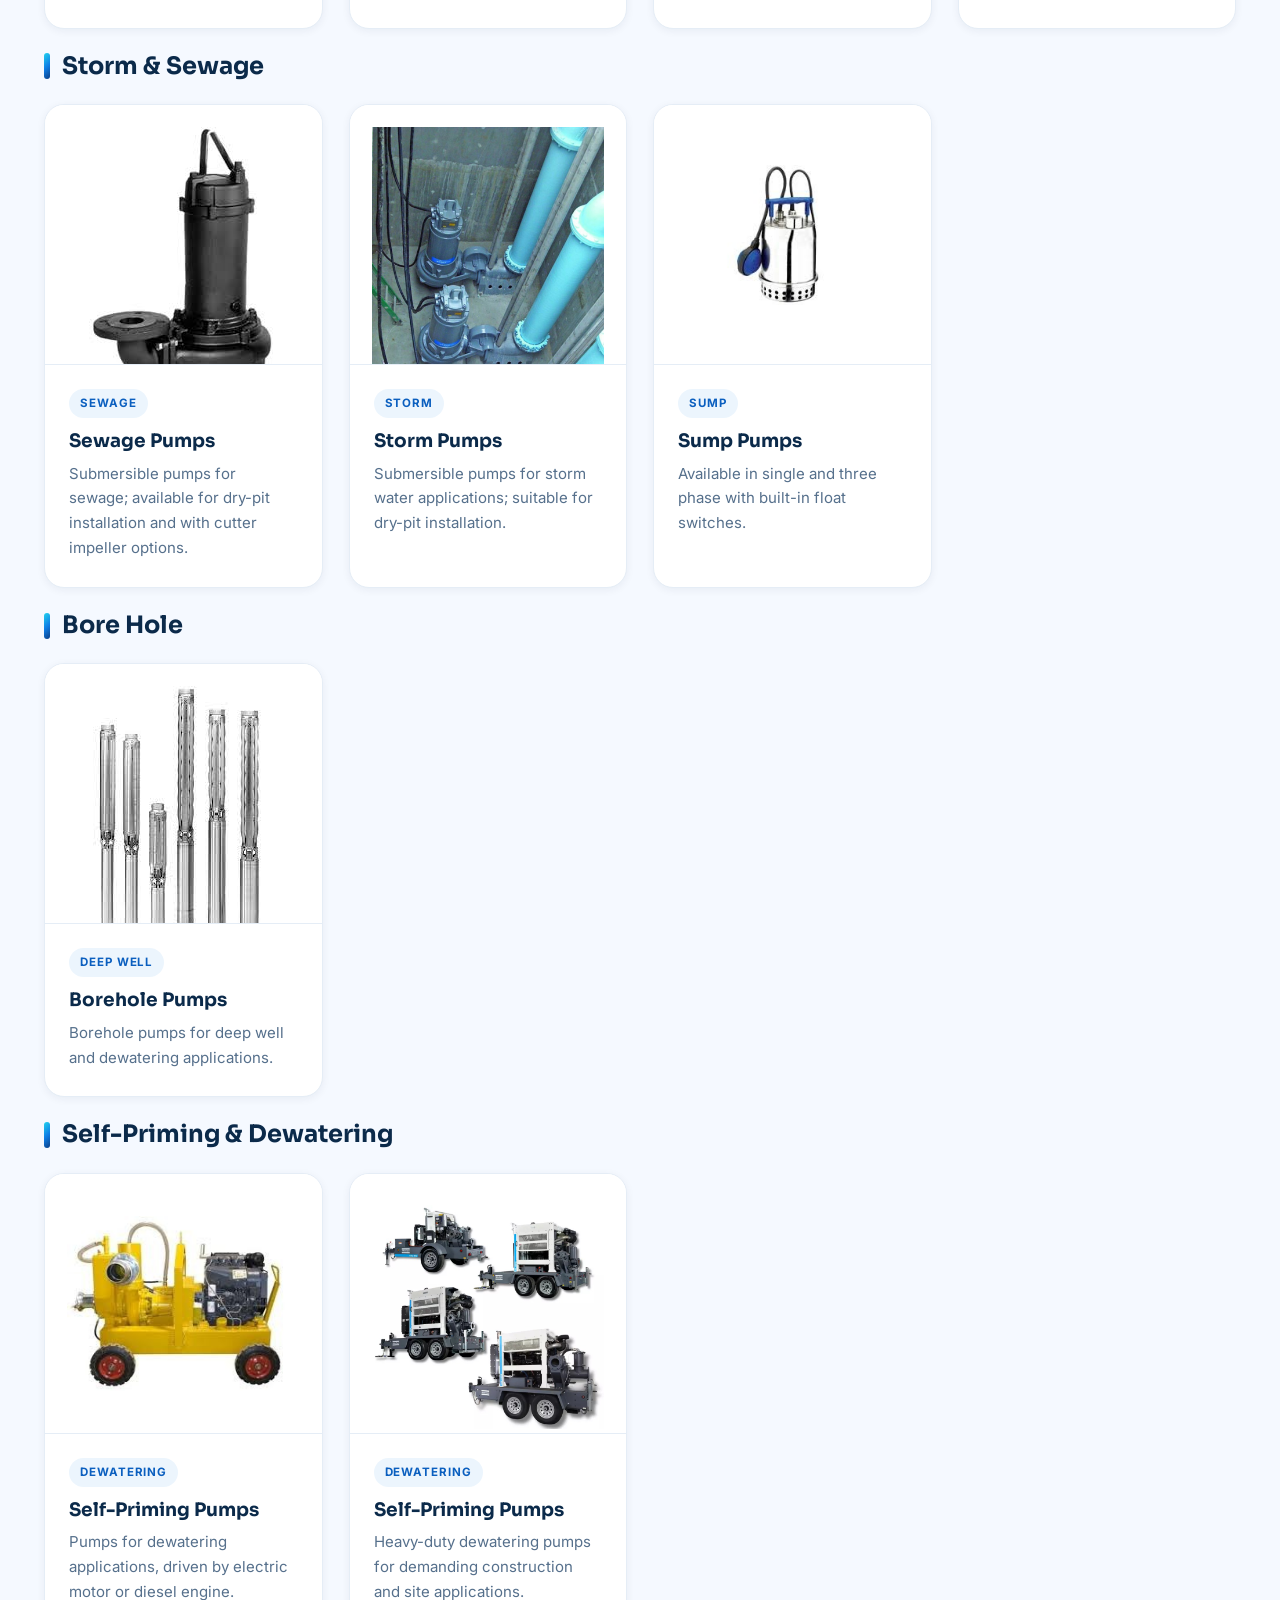
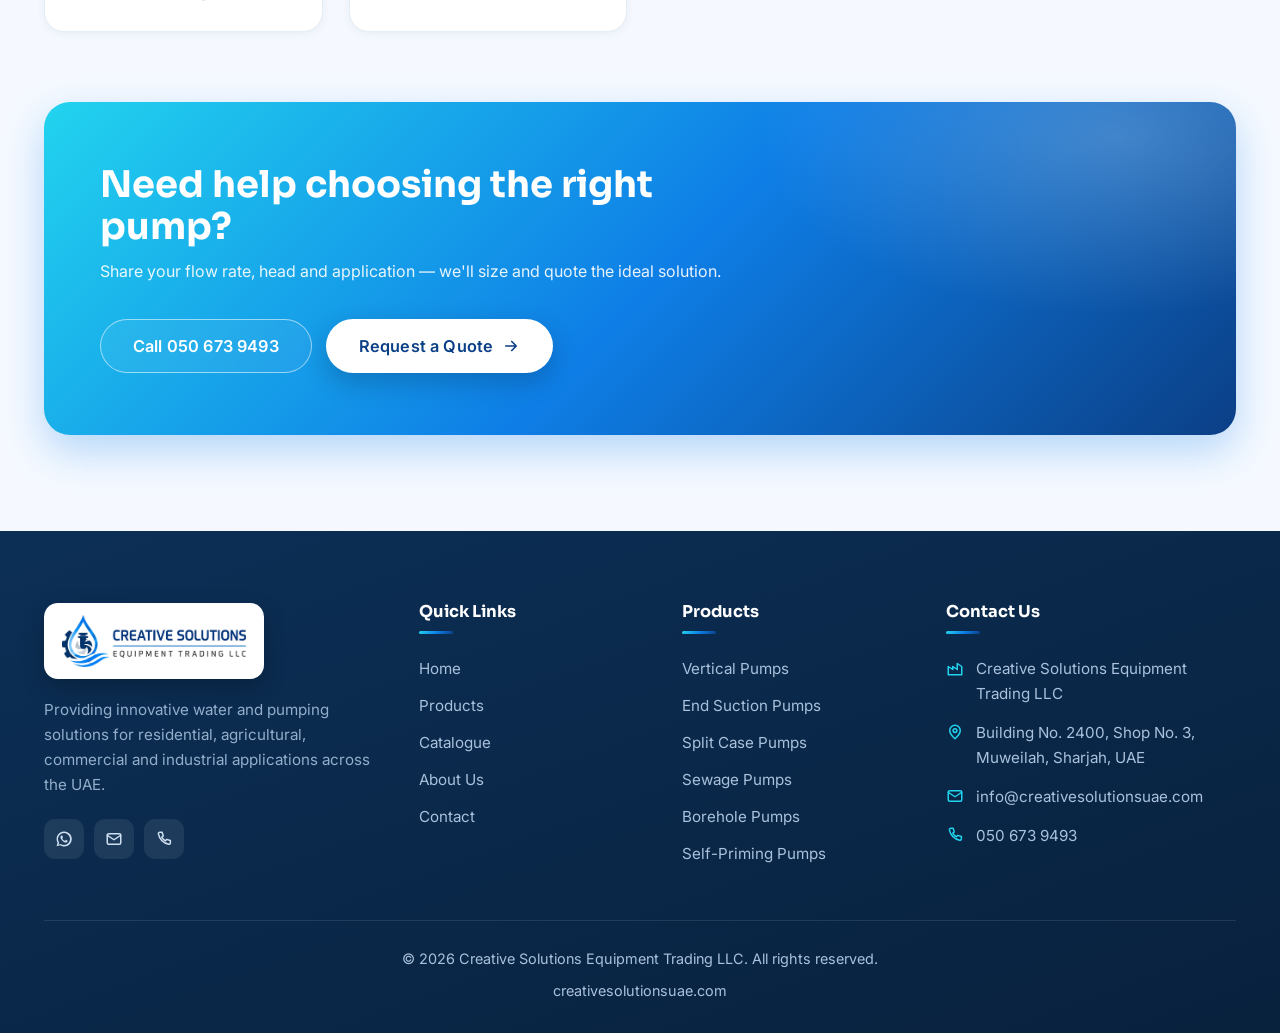
<file: pages/products.html>
<!DOCTYPE html>
<html lang="en">
<head>
  <meta charset="UTF-8" />
  <meta name="viewport" content="width=device-width, initial-scale=1.0" />
  <title>Products | Creative Solutions Equipment Trading LLC</title>
  <meta name="description" content="Explore the complete range of Creative Solutions pumps — vertical, end suction, split case, sewage, storm, borehole and self-priming pumps for the UAE." />
  <meta name="robots" content="index, follow, max-image-preview:large, max-snippet:-1" />
  <link rel="canonical" href="https://creativesolutionsuae.com/pages/products.html" />
  <meta name="author" content="Creative Solutions Equipment Trading LLC" />
  <meta name="theme-color" content="#08213d" />
  <link rel="icon" type="image/png" href="../assets/img/favicon.png" />
  <link rel="apple-touch-icon" href="../assets/img/favicon.png" />
  <meta property="og:site_name" content="Creative Solutions Equipment Trading LLC" />
  <meta property="og:type" content="website" />
  <meta property="og:title" content="Products | Creative Solutions Equipment Trading LLC" />
  <meta property="og:description" content="Explore the complete range of Creative Solutions pumps — vertical, end suction, split case, sewage, storm, borehole and self-priming pumps for the UAE." />
  <meta property="og:url" content="https://creativesolutionsuae.com/pages/products.html" />
  <meta property="og:image" content="https://creativesolutionsuae.com/assets/img/og-image.png" />
  <meta property="og:locale" content="en_AE" />
  <meta name="twitter:card" content="summary_large_image" />
  <meta name="twitter:title" content="Products | Creative Solutions Equipment Trading LLC" />
  <meta name="twitter:description" content="Explore the complete range of Creative Solutions pumps — vertical, end suction, split case, sewage, storm, borehole and self-priming pumps for the UAE." />
  <meta name="twitter:image" content="https://creativesolutionsuae.com/assets/img/og-image.png" />
  <link rel="preconnect" href="https://fonts.googleapis.com" />
  <link rel="preconnect" href="https://fonts.gstatic.com" crossorigin />
  <link href="https://fonts.googleapis.com/css2?family=Inter:wght@400;500;600;700&family=Sora:wght@600;700;800&display=swap" rel="stylesheet" />
  <link rel="stylesheet" href="../assets/css/styles.css" />
  <script type="application/ld+json">{"@context":"https://schema.org","@type":"Organization","name":"Creative Solutions Equipment Trading LLC","url":"https://creativesolutionsuae.com/","logo":"https://creativesolutionsuae.com/assets/img/logo-icon.png","image":"https://creativesolutionsuae.com/assets/img/og-image.png","email":"info@creativesolutionsuae.com","telephone":"+971506739493","address":{"@type":"PostalAddress","streetAddress":"Building No. 2400, Shop No. 3, Muweilah","addressLocality":"Sharjah","addressCountry":"AE"},"areaServed":"AE","description":"UAE supplier of Ebara, Grundfos and Tsurumi water & sewage pumping solutions for irrigation, building services, storm, sewage and dewatering."}</script>
</head>
<body>
  <header class="nav" id="nav">
    <div class="container">
      <a class="brand" href="../index.html" aria-label="Creative Solutions Equipment Trading LLC home">
        <img class="brand-full" src="../assets/img/logo.png" alt="Creative Solutions Equipment Trading LLC" />
      </a>
      <nav class="nav-links" id="navLinks">
        <a class="nav-link" href="../index.html">Home</a>
        <a class="nav-link active" href="products.html">Products</a>
        <a class="nav-link" href="catalogue.html">Catalogue</a>
        <a class="nav-link" href="about.html">About</a>
        <a class="nav-link" href="contact.html">Contact</a>
        <span class="nav-cta"><a class="btn btn-primary btn-sm" href="contact.html">Request a Quote</a></span>
      </nav>
      <button class="nav-toggle" id="navToggle" aria-label="Toggle menu" aria-expanded="false"><span></span></button>
    </div>
  </header>
  <section class="page-header">
    <div class="container">
      <span class="breadcrumb"><a href="../index.html">Home</a> <svg viewBox="0 0 24 24" fill="none" stroke="currentColor" stroke-width="2.4" stroke-linecap="round" stroke-linejoin="round"><path d="m9 6 6 6-6 6"/></svg> <span>Products</span></span>
      <h1>Our Products</h1>
      <p>Explore our complete range of high-performance pump systems, engineered for water, chilled water, sewage, storm and dewatering applications.</p>
    </div>
  </section>

  <section class="section">
    <div class="container">

      <h2 class="cat-title reveal">Irrigation &amp; Industrial</h2>
      <div class="grid grid-4" style="margin-top:24px">
        <article class="product-card reveal">
          <div class="product-media"><img src="../assets/img/vertical_pumps.jpg" alt="Vertical Pumps" /></div>
          <div class="product-body"><span class="product-tag">Irrigation</span><h3>Vertical Pumps</h3><p>Vertical multistage pumps in SS 304 &amp; 316 construction, suitable for TSE and irrigation water. Available in duty + standby configuration.</p></div>
        </article>
        <article class="product-card reveal d1">
          <div class="product-media"><img src="../assets/img/End_section_pumps.jpg" alt="End Suction Pumps" /></div>
          <div class="product-body"><span class="product-tag">Irrigation</span><h3>End Suction Pumps</h3><p>End suction single &amp; multistage pumps in cast iron and stainless steel, suitable for TSE and irrigation water.</p></div>
        </article>
      </div>

      <h2 class="cat-title reveal">Building Service</h2>
      <div class="grid grid-4" style="margin-top:24px">
        <article class="product-card reveal">
          <div class="product-media"><img src="../assets/img/split_case.jpg" alt="Split Case Pumps" /></div>
          <div class="product-body"><span class="product-tag">Chilled Water</span><h3>Split Case Pumps</h3><p>Horizontal and vertical split case pumps for chilled water applications.</p></div>
        </article>
        <article class="product-card reveal d1">
          <div class="product-media"><img src="../assets/img/End_section_pumps.jpg" alt="End Suction Pumps" /></div>
          <div class="product-body"><span class="product-tag">Chilled Water</span><h3>End Suction Pumps</h3><p>End suction pumps engineered for chilled water applications.</p></div>
        </article>
        <article class="product-card reveal d2">
          <div class="product-media"><img src="../assets/img/package.jpg" alt="Package Pump Sets" /></div>
          <div class="product-body"><span class="product-tag">Booster</span><h3>Package Pump Sets</h3><p>Supplied in duty + standby configuration for transfer and booster applications.</p></div>
        </article>
        <article class="product-card reveal d3">
          <div class="product-media"><img src="../assets/img/sewage_pump.jpg" alt="Sewage Pumps" /></div>
          <div class="product-body"><span class="product-tag">Drainage</span><h3>Sewage Pumps</h3><p>Submersible pumps for sewage and drainage applications.</p></div>
        </article>
      </div>

      <h2 class="cat-title reveal">Storm &amp; Sewage</h2>
      <div class="grid grid-4" style="margin-top:24px">
        <article class="product-card reveal">
          <div class="product-media"><img src="../assets/img/sewage_pump.jpg" alt="Sewage Pumps" /></div>
          <div class="product-body"><span class="product-tag">Sewage</span><h3>Sewage Pumps</h3><p>Submersible pumps for sewage; available for dry-pit installation and with cutter impeller options.</p></div>
        </article>
        <article class="product-card reveal d1">
          <div class="product-media"><img src="../assets/img/storm.jpg" alt="Storm Pumps" /></div>
          <div class="product-body"><span class="product-tag">Storm</span><h3>Storm Pumps</h3><p>Submersible pumps for storm water applications; suitable for dry-pit installation.</p></div>
        </article>
        <article class="product-card reveal d2">
          <div class="product-media"><img src="../assets/img/sump_pump.jpg" alt="Sump Pumps" /></div>
          <div class="product-body"><span class="product-tag">Sump</span><h3>Sump Pumps</h3><p>Available in single and three phase with built-in float switches.</p></div>
        </article>
      </div>

      <h2 class="cat-title reveal">Bore Hole</h2>
      <div class="grid grid-4" style="margin-top:24px">
        <article class="product-card reveal">
          <div class="product-media"><img src="../assets/img/borewell pumps.jpeg" alt="Borehole Pumps" /></div>
          <div class="product-body"><span class="product-tag">Deep Well</span><h3>Borehole Pumps</h3><p>Borehole pumps for deep well and dewatering applications.</p></div>
        </article>
      </div>

      <h2 class="cat-title reveal">Self-Priming &amp; Dewatering</h2>
      <div class="grid grid-4" style="margin-top:24px">
        <article class="product-card reveal">
          <div class="product-media"><img src="../assets/img/dewatering.jpg" alt="Self-Priming Pumps" /></div>
          <div class="product-body"><span class="product-tag">Dewatering</span><h3>Self-Priming Pumps</h3><p>Pumps for dewatering applications, driven by electric motor or diesel engine.</p></div>
        </article>
        <article class="product-card reveal d1">
          <div class="product-media"><img src="../assets/img/dewatering1.jpg" alt="Self-Priming Pumps" /></div>
          <div class="product-body"><span class="product-tag">Dewatering</span><h3>Self-Priming Pumps</h3><p>Heavy-duty dewatering pumps for demanding construction and site applications.</p></div>
        </article>
      </div>
      <div style="margin-top:70px">
      <div class="cta-band reveal">
        <div class="inner">
          <div>
            <h2>Need help choosing the right pump?</h2>
            <p>Share your flow rate, head and application — we'll size and quote the ideal solution.</p>
          </div>
          <div style="display:flex;gap:14px;flex-wrap:wrap">
            <a class="btn btn-ghost btn-lg" href="tel:0506739493">Call 050 673 9493</a>
            <a class="btn btn-white btn-lg" href="contact.html">Request a Quote <svg viewBox="0 0 24 24" fill="none" stroke="currentColor" stroke-width="2.2" stroke-linecap="round" stroke-linejoin="round"><path d="M5 12h14M13 6l6 6-6 6"/></svg></a>
          </div>
        </div>
      </div>
      </div>
    </div>
  </section>

  <footer class="footer">
    <div class="container">
      <div class="footer-grid">
        <div>
          <a class="brand footer-brand" href="../index.html">
            <span class="footer-logo-wrap"><img class="brand-full" src="../assets/img/logo.png" alt="Creative Solutions Equipment Trading LLC" /></span>
          </a>
          <p>Providing innovative water and pumping solutions for residential, agricultural, commercial and industrial applications across the UAE.</p>
          <div class="social" style="margin-top:22px">
            <a href="https://wa.me/971506739493" aria-label="WhatsApp" target="_blank" rel="noopener"><svg viewBox="0 0 24 24" fill="currentColor"><path d="M12 2a10 10 0 0 0-8.6 15l-1.3 4.7 4.8-1.3A10 10 0 1 0 12 2Zm0 18a8 8 0 0 1-4.1-1.1l-.3-.2-2.8.8.8-2.7-.2-.3A8 8 0 1 1 12 20Zm4.4-6c-.2-.1-1.4-.7-1.6-.8s-.4-.1-.5.1-.6.8-.8 1-.3.2-.5.1a6.5 6.5 0 0 1-1.9-1.2 7.2 7.2 0 0 1-1.3-1.7c-.1-.2 0-.4.1-.5l.4-.5c.1-.2.1-.3.2-.5s0-.3 0-.4-.5-1.3-.7-1.8-.4-.4-.5-.4h-.5a.9.9 0 0 0-.7.3 2.8 2.8 0 0 0-.9 2.1 4.9 4.9 0 0 0 1 2.6 11 11 0 0 0 4.3 3.8c2 .8 2 .5 2.4.5a2.5 2.5 0 0 0 1.6-1.2 2 2 0 0 0 .2-1.2c-.1-.1-.3-.2-.5-.3Z"/></svg></a>
            <a href="mailto:info@creativesolutionsuae.com" aria-label="Email"><svg viewBox="0 0 24 24" fill="none" stroke="currentColor" stroke-width="2" stroke-linecap="round" stroke-linejoin="round"><rect x="3" y="5" width="18" height="14" rx="2"/><path d="m3 7 9 6 9-6"/></svg></a>
            <a href="tel:0506739493" aria-label="Phone"><svg viewBox="0 0 24 24" fill="none" stroke="currentColor" stroke-width="2" stroke-linecap="round" stroke-linejoin="round"><path d="M6.5 3h3l1.5 5-2 1.5a12 12 0 0 0 5 5l1.5-2 5 1.5v3a2 2 0 0 1-2.2 2A18 18 0 0 1 4.5 5.2 2 2 0 0 1 6.5 3Z"/></svg></a>
          </div>
        </div>
        <div>
          <h4>Quick Links</h4>
          <div class="footer-links">
            <a href="../index.html">Home</a>
            <a href="products.html">Products</a>
            <a href="catalogue.html">Catalogue</a>
            <a href="about.html">About Us</a>
            <a href="contact.html">Contact</a>
          </div>
        </div>
        <div>
          <h4>Products</h4>
          <div class="footer-links">
            <a href="products.html">Vertical Pumps</a>
            <a href="products.html">End Suction Pumps</a>
            <a href="products.html">Split Case Pumps</a>
            <a href="products.html">Sewage Pumps</a>
            <a href="products.html">Borehole Pumps</a>
            <a href="products.html">Self-Priming Pumps</a>
          </div>
        </div>
        <div>
          <h4>Contact Us</h4>
          <ul class="footer-contact">
            <li><svg viewBox="0 0 24 24" fill="none" stroke="currentColor" stroke-width="2" stroke-linecap="round" stroke-linejoin="round"><path d="M3 21V10l6 4V10l6 4V6l6 4v11H3Z"/></svg>Creative Solutions Equipment Trading LLC</li>
            <li><svg viewBox="0 0 24 24" fill="none" stroke="currentColor" stroke-width="2" stroke-linecap="round" stroke-linejoin="round"><path d="M12 21s7-6.2 7-11a7 7 0 1 0-14 0c0 4.8 7 11 7 11Z"/><circle cx="12" cy="10" r="2.5"/></svg>Building No. 2400, Shop No. 3, Muweilah, Sharjah, UAE</li>
            <li><svg viewBox="0 0 24 24" fill="none" stroke="currentColor" stroke-width="2" stroke-linecap="round" stroke-linejoin="round"><rect x="3" y="5" width="18" height="14" rx="2"/><path d="m3 7 9 6 9-6"/></svg><a href="mailto:info@creativesolutionsuae.com">info@creativesolutionsuae.com</a></li>
            <li><svg viewBox="0 0 24 24" fill="none" stroke="currentColor" stroke-width="2" stroke-linecap="round" stroke-linejoin="round"><path d="M6.5 3h3l1.5 5-2 1.5a12 12 0 0 0 5 5l1.5-2 5 1.5v3a2 2 0 0 1-2.2 2A18 18 0 0 1 4.5 5.2 2 2 0 0 1 6.5 3Z"/></svg><a href="tel:0506739493">050 673 9493</a></li>
          </ul>
        </div>
      </div>
      <div class="footer-bottom">
        <span>© <span id="year">2025</span> Creative Solutions Equipment Trading LLC. All rights reserved.</span>
        <span>creativesolutionsuae.com</span>
      </div>
    </div>
  </footer>

  <a class="wa-float" href="https://wa.me/971506739493" target="_blank" rel="noopener" aria-label="Chat with us on WhatsApp"><svg viewBox="0 0 24 24" fill="currentColor"><path d="M12 2a10 10 0 0 0-8.6 15l-1.3 4.7 4.8-1.3A10 10 0 1 0 12 2Zm0 18a8 8 0 0 1-4.1-1.1l-.3-.2-2.8.8.8-2.7-.2-.3A8 8 0 1 1 12 20Zm4.4-6c-.2-.1-1.4-.7-1.6-.8s-.4-.1-.5.1-.6.8-.8 1-.3.2-.5.1a6.5 6.5 0 0 1-1.9-1.2 7.2 7.2 0 0 1-1.3-1.7c-.1-.2 0-.4.1-.5l.4-.5c.1-.2.1-.3.2-.5s0-.3 0-.4-.5-1.3-.7-1.8-.4-.4-.5-.4h-.5a.9.9 0 0 0-.7.3 2.8 2.8 0 0 0-.9 2.1 4.9 4.9 0 0 0 1 2.6 11 11 0 0 0 4.3 3.8c2 .8 2 .5 2.4.5a2.5 2.5 0 0 0 1.6-1.2 2 2 0 0 0 .2-1.2c-.1-.1-.3-.2-.5-.3Z"/></svg></a>
  <button class="to-top" aria-label="Back to top"><svg viewBox="0 0 24 24" fill="none" stroke="currentColor" stroke-width="2.2" stroke-linecap="round" stroke-linejoin="round"><path d="M12 19V5M6 11l6-6 6 6"/></svg></button>

  <script src="../assets/js/main.js"></script>
</body>
</html>
</file>
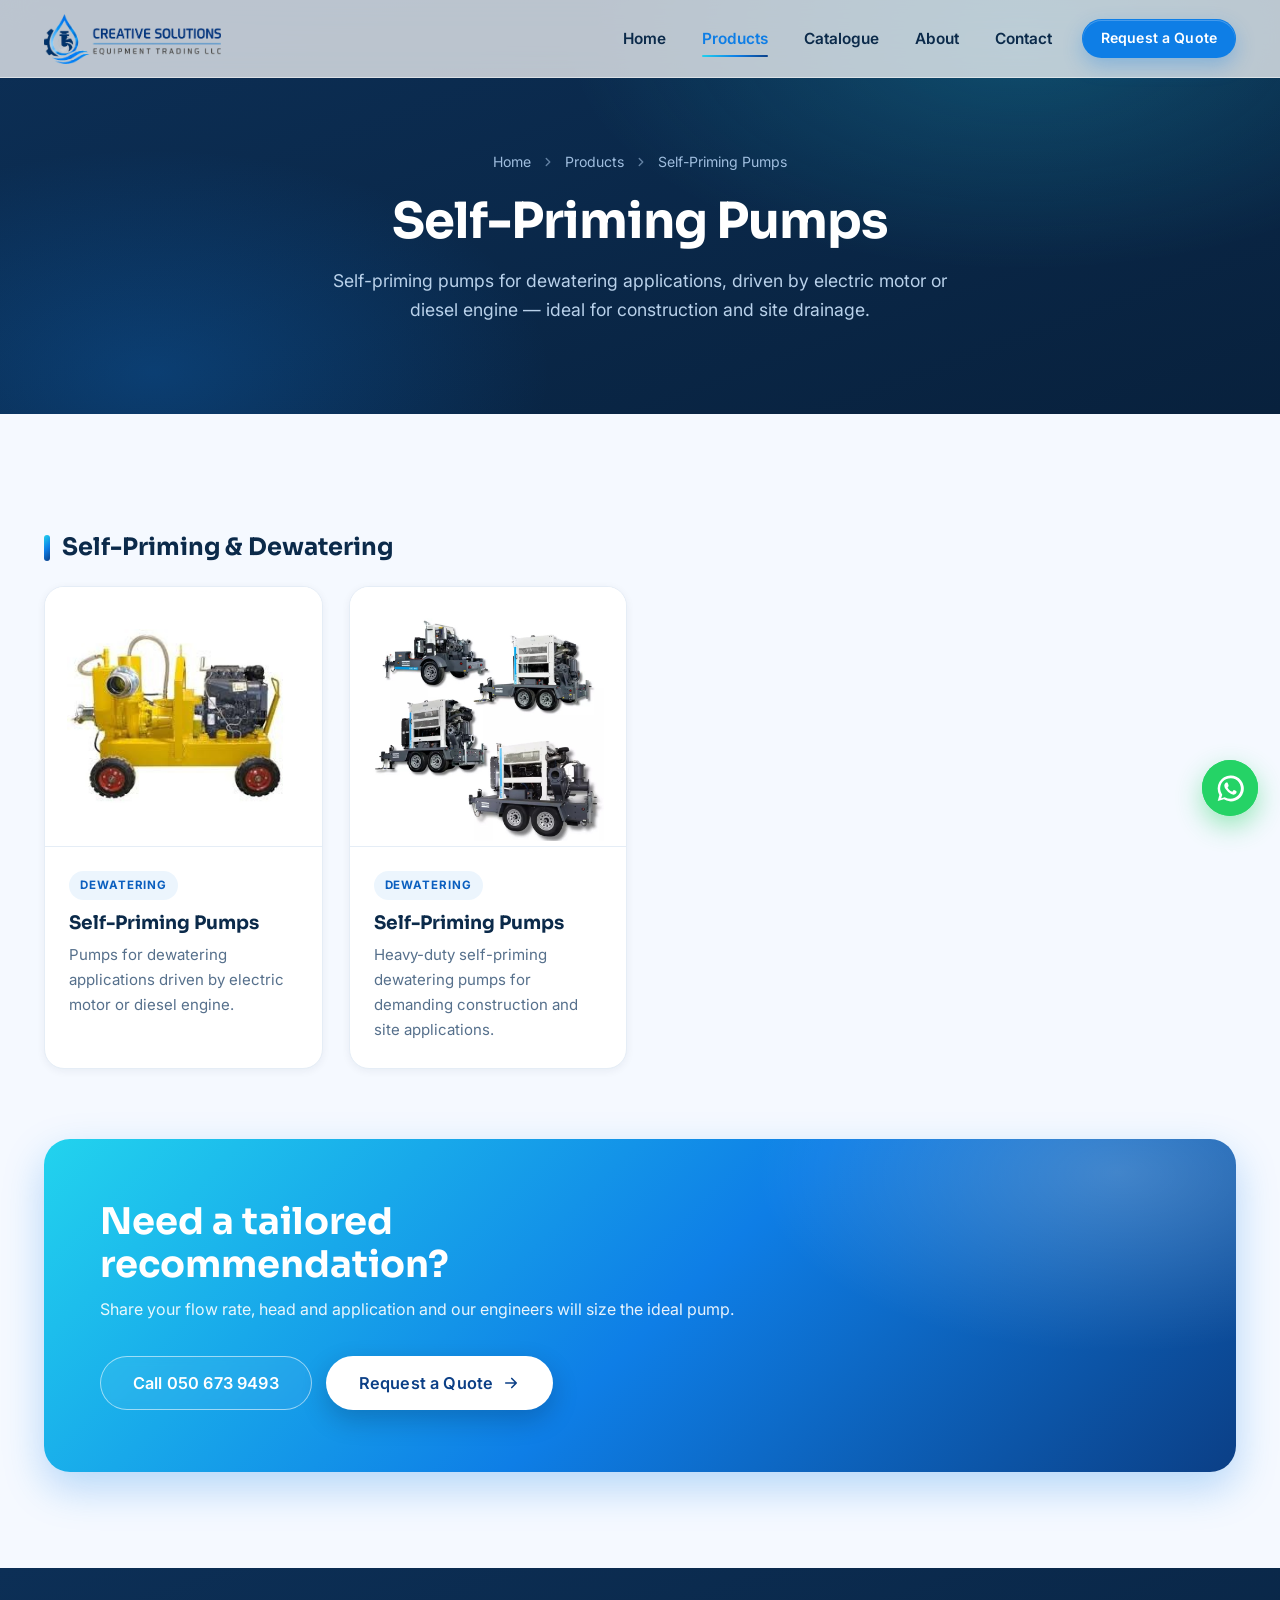
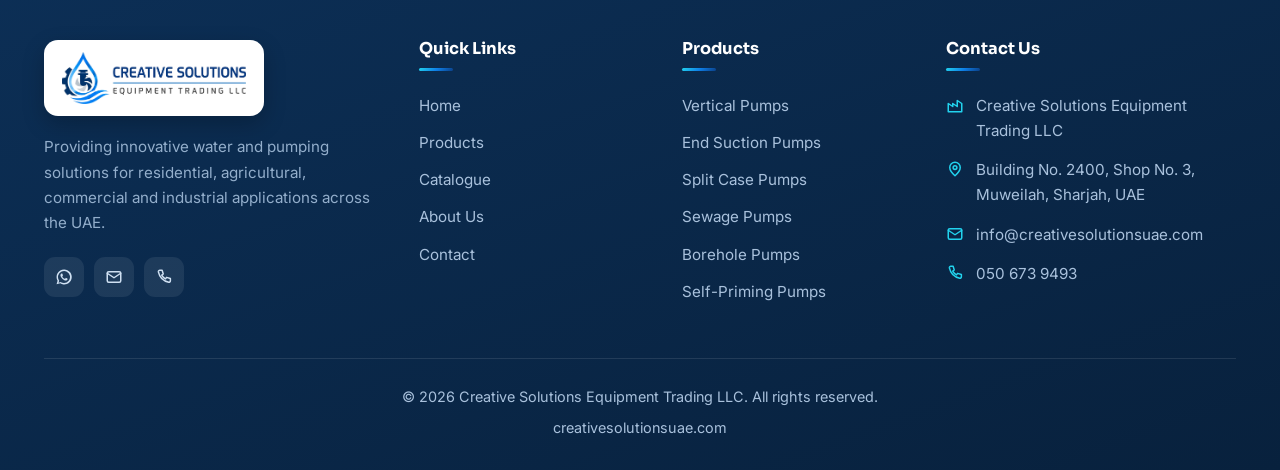
<file: pages/self-priming.html>
<!DOCTYPE html>
<html lang="en">
<head>
  <meta charset="UTF-8" />
  <meta name="viewport" content="width=device-width, initial-scale=1.0" />
  <title>Self-Priming Pumps | Creative Solutions</title>
  <meta name="description" content="Self-priming pumps for dewatering applications, driven by electric motor or diesel engine — ideal for construction and site drainage." />
  <meta name="robots" content="index, follow, max-image-preview:large, max-snippet:-1" />
  <link rel="canonical" href="https://creativesolutionsuae.com/pages/self-priming.html" />
  <meta name="author" content="Creative Solutions Equipment Trading LLC" />
  <meta name="theme-color" content="#08213d" />
  <link rel="icon" type="image/png" href="../assets/img/favicon.png" />
  <link rel="apple-touch-icon" href="../assets/img/favicon.png" />
  <meta property="og:site_name" content="Creative Solutions Equipment Trading LLC" />
  <meta property="og:type" content="website" />
  <meta property="og:title" content="Self-Priming Pumps | Creative Solutions" />
  <meta property="og:description" content="Self-priming pumps for dewatering applications, driven by electric motor or diesel engine — ideal for construction and site drainage." />
  <meta property="og:url" content="https://creativesolutionsuae.com/pages/self-priming.html" />
  <meta property="og:image" content="https://creativesolutionsuae.com/assets/img/og-image.png" />
  <meta property="og:locale" content="en_AE" />
  <meta name="twitter:card" content="summary_large_image" />
  <meta name="twitter:title" content="Self-Priming Pumps | Creative Solutions" />
  <meta name="twitter:description" content="Self-priming pumps for dewatering applications, driven by electric motor or diesel engine — ideal for construction and site drainage." />
  <meta name="twitter:image" content="https://creativesolutionsuae.com/assets/img/og-image.png" />
  <link rel="preconnect" href="https://fonts.googleapis.com" />
  <link rel="preconnect" href="https://fonts.gstatic.com" crossorigin />
  <link href="https://fonts.googleapis.com/css2?family=Inter:wght@400;500;600;700&family=Sora:wght@600;700;800&display=swap" rel="stylesheet" />
  <link rel="stylesheet" href="../assets/css/styles.css" />
  <script type="application/ld+json">{"@context":"https://schema.org","@type":"Organization","name":"Creative Solutions Equipment Trading LLC","url":"https://creativesolutionsuae.com/","logo":"https://creativesolutionsuae.com/assets/img/logo-icon.png","image":"https://creativesolutionsuae.com/assets/img/og-image.png","email":"info@creativesolutionsuae.com","telephone":"+971506739493","address":{"@type":"PostalAddress","streetAddress":"Building No. 2400, Shop No. 3, Muweilah","addressLocality":"Sharjah","addressCountry":"AE"},"areaServed":"AE","description":"UAE supplier of Ebara, Grundfos and Tsurumi water & sewage pumping solutions for irrigation, building services, storm, sewage and dewatering."}</script>
</head>
<body>
  <header class="nav" id="nav">
    <div class="container">
      <a class="brand" href="../index.html" aria-label="Creative Solutions Equipment Trading LLC home">
        <img class="brand-full" src="../assets/img/logo.png" alt="Creative Solutions Equipment Trading LLC" />
      </a>
      <nav class="nav-links" id="navLinks">
        <a class="nav-link" href="../index.html">Home</a>
        <a class="nav-link active" href="products.html">Products</a>
        <a class="nav-link" href="catalogue.html">Catalogue</a>
        <a class="nav-link" href="about.html">About</a>
        <a class="nav-link" href="contact.html">Contact</a>
        <span class="nav-cta"><a class="btn btn-primary btn-sm" href="contact.html">Request a Quote</a></span>
      </nav>
      <button class="nav-toggle" id="navToggle" aria-label="Toggle menu" aria-expanded="false"><span></span></button>
    </div>
  </header>
  <section class="page-header">
    <div class="container">
      <span class="breadcrumb"><a href="../index.html">Home</a> <svg viewBox="0 0 24 24" fill="none" stroke="currentColor" stroke-width="2.4" stroke-linecap="round" stroke-linejoin="round"><path d="m9 6 6 6-6 6"/></svg> <a href="products.html">Products</a> <svg viewBox="0 0 24 24" fill="none" stroke="currentColor" stroke-width="2.4" stroke-linecap="round" stroke-linejoin="round"><path d="m9 6 6 6-6 6"/></svg> <span>Self-Priming Pumps</span></span>
      <h1>Self-Priming Pumps</h1>
      <p>Self-priming pumps for dewatering applications, driven by electric motor or diesel engine — ideal for construction and site drainage.</p>
    </div>
  </section>

  <section class="section">
    <div class="container">

      <h2 class="cat-title reveal">Self-Priming &amp; Dewatering</h2>
      <div class="grid grid-4" style="margin-top:24px">
        <article class="product-card reveal">
          <div class="product-media"><img src="../assets/img/dewatering.jpg" alt="Self-Priming Pumps" /></div>
          <div class="product-body"><span class="product-tag">Dewatering</span><h3>Self-Priming Pumps</h3><p>Pumps for dewatering applications driven by electric motor or diesel engine.</p></div>
        </article>
        <article class="product-card reveal d1">
          <div class="product-media"><img src="../assets/img/dewatering1.jpg" alt="Self-Priming Pumps" /></div>
          <div class="product-body"><span class="product-tag">Dewatering</span><h3>Self-Priming Pumps</h3><p>Heavy-duty self-priming dewatering pumps for demanding construction and site applications.</p></div>
        </article>
      </div>
      <div style="margin-top:70px">
      <div class="cta-band reveal">
        <div class="inner">
          <div>
            <h2>Need a tailored recommendation?</h2>
            <p>Share your flow rate, head and application and our engineers will size the ideal pump.</p>
          </div>
          <div style="display:flex;gap:14px;flex-wrap:wrap">
            <a class="btn btn-ghost btn-lg" href="tel:0506739493">Call 050 673 9493</a>
            <a class="btn btn-white btn-lg" href="contact.html">Request a Quote <svg viewBox="0 0 24 24" fill="none" stroke="currentColor" stroke-width="2.2" stroke-linecap="round" stroke-linejoin="round"><path d="M5 12h14M13 6l6 6-6 6"/></svg></a>
          </div>
        </div>
      </div>
      </div>
    </div>
  </section>

  <footer class="footer">
    <div class="container">
      <div class="footer-grid">
        <div>
          <a class="brand footer-brand" href="../index.html">
            <span class="footer-logo-wrap"><img class="brand-full" src="../assets/img/logo.png" alt="Creative Solutions Equipment Trading LLC" /></span>
          </a>
          <p>Providing innovative water and pumping solutions for residential, agricultural, commercial and industrial applications across the UAE.</p>
          <div class="social" style="margin-top:22px">
            <a href="https://wa.me/971506739493" aria-label="WhatsApp" target="_blank" rel="noopener"><svg viewBox="0 0 24 24" fill="currentColor"><path d="M12 2a10 10 0 0 0-8.6 15l-1.3 4.7 4.8-1.3A10 10 0 1 0 12 2Zm0 18a8 8 0 0 1-4.1-1.1l-.3-.2-2.8.8.8-2.7-.2-.3A8 8 0 1 1 12 20Zm4.4-6c-.2-.1-1.4-.7-1.6-.8s-.4-.1-.5.1-.6.8-.8 1-.3.2-.5.1a6.5 6.5 0 0 1-1.9-1.2 7.2 7.2 0 0 1-1.3-1.7c-.1-.2 0-.4.1-.5l.4-.5c.1-.2.1-.3.2-.5s0-.3 0-.4-.5-1.3-.7-1.8-.4-.4-.5-.4h-.5a.9.9 0 0 0-.7.3 2.8 2.8 0 0 0-.9 2.1 4.9 4.9 0 0 0 1 2.6 11 11 0 0 0 4.3 3.8c2 .8 2 .5 2.4.5a2.5 2.5 0 0 0 1.6-1.2 2 2 0 0 0 .2-1.2c-.1-.1-.3-.2-.5-.3Z"/></svg></a>
            <a href="mailto:info@creativesolutionsuae.com" aria-label="Email"><svg viewBox="0 0 24 24" fill="none" stroke="currentColor" stroke-width="2" stroke-linecap="round" stroke-linejoin="round"><rect x="3" y="5" width="18" height="14" rx="2"/><path d="m3 7 9 6 9-6"/></svg></a>
            <a href="tel:0506739493" aria-label="Phone"><svg viewBox="0 0 24 24" fill="none" stroke="currentColor" stroke-width="2" stroke-linecap="round" stroke-linejoin="round"><path d="M6.5 3h3l1.5 5-2 1.5a12 12 0 0 0 5 5l1.5-2 5 1.5v3a2 2 0 0 1-2.2 2A18 18 0 0 1 4.5 5.2 2 2 0 0 1 6.5 3Z"/></svg></a>
          </div>
        </div>
        <div>
          <h4>Quick Links</h4>
          <div class="footer-links">
            <a href="../index.html">Home</a>
            <a href="products.html">Products</a>
            <a href="catalogue.html">Catalogue</a>
            <a href="about.html">About Us</a>
            <a href="contact.html">Contact</a>
          </div>
        </div>
        <div>
          <h4>Products</h4>
          <div class="footer-links">
            <a href="products.html">Vertical Pumps</a>
            <a href="products.html">End Suction Pumps</a>
            <a href="products.html">Split Case Pumps</a>
            <a href="products.html">Sewage Pumps</a>
            <a href="products.html">Borehole Pumps</a>
            <a href="products.html">Self-Priming Pumps</a>
          </div>
        </div>
        <div>
          <h4>Contact Us</h4>
          <ul class="footer-contact">
            <li><svg viewBox="0 0 24 24" fill="none" stroke="currentColor" stroke-width="2" stroke-linecap="round" stroke-linejoin="round"><path d="M3 21V10l6 4V10l6 4V6l6 4v11H3Z"/></svg>Creative Solutions Equipment Trading LLC</li>
            <li><svg viewBox="0 0 24 24" fill="none" stroke="currentColor" stroke-width="2" stroke-linecap="round" stroke-linejoin="round"><path d="M12 21s7-6.2 7-11a7 7 0 1 0-14 0c0 4.8 7 11 7 11Z"/><circle cx="12" cy="10" r="2.5"/></svg>Building No. 2400, Shop No. 3, Muweilah, Sharjah, UAE</li>
            <li><svg viewBox="0 0 24 24" fill="none" stroke="currentColor" stroke-width="2" stroke-linecap="round" stroke-linejoin="round"><rect x="3" y="5" width="18" height="14" rx="2"/><path d="m3 7 9 6 9-6"/></svg><a href="mailto:info@creativesolutionsuae.com">info@creativesolutionsuae.com</a></li>
            <li><svg viewBox="0 0 24 24" fill="none" stroke="currentColor" stroke-width="2" stroke-linecap="round" stroke-linejoin="round"><path d="M6.5 3h3l1.5 5-2 1.5a12 12 0 0 0 5 5l1.5-2 5 1.5v3a2 2 0 0 1-2.2 2A18 18 0 0 1 4.5 5.2 2 2 0 0 1 6.5 3Z"/></svg><a href="tel:0506739493">050 673 9493</a></li>
          </ul>
        </div>
      </div>
      <div class="footer-bottom">
        <span>© <span id="year">2025</span> Creative Solutions Equipment Trading LLC. All rights reserved.</span>
        <span>creativesolutionsuae.com</span>
      </div>
    </div>
  </footer>

  <a class="wa-float" href="https://wa.me/971506739493" target="_blank" rel="noopener" aria-label="Chat with us on WhatsApp"><svg viewBox="0 0 24 24" fill="currentColor"><path d="M12 2a10 10 0 0 0-8.6 15l-1.3 4.7 4.8-1.3A10 10 0 1 0 12 2Zm0 18a8 8 0 0 1-4.1-1.1l-.3-.2-2.8.8.8-2.7-.2-.3A8 8 0 1 1 12 20Zm4.4-6c-.2-.1-1.4-.7-1.6-.8s-.4-.1-.5.1-.6.8-.8 1-.3.2-.5.1a6.5 6.5 0 0 1-1.9-1.2 7.2 7.2 0 0 1-1.3-1.7c-.1-.2 0-.4.1-.5l.4-.5c.1-.2.1-.3.2-.5s0-.3 0-.4-.5-1.3-.7-1.8-.4-.4-.5-.4h-.5a.9.9 0 0 0-.7.3 2.8 2.8 0 0 0-.9 2.1 4.9 4.9 0 0 0 1 2.6 11 11 0 0 0 4.3 3.8c2 .8 2 .5 2.4.5a2.5 2.5 0 0 0 1.6-1.2 2 2 0 0 0 .2-1.2c-.1-.1-.3-.2-.5-.3Z"/></svg></a>
  <button class="to-top" aria-label="Back to top"><svg viewBox="0 0 24 24" fill="none" stroke="currentColor" stroke-width="2.2" stroke-linecap="round" stroke-linejoin="round"><path d="M12 19V5M6 11l6-6 6 6"/></svg></button>

  <script src="../assets/js/main.js"></script>
</body>
</html>
</file>
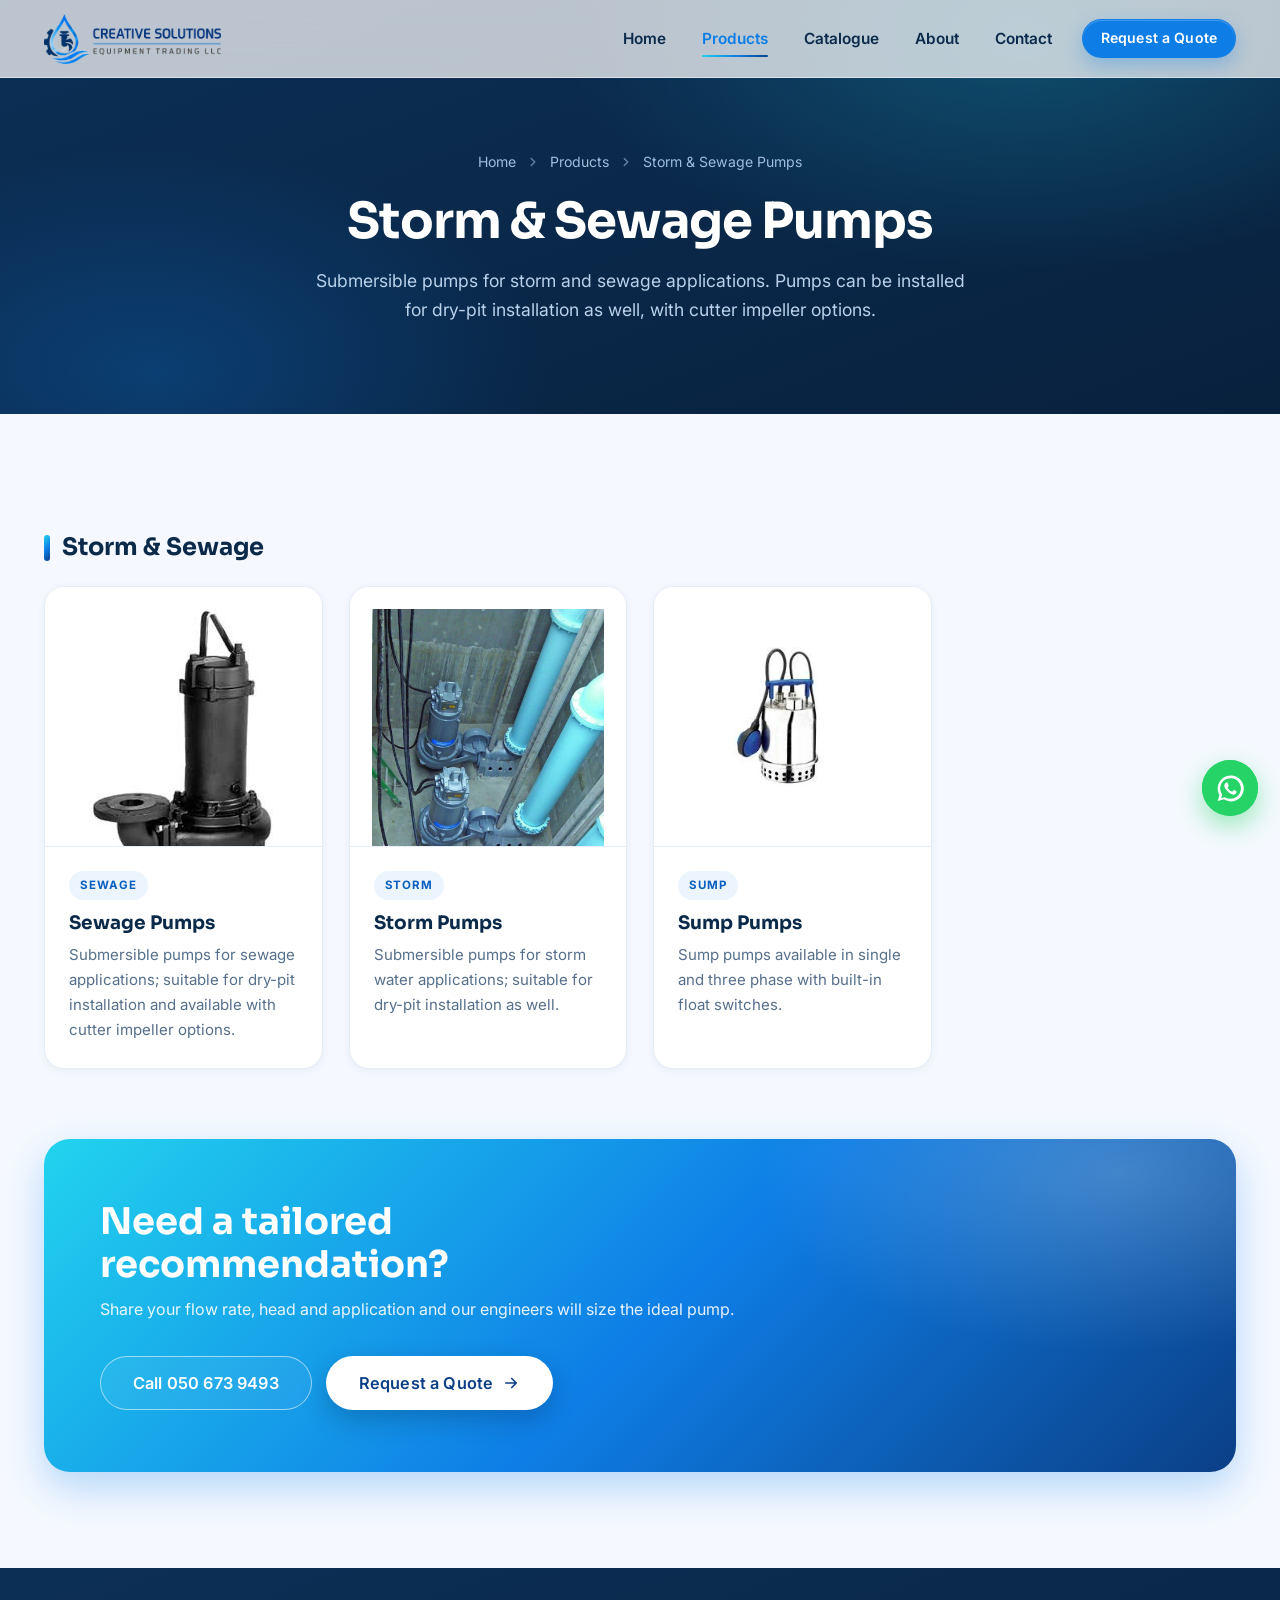
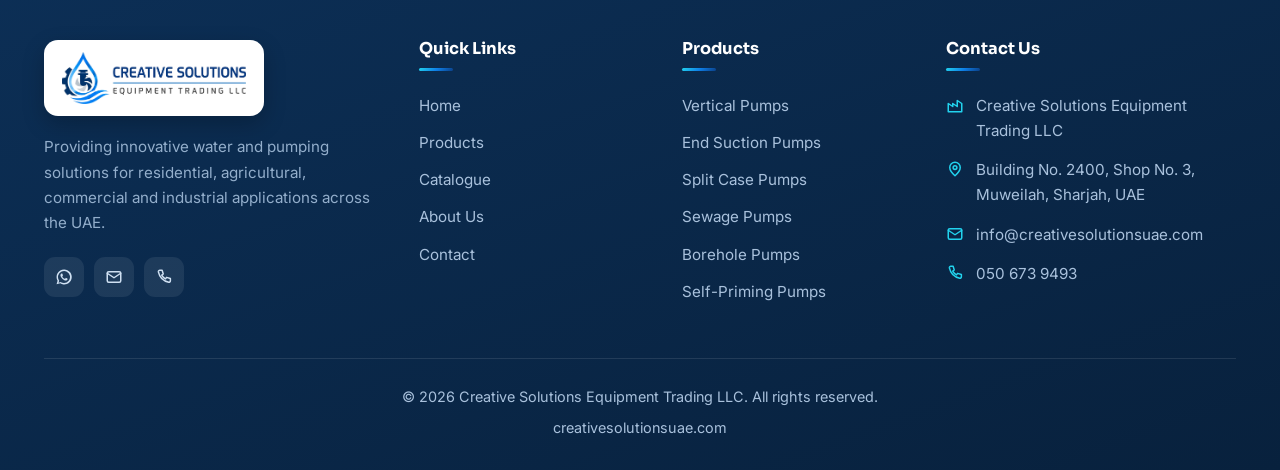
<file: pages/storm-sewage.html>
<!DOCTYPE html>
<html lang="en">
<head>
  <meta charset="UTF-8" />
  <meta name="viewport" content="width=device-width, initial-scale=1.0" />
  <title>Storm & Sewage Pumps | Creative Solutions</title>
  <meta name="description" content="Submersible pumps for storm and sewage applications. Pumps can be installed for dry-pit installation as well, with cutter impeller options." />
  <meta name="robots" content="index, follow, max-image-preview:large, max-snippet:-1" />
  <link rel="canonical" href="https://creativesolutionsuae.com/pages/storm-sewage.html" />
  <meta name="author" content="Creative Solutions Equipment Trading LLC" />
  <meta name="theme-color" content="#08213d" />
  <link rel="icon" type="image/png" href="../assets/img/favicon.png" />
  <link rel="apple-touch-icon" href="../assets/img/favicon.png" />
  <meta property="og:site_name" content="Creative Solutions Equipment Trading LLC" />
  <meta property="og:type" content="website" />
  <meta property="og:title" content="Storm & Sewage Pumps | Creative Solutions" />
  <meta property="og:description" content="Submersible pumps for storm and sewage applications. Pumps can be installed for dry-pit installation as well, with cutter impeller options." />
  <meta property="og:url" content="https://creativesolutionsuae.com/pages/storm-sewage.html" />
  <meta property="og:image" content="https://creativesolutionsuae.com/assets/img/og-image.png" />
  <meta property="og:locale" content="en_AE" />
  <meta name="twitter:card" content="summary_large_image" />
  <meta name="twitter:title" content="Storm & Sewage Pumps | Creative Solutions" />
  <meta name="twitter:description" content="Submersible pumps for storm and sewage applications. Pumps can be installed for dry-pit installation as well, with cutter impeller options." />
  <meta name="twitter:image" content="https://creativesolutionsuae.com/assets/img/og-image.png" />
  <link rel="preconnect" href="https://fonts.googleapis.com" />
  <link rel="preconnect" href="https://fonts.gstatic.com" crossorigin />
  <link href="https://fonts.googleapis.com/css2?family=Inter:wght@400;500;600;700&family=Sora:wght@600;700;800&display=swap" rel="stylesheet" />
  <link rel="stylesheet" href="../assets/css/styles.css" />
  <script type="application/ld+json">{"@context":"https://schema.org","@type":"Organization","name":"Creative Solutions Equipment Trading LLC","url":"https://creativesolutionsuae.com/","logo":"https://creativesolutionsuae.com/assets/img/logo-icon.png","image":"https://creativesolutionsuae.com/assets/img/og-image.png","email":"info@creativesolutionsuae.com","telephone":"+971506739493","address":{"@type":"PostalAddress","streetAddress":"Building No. 2400, Shop No. 3, Muweilah","addressLocality":"Sharjah","addressCountry":"AE"},"areaServed":"AE","description":"UAE supplier of Ebara, Grundfos and Tsurumi water & sewage pumping solutions for irrigation, building services, storm, sewage and dewatering."}</script>
</head>
<body>
  <header class="nav" id="nav">
    <div class="container">
      <a class="brand" href="../index.html" aria-label="Creative Solutions Equipment Trading LLC home">
        <img class="brand-full" src="../assets/img/logo.png" alt="Creative Solutions Equipment Trading LLC" />
      </a>
      <nav class="nav-links" id="navLinks">
        <a class="nav-link" href="../index.html">Home</a>
        <a class="nav-link active" href="products.html">Products</a>
        <a class="nav-link" href="catalogue.html">Catalogue</a>
        <a class="nav-link" href="about.html">About</a>
        <a class="nav-link" href="contact.html">Contact</a>
        <span class="nav-cta"><a class="btn btn-primary btn-sm" href="contact.html">Request a Quote</a></span>
      </nav>
      <button class="nav-toggle" id="navToggle" aria-label="Toggle menu" aria-expanded="false"><span></span></button>
    </div>
  </header>
  <section class="page-header">
    <div class="container">
      <span class="breadcrumb"><a href="../index.html">Home</a> <svg viewBox="0 0 24 24" fill="none" stroke="currentColor" stroke-width="2.4" stroke-linecap="round" stroke-linejoin="round"><path d="m9 6 6 6-6 6"/></svg> <a href="products.html">Products</a> <svg viewBox="0 0 24 24" fill="none" stroke="currentColor" stroke-width="2.4" stroke-linecap="round" stroke-linejoin="round"><path d="m9 6 6 6-6 6"/></svg> <span>Storm &amp; Sewage Pumps</span></span>
      <h1>Storm &amp; Sewage Pumps</h1>
      <p>Submersible pumps for storm and sewage applications. Pumps can be installed for dry-pit installation as well, with cutter impeller options.</p>
    </div>
  </section>

  <section class="section">
    <div class="container">

      <h2 class="cat-title reveal">Storm &amp; Sewage</h2>
      <div class="grid grid-4" style="margin-top:24px">
        <article class="product-card reveal">
          <div class="product-media"><img src="../assets/img/sewage_pump.jpg" alt="Sewage Pumps" /></div>
          <div class="product-body"><span class="product-tag">Sewage</span><h3>Sewage Pumps</h3><p>Submersible pumps for sewage applications; suitable for dry-pit installation and available with cutter impeller options.</p></div>
        </article>
        <article class="product-card reveal d1">
          <div class="product-media"><img src="../assets/img/storm.jpg" alt="Storm Pumps" /></div>
          <div class="product-body"><span class="product-tag">Storm</span><h3>Storm Pumps</h3><p>Submersible pumps for storm water applications; suitable for dry-pit installation as well.</p></div>
        </article>
        <article class="product-card reveal d2">
          <div class="product-media"><img src="../assets/img/sump_pump.jpg" alt="Sump Pumps" /></div>
          <div class="product-body"><span class="product-tag">Sump</span><h3>Sump Pumps</h3><p>Sump pumps available in single and three phase with built-in float switches.</p></div>
        </article>
      </div>
      <div style="margin-top:70px">
      <div class="cta-band reveal">
        <div class="inner">
          <div>
            <h2>Need a tailored recommendation?</h2>
            <p>Share your flow rate, head and application and our engineers will size the ideal pump.</p>
          </div>
          <div style="display:flex;gap:14px;flex-wrap:wrap">
            <a class="btn btn-ghost btn-lg" href="tel:0506739493">Call 050 673 9493</a>
            <a class="btn btn-white btn-lg" href="contact.html">Request a Quote <svg viewBox="0 0 24 24" fill="none" stroke="currentColor" stroke-width="2.2" stroke-linecap="round" stroke-linejoin="round"><path d="M5 12h14M13 6l6 6-6 6"/></svg></a>
          </div>
        </div>
      </div>
      </div>
    </div>
  </section>

  <footer class="footer">
    <div class="container">
      <div class="footer-grid">
        <div>
          <a class="brand footer-brand" href="../index.html">
            <span class="footer-logo-wrap"><img class="brand-full" src="../assets/img/logo.png" alt="Creative Solutions Equipment Trading LLC" /></span>
          </a>
          <p>Providing innovative water and pumping solutions for residential, agricultural, commercial and industrial applications across the UAE.</p>
          <div class="social" style="margin-top:22px">
            <a href="https://wa.me/971506739493" aria-label="WhatsApp" target="_blank" rel="noopener"><svg viewBox="0 0 24 24" fill="currentColor"><path d="M12 2a10 10 0 0 0-8.6 15l-1.3 4.7 4.8-1.3A10 10 0 1 0 12 2Zm0 18a8 8 0 0 1-4.1-1.1l-.3-.2-2.8.8.8-2.7-.2-.3A8 8 0 1 1 12 20Zm4.4-6c-.2-.1-1.4-.7-1.6-.8s-.4-.1-.5.1-.6.8-.8 1-.3.2-.5.1a6.5 6.5 0 0 1-1.9-1.2 7.2 7.2 0 0 1-1.3-1.7c-.1-.2 0-.4.1-.5l.4-.5c.1-.2.1-.3.2-.5s0-.3 0-.4-.5-1.3-.7-1.8-.4-.4-.5-.4h-.5a.9.9 0 0 0-.7.3 2.8 2.8 0 0 0-.9 2.1 4.9 4.9 0 0 0 1 2.6 11 11 0 0 0 4.3 3.8c2 .8 2 .5 2.4.5a2.5 2.5 0 0 0 1.6-1.2 2 2 0 0 0 .2-1.2c-.1-.1-.3-.2-.5-.3Z"/></svg></a>
            <a href="mailto:info@creativesolutionsuae.com" aria-label="Email"><svg viewBox="0 0 24 24" fill="none" stroke="currentColor" stroke-width="2" stroke-linecap="round" stroke-linejoin="round"><rect x="3" y="5" width="18" height="14" rx="2"/><path d="m3 7 9 6 9-6"/></svg></a>
            <a href="tel:0506739493" aria-label="Phone"><svg viewBox="0 0 24 24" fill="none" stroke="currentColor" stroke-width="2" stroke-linecap="round" stroke-linejoin="round"><path d="M6.5 3h3l1.5 5-2 1.5a12 12 0 0 0 5 5l1.5-2 5 1.5v3a2 2 0 0 1-2.2 2A18 18 0 0 1 4.5 5.2 2 2 0 0 1 6.5 3Z"/></svg></a>
          </div>
        </div>
        <div>
          <h4>Quick Links</h4>
          <div class="footer-links">
            <a href="../index.html">Home</a>
            <a href="products.html">Products</a>
            <a href="catalogue.html">Catalogue</a>
            <a href="about.html">About Us</a>
            <a href="contact.html">Contact</a>
          </div>
        </div>
        <div>
          <h4>Products</h4>
          <div class="footer-links">
            <a href="products.html">Vertical Pumps</a>
            <a href="products.html">End Suction Pumps</a>
            <a href="products.html">Split Case Pumps</a>
            <a href="products.html">Sewage Pumps</a>
            <a href="products.html">Borehole Pumps</a>
            <a href="products.html">Self-Priming Pumps</a>
          </div>
        </div>
        <div>
          <h4>Contact Us</h4>
          <ul class="footer-contact">
            <li><svg viewBox="0 0 24 24" fill="none" stroke="currentColor" stroke-width="2" stroke-linecap="round" stroke-linejoin="round"><path d="M3 21V10l6 4V10l6 4V6l6 4v11H3Z"/></svg>Creative Solutions Equipment Trading LLC</li>
            <li><svg viewBox="0 0 24 24" fill="none" stroke="currentColor" stroke-width="2" stroke-linecap="round" stroke-linejoin="round"><path d="M12 21s7-6.2 7-11a7 7 0 1 0-14 0c0 4.8 7 11 7 11Z"/><circle cx="12" cy="10" r="2.5"/></svg>Building No. 2400, Shop No. 3, Muweilah, Sharjah, UAE</li>
            <li><svg viewBox="0 0 24 24" fill="none" stroke="currentColor" stroke-width="2" stroke-linecap="round" stroke-linejoin="round"><rect x="3" y="5" width="18" height="14" rx="2"/><path d="m3 7 9 6 9-6"/></svg><a href="mailto:info@creativesolutionsuae.com">info@creativesolutionsuae.com</a></li>
            <li><svg viewBox="0 0 24 24" fill="none" stroke="currentColor" stroke-width="2" stroke-linecap="round" stroke-linejoin="round"><path d="M6.5 3h3l1.5 5-2 1.5a12 12 0 0 0 5 5l1.5-2 5 1.5v3a2 2 0 0 1-2.2 2A18 18 0 0 1 4.5 5.2 2 2 0 0 1 6.5 3Z"/></svg><a href="tel:0506739493">050 673 9493</a></li>
          </ul>
        </div>
      </div>
      <div class="footer-bottom">
        <span>© <span id="year">2025</span> Creative Solutions Equipment Trading LLC. All rights reserved.</span>
        <span>creativesolutionsuae.com</span>
      </div>
    </div>
  </footer>

  <a class="wa-float" href="https://wa.me/971506739493" target="_blank" rel="noopener" aria-label="Chat with us on WhatsApp"><svg viewBox="0 0 24 24" fill="currentColor"><path d="M12 2a10 10 0 0 0-8.6 15l-1.3 4.7 4.8-1.3A10 10 0 1 0 12 2Zm0 18a8 8 0 0 1-4.1-1.1l-.3-.2-2.8.8.8-2.7-.2-.3A8 8 0 1 1 12 20Zm4.4-6c-.2-.1-1.4-.7-1.6-.8s-.4-.1-.5.1-.6.8-.8 1-.3.2-.5.1a6.5 6.5 0 0 1-1.9-1.2 7.2 7.2 0 0 1-1.3-1.7c-.1-.2 0-.4.1-.5l.4-.5c.1-.2.1-.3.2-.5s0-.3 0-.4-.5-1.3-.7-1.8-.4-.4-.5-.4h-.5a.9.9 0 0 0-.7.3 2.8 2.8 0 0 0-.9 2.1 4.9 4.9 0 0 0 1 2.6 11 11 0 0 0 4.3 3.8c2 .8 2 .5 2.4.5a2.5 2.5 0 0 0 1.6-1.2 2 2 0 0 0 .2-1.2c-.1-.1-.3-.2-.5-.3Z"/></svg></a>
  <button class="to-top" aria-label="Back to top"><svg viewBox="0 0 24 24" fill="none" stroke="currentColor" stroke-width="2.2" stroke-linecap="round" stroke-linejoin="round"><path d="M12 19V5M6 11l6-6 6 6"/></svg></button>

  <script src="../assets/js/main.js"></script>
</body>
</html>
</file>
<file: assets/css/styles.css>
/* ============================================================
   Creative Solutions UAE — Design System
   Water & Pumping Solutions
   ============================================================ */

:root {
  /* Brand palette */
  --ink: #0b2a4a;
  --navy-900: #08213d;
  --navy-800: #0c2f56;
  --brand: #0e7ee6;
  --brand-600: #0b5fbf;
  --brand-700: #0b3f86;
  --aqua: #22d3ee;
  --aqua-600: #16b8d4;
  --slate: #56708c;
  --slate-light: #7d92aa;
  --line: #e5edf6;
  --line-strong: #d3deeb;
  --bg: #f5f9ff;
  --bg-soft: #eef5ff;
  --card: #ffffff;
  --white: #ffffff;

  /* Gradients */
  --grad-brand: linear-gradient(135deg, #22d3ee 0%, #0e7ee6 52%, #0b3f86 100%);
  --grad-deep: linear-gradient(160deg, #0c2f56 0%, #08213d 100%);
  --grad-soft: linear-gradient(135deg, #eaf6ff 0%, #f5f9ff 100%);

  /* Typography */
  --font-display: "Sora", "Segoe UI", Tahoma, sans-serif;
  --font-body: "Inter", "Segoe UI", Tahoma, Geneva, sans-serif;

  /* Radius */
  --r-xl: 26px;
  --r-lg: 20px;
  --r-md: 14px;
  --r-sm: 10px;
  --r-pill: 999px;

  /* Shadows */
  --sh-sm: 0 2px 8px rgba(11, 42, 74, 0.06);
  --sh-md: 0 10px 30px rgba(11, 42, 74, 0.08);
  --sh-lg: 0 24px 60px rgba(11, 42, 74, 0.14);
  --sh-brand: 0 16px 40px rgba(14, 126, 230, 0.28);

  --container: 1760px;
  --nav-h: 78px;
}

/* ---------- Reset & base ---------- */
* { margin: 0; padding: 0; box-sizing: border-box; }

html { scroll-behavior: smooth; scroll-padding-top: 96px; }

body {
  font-family: var(--font-body);
  color: var(--ink);
  background: var(--bg);
  line-height: 1.65;
  -webkit-font-smoothing: antialiased;
  overflow-x: hidden;
}

img { max-width: 100%; display: block; }
a { color: inherit; text-decoration: none; }
ul { list-style: none; }

h1, h2, h3, h4 { font-family: var(--font-display); color: var(--ink); line-height: 1.15; font-weight: 700; }

::selection { background: rgba(14, 126, 230, 0.16); }

/* ---------- Layout ---------- */
.container { width: 100%; max-width: var(--container); margin: 0 auto; padding: 0 44px; }
.section { padding: 96px 0; position: relative; }
.section-sm { padding: 64px 0; }
.bg-soft { background: var(--bg-soft); }
.bg-deep { background: var(--grad-deep); color: #dbe7f5; }

.eyebrow {
  display: inline-flex; align-items: center; gap: 8px;
  font-family: var(--font-body);
  font-size: 0.78rem; font-weight: 700; letter-spacing: 0.16em; text-transform: uppercase;
  color: var(--brand-600);
  background: rgba(14, 126, 230, 0.09);
  padding: 7px 14px; border-radius: var(--r-pill);
  margin-bottom: 18px;
}
.bg-deep .eyebrow { color: var(--aqua); background: rgba(34, 211, 238, 0.12); }

.section-head { max-width: 680px; margin-bottom: 54px; }
.section-head.center { margin-left: auto; margin-right: auto; text-align: center; }
.section-title { font-size: clamp(1.9rem, 3.6vw, 2.7rem); letter-spacing: -0.02em; }
.bg-deep .section-title { color: #fff; }
.section-sub { color: var(--slate); font-size: 1.08rem; margin-top: 16px; }
.bg-deep .section-sub { color: #a9c1dc; }

/* ---------- Buttons ---------- */
.btn {
  position: relative; display: inline-flex; align-items: center; justify-content: center; gap: 9px;
  font-family: var(--font-body); font-weight: 600; font-size: 0.96rem; line-height: 1;
  padding: 15px 26px; border-radius: var(--r-pill);
  border: 1.5px solid transparent; cursor: pointer; letter-spacing: 0.01em;
  transition: transform 0.22s ease, box-shadow 0.22s ease, background 0.22s ease, color 0.22s ease, border-color 0.22s ease;
  white-space: nowrap; -webkit-tap-highlight-color: transparent;
}
.btn svg { width: 18px; height: 18px; transition: transform 0.22s ease; }
.btn:active { transform: translateY(0) scale(0.98); }
.btn:focus-visible { outline: 3px solid rgba(14,126,230,0.4); outline-offset: 2px; }

/* Primary — solid brand with subtle depth */
.btn-primary { background: var(--brand); color: #fff; box-shadow: 0 8px 20px rgba(14,126,230,0.30), inset 0 1px 0 rgba(255,255,255,0.22); }
.btn-primary:hover { background: var(--brand-600); transform: translateY(-2px); box-shadow: 0 14px 30px rgba(14,126,230,0.38), inset 0 1px 0 rgba(255,255,255,0.22); }
.btn-primary:hover svg { transform: translateX(3px); }

/* White — for dark/gradient backgrounds */
.btn-white { background: #fff; color: var(--brand-700); box-shadow: 0 10px 26px rgba(4,20,44,0.22); }
.btn-white:hover { transform: translateY(-2px); box-shadow: 0 16px 34px rgba(4,20,44,0.30); color: var(--brand-600); }
.btn-white:hover svg { transform: translateX(3px); }

/* Ghost — outlined on dark */
.btn-ghost { background: rgba(255,255,255,0.06); color: #fff; border-color: rgba(255,255,255,0.55); backdrop-filter: blur(4px); }
.btn-ghost:hover { background: rgba(255,255,255,0.14); border-color: #fff; transform: translateY(-2px); }

/* Outline — on light */
.btn-outline { background: #fff; color: var(--brand-600); border-color: var(--line-strong); box-shadow: var(--sh-sm); }
.btn-outline:hover { border-color: var(--brand); color: var(--brand); transform: translateY(-2px); box-shadow: var(--sh-md); }
.btn-outline:hover svg { transform: translateX(3px); }

.btn-lg { padding: 17px 32px; font-size: 1.02rem; }
.btn-sm { padding: 11px 18px; font-size: 0.88rem; }
.btn-block { width: 100%; }

/* ---------- Navbar ---------- */
.nav {
  position: fixed; inset: 0 0 auto 0; z-index: 1000;
  height: var(--nav-h);
  display: flex; align-items: center;
  background: rgba(255, 255, 255, 0.72);
  backdrop-filter: blur(16px); -webkit-backdrop-filter: blur(16px);
  border-bottom: 1px solid rgba(255,255,255,0.5);
  transition: background 0.3s ease, box-shadow 0.3s ease, height 0.3s ease;
}
.nav.scrolled { background: rgba(255, 255, 255, 0.94); box-shadow: 0 6px 30px rgba(11,42,74,0.08); border-bottom-color: var(--line); }
.nav .container { display: flex; align-items: center; justify-content: space-between; }

.brand { display: flex; align-items: center; gap: 12px; }
.brand-mark { width: 46px; height: 46px; flex: none; filter: drop-shadow(0 6px 14px rgba(14,126,230,0.28)); }
.brand-full { height: 50px; width: auto; display: block; }
.footer-logo-wrap { display: inline-flex; background: #fff; padding: 12px 18px; border-radius: 14px; box-shadow: 0 8px 22px rgba(0,0,0,0.22); }
.footer-logo-wrap .brand-full { height: 52px; }
.brand-text { display: flex; flex-direction: column; line-height: 1.05; }
.brand-name { font-family: var(--font-display); font-weight: 700; font-size: 1.24rem; color: var(--ink); letter-spacing: -0.01em; }
.brand-name span { color: var(--brand); }
.brand-tag { font-size: 0.62rem; font-weight: 700; letter-spacing: 0.22em; color: var(--slate-light); text-transform: uppercase; }

.nav-links { display: flex; align-items: center; gap: 4px; }
.nav-link {
  position: relative; font-weight: 600; font-size: 0.96rem; color: var(--ink);
  padding: 10px 16px; border-radius: var(--r-sm); transition: color 0.2s ease, background 0.2s ease;
  display: inline-flex; align-items: center; gap: 6px; cursor: pointer;
}
.nav-link:hover, .nav-link.active { color: var(--brand); }
.nav-link.active::after {
  content: ""; position: absolute; left: 16px; right: 16px; bottom: 4px; height: 2px;
  background: var(--grad-brand); border-radius: 2px;
}
.nav-cta { margin-left: 10px; }

/* Dropdown */
.dropdown { position: relative; }
.dropdown > .nav-link svg { transition: transform 0.25s ease; }
.dropdown.open > .nav-link svg { transform: rotate(180deg); }
.dropdown-menu {
  position: absolute; top: calc(100% + 10px); left: 50%; transform: translateX(-50%) translateY(8px);
  min-width: 250px; background: #fff; border: 1px solid var(--line);
  border-radius: var(--r-md); box-shadow: var(--sh-lg); padding: 10px;
  opacity: 0; visibility: hidden; transition: opacity 0.22s ease, transform 0.22s ease;
}
.dropdown:hover .dropdown-menu, .dropdown.open .dropdown-menu { opacity: 1; visibility: visible; transform: translateX(-50%) translateY(0); }
.dd-group { padding: 6px 8px; }
.dd-label { font-size: 0.72rem; font-weight: 700; letter-spacing: 0.12em; text-transform: uppercase; color: var(--slate-light); padding: 6px 10px 4px; }
.dd-item {
  display: flex; align-items: center; gap: 10px; padding: 10px 12px; border-radius: var(--r-sm);
  font-size: 0.92rem; font-weight: 500; color: var(--ink); cursor: pointer; transition: background 0.18s ease, color 0.18s ease;
}
.dd-item:hover { background: var(--bg-soft); color: var(--brand); }
.dd-item svg { width: 16px; height: 16px; color: var(--brand); flex: none; }

/* Hamburger */
.nav-toggle { display: none; width: 44px; height: 44px; border: 1px solid var(--line); border-radius: var(--r-sm); background: #fff; cursor: pointer; position: relative; }
.nav-toggle span, .nav-toggle span::before, .nav-toggle span::after {
  content: ""; position: absolute; left: 50%; top: 50%; width: 20px; height: 2px; background: var(--ink);
  border-radius: 2px; transform: translate(-50%, -50%); transition: transform 0.28s ease, opacity 0.2s ease;
}
.nav-toggle span::before { transform: translate(-50%, -8px); }
.nav-toggle span::after { transform: translate(-50%, 6px); }
.nav-toggle.open span { background: transparent; }
.nav-toggle.open span::before { transform: translate(-50%, 0) rotate(45deg); }
.nav-toggle.open span::after { transform: translate(-50%, 0) rotate(-45deg); }

/* ---------- Hero ---------- */
.hero {
  position: relative; padding: calc(var(--nav-h) + 90px) 0 110px;
  background: var(--grad-deep); color: #fff; overflow: hidden;
}
.hero::before {
  content: ""; position: absolute; inset: 0;
  background: url("../img/sewage_pumps1.png") center/cover no-repeat;
  opacity: 0.16; mix-blend-mode: luminosity;
}
.hero::after {
  content: ""; position: absolute; inset: 0;
  background: radial-gradient(1000px 500px at 78% 15%, rgba(34,211,238,0.28), transparent 60%),
              radial-gradient(760px 460px at 8% 90%, rgba(14,126,230,0.30), transparent 62%);
}
.hero .container { position: relative; z-index: 2; display: grid; grid-template-columns: 1.15fr 0.85fr; gap: 60px; align-items: center; }
.hero-badge {
  display: inline-flex; align-items: center; gap: 9px; font-size: 0.82rem; font-weight: 600;
  padding: 8px 16px; border-radius: var(--r-pill); background: rgba(255,255,255,0.1);
  border: 1px solid rgba(255,255,255,0.18); color: #cfe4fb; margin-bottom: 26px;
}
.hero-badge .dot { width: 8px; height: 8px; border-radius: 50%; background: var(--aqua); box-shadow: 0 0 0 4px rgba(34,211,238,0.25); }
.hero h1 { font-size: clamp(2.4rem, 5vw, 3.75rem); color: #fff; letter-spacing: -0.025em; margin-bottom: 22px; }
.hero h1 .grad { background: linear-gradient(100deg, #7de9ff, #22d3ee); -webkit-background-clip: text; background-clip: text; color: transparent; }
.hero p.lead { font-size: 1.18rem; color: #b9d1ea; max-width: 560px; margin-bottom: 34px; }
.hero-actions { display: flex; flex-wrap: wrap; gap: 14px; }
.hero-stats { display: flex; gap: 34px; margin-top: 46px; flex-wrap: wrap; }
.hero-stat .num { font-family: var(--font-display); font-size: 2rem; font-weight: 700; color: #fff; }
.hero-stat .num span { color: var(--aqua); }
.hero-stat .label { font-size: 0.86rem; color: #98b6d6; }

/* Hero value props (honest, non-numeric) */
.hero-trust { display: flex; flex-wrap: wrap; gap: 14px 26px; margin-top: 42px; }
.hero-trust-item { display: inline-flex; align-items: center; gap: 11px; color: #d6e6f7; font-weight: 500; font-size: 0.98rem; }
.hero-trust-item .tick { width: 30px; height: 30px; flex: none; border-radius: 9px; background: rgba(34,211,238,0.15); color: var(--aqua); display: grid; place-items: center; }
.hero-trust-item .tick svg { width: 17px; height: 17px; }

/* Hero visual card */
.hero-visual { position: relative; }
.hero-card {
  background: rgba(255,255,255,0.07); border: 1px solid rgba(255,255,255,0.16);
  backdrop-filter: blur(8px); border-radius: var(--r-xl); padding: 26px;
  box-shadow: var(--sh-lg);
}
.hero-card img { border-radius: var(--r-lg); width: 100%; height: 320px; object-fit: cover; }
.hero-float {
  position: absolute; background: #fff; color: var(--ink); border-radius: var(--r-md);
  padding: 14px 18px; box-shadow: var(--sh-lg); display: flex; align-items: center; gap: 12px;
}
.hero-float .ic { width: 40px; height: 40px; border-radius: 11px; background: var(--grad-brand); display: grid; place-items: center; color: #fff; flex: none; }
.hero-float .ic svg { width: 20px; height: 20px; }
.hero-float .t { font-weight: 700; font-size: 0.95rem; }
.hero-float .s { font-size: 0.76rem; color: var(--slate); }
.hero-float.f1 { bottom: -22px; left: -26px; }
.hero-float.f2 { top: -22px; right: -18px; }

.wave-divider { position: absolute; left: 0; right: 0; bottom: -1px; z-index: 3; line-height: 0; }
.wave-divider svg { width: 100%; height: 70px; display: block; }

/* ---------- Trust / brands marquee ---------- */
.brands { padding: 48px 0; border-bottom: 1px solid var(--line); background: #fff; }
.brands-title { text-align: center; font-size: 0.82rem; font-weight: 700; letter-spacing: 0.16em; text-transform: uppercase; color: var(--slate-light); margin-bottom: 30px; }
.marquee { position: relative; overflow: hidden;
  -webkit-mask: linear-gradient(90deg, transparent, #000 7%, #000 93%, transparent);
  mask: linear-gradient(90deg, transparent, #000 7%, #000 93%, transparent);
}
.marquee-track { display: flex; align-items: center; gap: 26px; width: max-content; animation: marquee 26s linear infinite; }
.marquee:hover .marquee-track { animation-play-state: paused; }
@keyframes marquee { from { transform: translateX(0); } to { transform: translateX(-50%); } }
.marquee-track.brand-words { gap: 18px; align-items: center; }
.brand-word { font-family: var(--font-display); font-weight: 700; font-size: 1.55rem; color: var(--slate); letter-spacing: 0.01em; white-space: nowrap; transition: color 0.25s ease; }
.brand-word:hover { color: var(--brand); }
.brand-dot { color: var(--brand); font-size: 0.7rem; opacity: 0.55; }
@media (prefers-reduced-motion: reduce) { .marquee-track { animation: none; flex-wrap: wrap; justify-content: center; } }

/* ---------- Feature cards ---------- */
.grid { display: grid; gap: 26px; }
.grid-3 { grid-template-columns: repeat(3, 1fr); }
.grid-4 { grid-template-columns: repeat(4, 1fr); }
.grid-2 { grid-template-columns: repeat(2, 1fr); }

.feature {
  background: #fff; border: 1px solid var(--line); border-radius: var(--r-lg); padding: 34px 30px;
  box-shadow: var(--sh-sm); transition: transform 0.3s ease, box-shadow 0.3s ease, border-color 0.3s ease;
}
.feature:hover { transform: translateY(-8px); box-shadow: var(--sh-lg); border-color: transparent; }
.feature .ic {
  width: 58px; height: 58px; border-radius: 16px; display: grid; place-items: center;
  background: var(--grad-soft); color: var(--brand); margin-bottom: 22px;
  transition: background 0.3s ease, color 0.3s ease;
}
.feature .ic svg { width: 27px; height: 27px; }
.feature:hover .ic { background: var(--grad-brand); color: #fff; }
.feature h3 { font-size: 1.24rem; margin-bottom: 10px; }
.feature p { color: var(--slate); font-size: 0.98rem; }

/* ---------- Solution / category cards ---------- */
.sol-card {
  display: flex; flex-direction: column; background: #fff; border: 1px solid var(--line);
  border-radius: var(--r-lg); padding: 30px 28px; box-shadow: var(--sh-sm);
  transition: transform 0.3s ease, box-shadow 0.3s ease, border-color 0.3s ease; height: 100%;
}
.sol-card:hover { transform: translateY(-8px); box-shadow: var(--sh-lg); border-color: transparent; }
.sol-head { display: flex; align-items: center; gap: 14px; margin-bottom: 18px; }
.sol-ic { width: 52px; height: 52px; flex: none; border-radius: 14px; background: var(--grad-soft); color: var(--brand); display: grid; place-items: center; transition: 0.3s ease; }
.sol-ic svg { width: 25px; height: 25px; }
.sol-card:hover .sol-ic { background: var(--grad-brand); color: #fff; }
.sol-head h3 { font-size: 1.18rem; }
.sol-list { display: flex; flex-direction: column; gap: 8px; margin-bottom: 22px; flex: 1; }
.sol-list li { position: relative; padding-left: 26px; color: var(--slate); font-size: 0.95rem; }
.sol-list li::before {
  content: ""; position: absolute; left: 0; top: 8px; width: 14px; height: 14px; border-radius: 4px;
  background: rgba(14,126,230,0.12);
}
.sol-list li::after { content: ""; position: absolute; left: 4px; top: 11px; width: 6px; height: 6px; border-radius: 2px; background: var(--brand); }
.sol-more { display: inline-flex; align-items: center; gap: 8px; font-weight: 600; font-size: 0.94rem; color: var(--brand); margin-top: auto; }
.sol-more svg { width: 16px; height: 16px; transition: transform 0.25s ease; }
.sol-card:hover .sol-more svg { transform: translateX(5px); }

/* ---------- Product cards ---------- */
.product-card {
  background: #fff; border: 1px solid var(--line); border-radius: var(--r-lg); overflow: hidden;
  box-shadow: var(--sh-sm); transition: transform 0.3s ease, box-shadow 0.3s ease, border-color 0.3s ease; height: 100%;
  display: flex; flex-direction: column;
}
.product-card:hover { transform: translateY(-8px); box-shadow: var(--sh-lg); border-color: transparent; }
.product-media { height: 260px; background: #fff; display: grid; place-items: center; overflow: hidden; padding: 22px; border-bottom: 1px solid var(--line); }
.product-media img { max-width: 100%; max-height: 100%; width: auto; height: auto; object-fit: contain; transition: transform 0.45s ease; }
.product-card:hover .product-media img { transform: scale(1.05); }
.product-body { padding: 24px 24px 26px; display: flex; flex-direction: column; flex: 1; }
.product-tag { align-self: flex-start; font-size: 0.72rem; font-weight: 700; letter-spacing: 0.08em; text-transform: uppercase; color: var(--brand-600); background: rgba(14,126,230,0.08); padding: 5px 11px; border-radius: var(--r-pill); margin-bottom: 12px; }
.product-body h3 { font-size: 1.16rem; margin-bottom: 10px; }
.product-body p { color: var(--slate); font-size: 0.94rem; }

.cat-title { font-size: 1.5rem; margin: 24px 0 6px; width: 100%; display: flex; align-items: center; gap: 12px; }
.cat-title::before { content: ""; width: 6px; height: 26px; border-radius: 3px; background: var(--grad-brand); }

/* ---------- About ---------- */
.about-grid { display: grid; grid-template-columns: 1fr 1fr; gap: 60px; align-items: center; }
.about-visual { position: relative; }
.about-visual img { border-radius: var(--r-xl); box-shadow: var(--sh-lg); width: 100%; height: 460px; object-fit: cover; }
.about-badge {
  position: absolute; right: -20px; bottom: -20px; background: #fff; border-radius: var(--r-lg);
  box-shadow: var(--sh-lg); padding: 22px 26px; text-align: center;
}
.about-badge .n { font-family: var(--font-display); font-size: 2.2rem; font-weight: 700; background: var(--grad-brand); -webkit-background-clip: text; background-clip: text; color: transparent; }
.about-badge .l { font-size: 0.82rem; color: var(--slate); font-weight: 600; }
.check-list { display: grid; grid-template-columns: 1fr 1fr; gap: 14px 26px; margin: 26px 0 32px; }
.check-list li { position: relative; padding-left: 34px; font-weight: 500; color: var(--ink); font-size: 0.98rem; }
.check-list li svg { position: absolute; left: 0; top: 1px; width: 22px; height: 22px; color: var(--brand); }

/* ---------- CTA band ---------- */
.cta-band { position: relative; overflow: hidden; border-radius: var(--r-xl); background: var(--grad-brand); color: #fff; padding: 62px 56px; box-shadow: var(--sh-brand); }
.cta-band::after { content: ""; position: absolute; inset: 0; background: radial-gradient(600px 300px at 90% 10%, rgba(255,255,255,0.22), transparent 60%); }
.cta-band .inner { position: relative; z-index: 2; display: flex; align-items: center; justify-content: space-between; gap: 34px; flex-wrap: wrap; }
.cta-band h2 { color: #fff; font-size: clamp(1.7rem, 3vw, 2.3rem); max-width: 640px; }
.cta-band p { color: rgba(255,255,255,0.9); margin-top: 10px; }

/* ---------- Contact ---------- */
.contact-grid { display: grid; grid-template-columns: 0.92fr 1.08fr; gap: 40px; align-items: stretch; }
.contact-panel { background: var(--bg-soft); border: 1px solid var(--line); border-radius: var(--r-xl); padding: 38px; height: 100%; }
.contact-panel h3 { font-size: 1.4rem; margin-bottom: 6px; }
.contact-panel > p { color: var(--slate); }
.contact-info-list { display: flex; flex-direction: column; gap: 18px; margin: 26px 0 4px; }
.contact-info-list li { display: flex; gap: 16px; align-items: flex-start; }
.contact-info-list .ic { width: 46px; height: 46px; flex: none; border-radius: 13px; background: var(--grad-soft); color: var(--brand); display: grid; place-items: center; }
.contact-info-list .ic svg { width: 21px; height: 21px; }
.contact-info-list .t { font-size: 0.8rem; color: var(--slate-light); font-weight: 600; text-transform: uppercase; letter-spacing: 0.06em; }
.contact-info-list .v { font-weight: 600; color: var(--ink); font-size: 1.02rem; }
.contact-info-list a.v:hover { color: var(--brand); }

.form-card { background: #fff; border: 1px solid var(--line); border-radius: var(--r-xl); padding: 38px; box-shadow: var(--sh-md); }
.form-row { display: grid; grid-template-columns: 1fr 1fr; gap: 18px; }
.field { margin-bottom: 18px; }
.field label { display: block; font-size: 0.86rem; font-weight: 600; color: var(--ink); margin-bottom: 8px; }
.field input, .field textarea {
  width: 100%; font-family: var(--font-body); font-size: 0.98rem; color: var(--ink);
  padding: 14px 16px; border: 1.5px solid var(--line-strong); border-radius: var(--r-md);
  background: #fbfdff; transition: border-color 0.2s ease, box-shadow 0.2s ease;
}
.field input::placeholder, .field textarea::placeholder { color: #9fb0c4; }
.field input:focus, .field textarea:focus { outline: none; border-color: var(--brand); box-shadow: 0 0 0 4px rgba(14,126,230,0.12); background: #fff; }
.field textarea { resize: vertical; min-height: 130px; }
.form-note { font-size: 0.84rem; color: var(--slate); margin-top: 6px; }

/* ---------- Footer ---------- */
.footer { background: var(--grad-deep); color: #a9c1dc; padding: 72px 0 30px; }
.footer-grid { display: grid; grid-template-columns: 1.5fr 1fr 1fr 1.3fr; gap: 40px; }
.footer .brand-name { color: #fff; }
.footer p { font-size: 0.95rem; color: #93aecb; margin-top: 18px; max-width: 340px; text-align: left; }
.footer h4 { color: #fff; font-size: 1.02rem; margin-bottom: 22px; position: relative; padding-bottom: 12px; }
.footer h4::after { content: ""; position: absolute; left: 0; bottom: 0; width: 34px; height: 3px; border-radius: 2px; background: var(--grad-brand); }
.footer-links { display: flex; flex-direction: column; gap: 12px; }
.footer-links a { font-size: 0.95rem; color: #a9c1dc; transition: color 0.2s ease, padding-left 0.2s ease; }
.footer-links a:hover { color: #fff; padding-left: 5px; }
.footer-contact li { display: flex; gap: 12px; margin-bottom: 14px; font-size: 0.95rem; }
.footer-contact svg { width: 18px; height: 18px; color: var(--aqua); flex: none; margin-top: 3px; }
.footer-bottom { margin-top: 54px; padding-top: 26px; border-top: 1px solid rgba(255,255,255,0.1); display: flex; flex-direction: column; justify-content: center; align-items: center; text-align: center; gap: 8px; font-size: 0.9rem; }
.social { display: flex; gap: 10px; }
.social a { width: 40px; height: 40px; border-radius: 11px; background: rgba(255,255,255,0.08); display: grid; place-items: center; color: #cfe0f2; transition: background 0.25s ease, transform 0.25s ease; }
.social a:hover { background: var(--grad-brand); color: #fff; transform: translateY(-3px); }
.social svg { width: 18px; height: 18px; }

/* ---------- Page header (interior pages) ---------- */
.page-header { position: relative; padding: calc(var(--nav-h) + 70px) 0 90px; background: var(--grad-deep); color: #fff; overflow: hidden; text-align: center; }
.page-header::after { content: ""; position: absolute; inset: 0; background: radial-gradient(760px 380px at 80% 10%, rgba(34,211,238,0.22), transparent 60%), radial-gradient(640px 360px at 12% 90%, rgba(14,126,230,0.26), transparent 62%); }
.page-header .container { position: relative; z-index: 2; }
.page-header h1 { color: #fff; font-size: clamp(2rem, 4.4vw, 3.1rem); letter-spacing: -0.02em; }
.page-header p { color: #b9d1ea; font-size: 1.1rem; max-width: 660px; margin: 16px auto 0; }
.breadcrumb { display: inline-flex; align-items: center; gap: 10px; font-size: 0.88rem; color: #9fbdde; margin-bottom: 20px; }
.breadcrumb a:hover { color: #fff; }
.breadcrumb svg { width: 14px; height: 14px; opacity: 0.6; }

/* ---------- Toast ---------- */
.toast-wrap { position: fixed; right: 22px; bottom: 22px; z-index: 2000; display: flex; flex-direction: column; gap: 12px; }
.toast {
  display: flex; align-items: center; gap: 13px; min-width: 300px; max-width: 380px;
  background: #fff; border: 1px solid var(--line); border-left: 4px solid var(--brand);
  border-radius: var(--r-md); box-shadow: var(--sh-lg); padding: 15px 18px;
  transform: translateX(120%); transition: transform 0.4s cubic-bezier(.2,.8,.2,1);
}
.toast.show { transform: translateX(0); }
.toast.success { border-left-color: #12b76a; }
.toast.error { border-left-color: #f04438; }
.toast .ic { width: 34px; height: 34px; flex: none; border-radius: 9px; display: grid; place-items: center; background: var(--bg-soft); color: var(--brand); }
.toast.success .ic { background: #e7f8f0; color: #12b76a; }
.toast.error .ic { background: #fdeceb; color: #f04438; }
.toast .tt { font-weight: 700; font-size: 0.94rem; color: var(--ink); }
.toast .ts { font-size: 0.84rem; color: var(--slate); }

/* ---------- Back to top ---------- */
.to-top {
  position: fixed; right: 22px; bottom: 22px; z-index: 900; width: 48px; height: 48px; border-radius: 14px;
  background: var(--grad-brand); color: #fff; display: grid; place-items: center; box-shadow: var(--sh-brand);
  cursor: pointer; border: none; opacity: 0; visibility: hidden; transform: translateY(14px); transition: 0.3s ease;
}
.to-top.show { opacity: 1; visibility: visible; transform: translateY(0); }
.to-top svg { width: 22px; height: 22px; }

/* ---------- Scroll reveal ---------- */
.reveal { opacity: 0; transform: translateY(30px); transition: opacity 0.7s ease, transform 0.7s ease; }
.reveal.in { opacity: 1; transform: none; }
.reveal.d1 { transition-delay: 0.08s; }
.reveal.d2 { transition-delay: 0.16s; }
.reveal.d3 { transition-delay: 0.24s; }
.reveal.d4 { transition-delay: 0.32s; }

@media (prefers-reduced-motion: reduce) {
  .reveal { opacity: 1; transform: none; transition: none; }
  html { scroll-behavior: auto; }
}

/* Fallback: if scripting is unavailable, never hide reveal content */
@media (scripting: none) {
  .reveal { opacity: 1; transform: none; }
}

/* ---------- Responsive ---------- */
@media (max-width: 992px) {
  .hero .container { grid-template-columns: 1fr; gap: 40px; }
  .hero-visual { max-width: 520px; }
  .about-grid { grid-template-columns: 1fr; gap: 40px; }
  .contact-grid { grid-template-columns: 1fr; gap: 34px; }
  .footer-grid { grid-template-columns: 1fr 1fr; gap: 34px; }
  .grid-4 { grid-template-columns: repeat(2, 1fr); }
}

@media (max-width: 860px) {
  .nav-toggle { display: block; }
  .nav-links {
    position: fixed; inset: var(--nav-h) 0 auto 0; flex-direction: column; align-items: stretch; gap: 2px;
    background: #fff; padding: 16px 20px 24px; box-shadow: var(--sh-lg); border-bottom: 1px solid var(--line);
    transform: translateY(-130%); transition: transform 0.35s cubic-bezier(.2,.8,.2,1); max-height: calc(100vh - var(--nav-h)); overflow-y: auto;
  }
  .nav-links.open { transform: translateY(0); }
  .nav-link { padding: 14px 12px; font-size: 1.02rem; border-bottom: 1px solid var(--line); border-radius: 0; }
  .nav-link.active::after { display: none; }
  .nav-cta { margin: 14px 0 0; }
  .nav-cta .btn { width: 100%; }
  .dropdown-menu { position: static; opacity: 1; visibility: visible; transform: none; box-shadow: none; border: none; border-left: 3px solid var(--brand); border-radius: 0; margin: 4px 0 4px 8px; padding: 4px; max-height: 0; overflow: hidden; transition: max-height 0.3s ease; }
  .dropdown.open .dropdown-menu { max-height: 620px; }
}

/* ---------- Catalogue download cards ---------- */
.dl-brandhead { display: flex; align-items: center; gap: 18px; margin: 44px 0 22px; }
.dl-brandhead:first-of-type { margin-top: 0; }
.dl-brandname { font-size: 1.5rem; color: var(--ink); white-space: nowrap; }
.dl-brandhead .line { flex: 1; height: 2px; border-radius: 2px; background: linear-gradient(90deg, var(--line-strong), transparent); }
.dl-grid { display: grid; grid-template-columns: repeat(3, 1fr); gap: 24px; }
.dl-card { display: flex; flex-direction: column; gap: 16px; background: #fff; border: 1px solid var(--line); border-radius: var(--r-lg); padding: 28px; box-shadow: var(--sh-sm); transition: transform 0.3s ease, box-shadow 0.3s ease, border-color 0.3s ease; }
.dl-card:hover { transform: translateY(-6px); box-shadow: var(--sh-lg); border-color: transparent; }
.dl-top { display: flex; align-items: flex-start; justify-content: space-between; gap: 12px; }
.dl-icon { width: 54px; height: 54px; flex: none; border-radius: 14px; background: var(--grad-soft); color: var(--brand); display: grid; place-items: center; }
.dl-icon svg { width: 26px; height: 26px; }
.dl-badge { font-size: 0.7rem; font-weight: 700; letter-spacing: 0.06em; color: var(--slate-light); background: var(--bg-soft); padding: 5px 10px; border-radius: var(--r-pill); }
.dl-name { font-family: var(--font-display); font-weight: 700; font-size: 1.14rem; color: var(--ink); }
.dl-desc { color: var(--slate); font-size: 0.92rem; margin-top: 4px; }
.dl-card .btn { margin-top: auto; }

/* ---------- Map embed ---------- */
.map-embed { border-radius: var(--r-xl); overflow: hidden; border: 1px solid var(--line); box-shadow: var(--sh-md); line-height: 0; }
.map-embed iframe { width: 100%; height: 100%; min-height: 360px; border: 0; display: block; }

/* ---------- Values (about) ---------- */
.value-tile { background: #fff; border: 1px solid var(--line); border-radius: var(--r-lg); padding: 28px; box-shadow: var(--sh-sm); transition: transform 0.3s ease, box-shadow 0.3s ease; }
.value-tile:hover { transform: translateY(-6px); box-shadow: var(--sh-lg); }
.value-tile .ic { width: 50px; height: 50px; border-radius: 13px; background: var(--grad-brand); color: #fff; display: grid; place-items: center; margin-bottom: 18px; }
.value-tile .ic svg { width: 24px; height: 24px; }
.value-tile h3 { font-size: 1.14rem; margin-bottom: 8px; }
.value-tile p { color: var(--slate); font-size: 0.95rem; }

@media (max-width: 992px) { .dl-grid { grid-template-columns: repeat(2, 1fr); } }

@media (max-width: 760px) {
  .container { padding: 0 20px; }
  .section { padding: 68px 0; }
  .grid-3, .grid-4, .grid-2 { grid-template-columns: 1fr; }
  .dl-grid { grid-template-columns: 1fr; }
  .form-row { grid-template-columns: 1fr; }
  .check-list { grid-template-columns: 1fr; }
  .footer-grid { grid-template-columns: 1fr; }
  .cta-band { padding: 44px 30px; }
  .hero-float.f1 { left: 8px; }
  .hero-float.f2 { right: 8px; }
  .about-badge { right: 12px; }
  .hero-stats { gap: 22px; }
  .brand-tag { display: none; }
  .hero-actions { width: 100%; }
  .hero-actions .btn { flex: 1 1 100%; }
  .brand-full { height: 38px; }
  .footer-logo-wrap .brand-full { height: 44px; }
  .brand-word { font-size: 1.25rem; }
}

/* ============================================================
   Finishing touches — premium polish
   ============================================================ */

/* Smoother, springier scroll reveal */
.reveal { transform: translateY(26px) scale(0.985); transition: opacity 0.75s cubic-bezier(.2,.8,.2,1), transform 0.75s cubic-bezier(.2,.8,.2,1); }
.reveal.in { transform: none; }

/* Livelier icon tiles */
.feature .ic, .sol-ic, .value-tile .ic {
  background: linear-gradient(135deg, #e3f1ff, #eef6ff);
  box-shadow: inset 0 0 0 1px rgba(14,126,230,0.12);
}
/* Match About "Our Values" icons to the home "Why Creative Solutions" tiles */
.value-tile .ic { color: var(--brand); transition: background 0.35s ease, color 0.35s ease, box-shadow 0.35s ease; }
.value-tile:hover .ic { background: var(--grad-brand); color: #fff; box-shadow: var(--sh-brand); }
/* Hover: keep the blue pop + gentle scale, no tilt */
.feature:hover .ic, .sol-card:hover .sol-ic {
  transform: scale(1.06);
  box-shadow: var(--sh-brand);
}

/* Card top-accent wipe on hover */
.feature, .sol-card { position: relative; overflow: hidden; }
.product-card { position: relative; }
.feature::after, .sol-card::after, .product-card::after {
  content: ""; position: absolute; top: 0; left: 0; right: 0; height: 3px;
  background: var(--grad-brand); transform: scaleX(0); transform-origin: left;
  transition: transform 0.45s cubic-bezier(.2,.8,.2,1); z-index: 3;
}
.feature:hover::after, .sol-card:hover::after, .product-card:hover::after { transform: scaleX(1); }

/* Hero entrance + floating depth */
.hero-copy > * { opacity: 0; animation: heroUp 0.85s cubic-bezier(.2,.8,.2,1) forwards; }
.hero-copy > *:nth-child(1) { animation-delay: 0.10s; }
.hero-copy > *:nth-child(2) { animation-delay: 0.20s; }
.hero-copy > *:nth-child(3) { animation-delay: 0.30s; }
.hero-copy > *:nth-child(4) { animation-delay: 0.42s; }
.hero-copy > *:nth-child(5) { animation-delay: 0.54s; }
@keyframes heroUp { from { opacity: 0; transform: translateY(22px); } to { opacity: 1; transform: none; } }

.hero-card { animation: floatY 6s ease-in-out infinite; }
.hero-float.f1 { animation: floatY 5s ease-in-out infinite; }
.hero-float.f2 { animation: floatY 7s ease-in-out infinite reverse; }
@keyframes floatY { 0%, 100% { transform: translateY(0); } 50% { transform: translateY(-12px); } }

/* WhatsApp quick-chat button */
.wa-float {
  position: fixed; right: 22px; bottom: 84px; z-index: 950;
  width: 56px; height: 56px; border-radius: 50%; background: #25d366; color: #fff;
  display: grid; place-items: center; box-shadow: 0 10px 26px rgba(37,211,102,0.45);
  transition: transform 0.25s ease, box-shadow 0.25s ease;
}
.wa-float:hover { transform: translateY(-3px) scale(1.07); box-shadow: 0 16px 36px rgba(37,211,102,0.55); }
.wa-float svg { width: 31px; height: 31px; }
.wa-float::before {
  content: ""; position: absolute; inset: 0; border-radius: 50%; background: #25d366; z-index: -1;
  animation: waPulse 2.4s ease-out infinite;
}
@keyframes waPulse { 0% { transform: scale(1); opacity: 0.55; } 80%, 100% { transform: scale(1.9); opacity: 0; } }

/* Accessibility: visible focus */
a:focus-visible, .dd-item:focus-visible, .nav-toggle:focus-visible, .wa-float:focus-visible {
  outline: 3px solid rgba(14,126,230,0.45); outline-offset: 3px; border-radius: 8px;
}

/* Respect reduced motion for decorative animation */
@media (prefers-reduced-motion: reduce) {
  .hero-copy > *, .hero-card, .hero-float.f1, .hero-float.f2 { animation: none !important; opacity: 1 !important; }
  .wa-float::before { animation: none; }
  .feature:hover .ic, .sol-card:hover .sol-ic { transform: none; }
}

@media (max-width: 760px) {
  .wa-float { width: 52px; height: 52px; bottom: 80px; right: 16px; }
  .to-top { right: 16px; }
}
</file>
